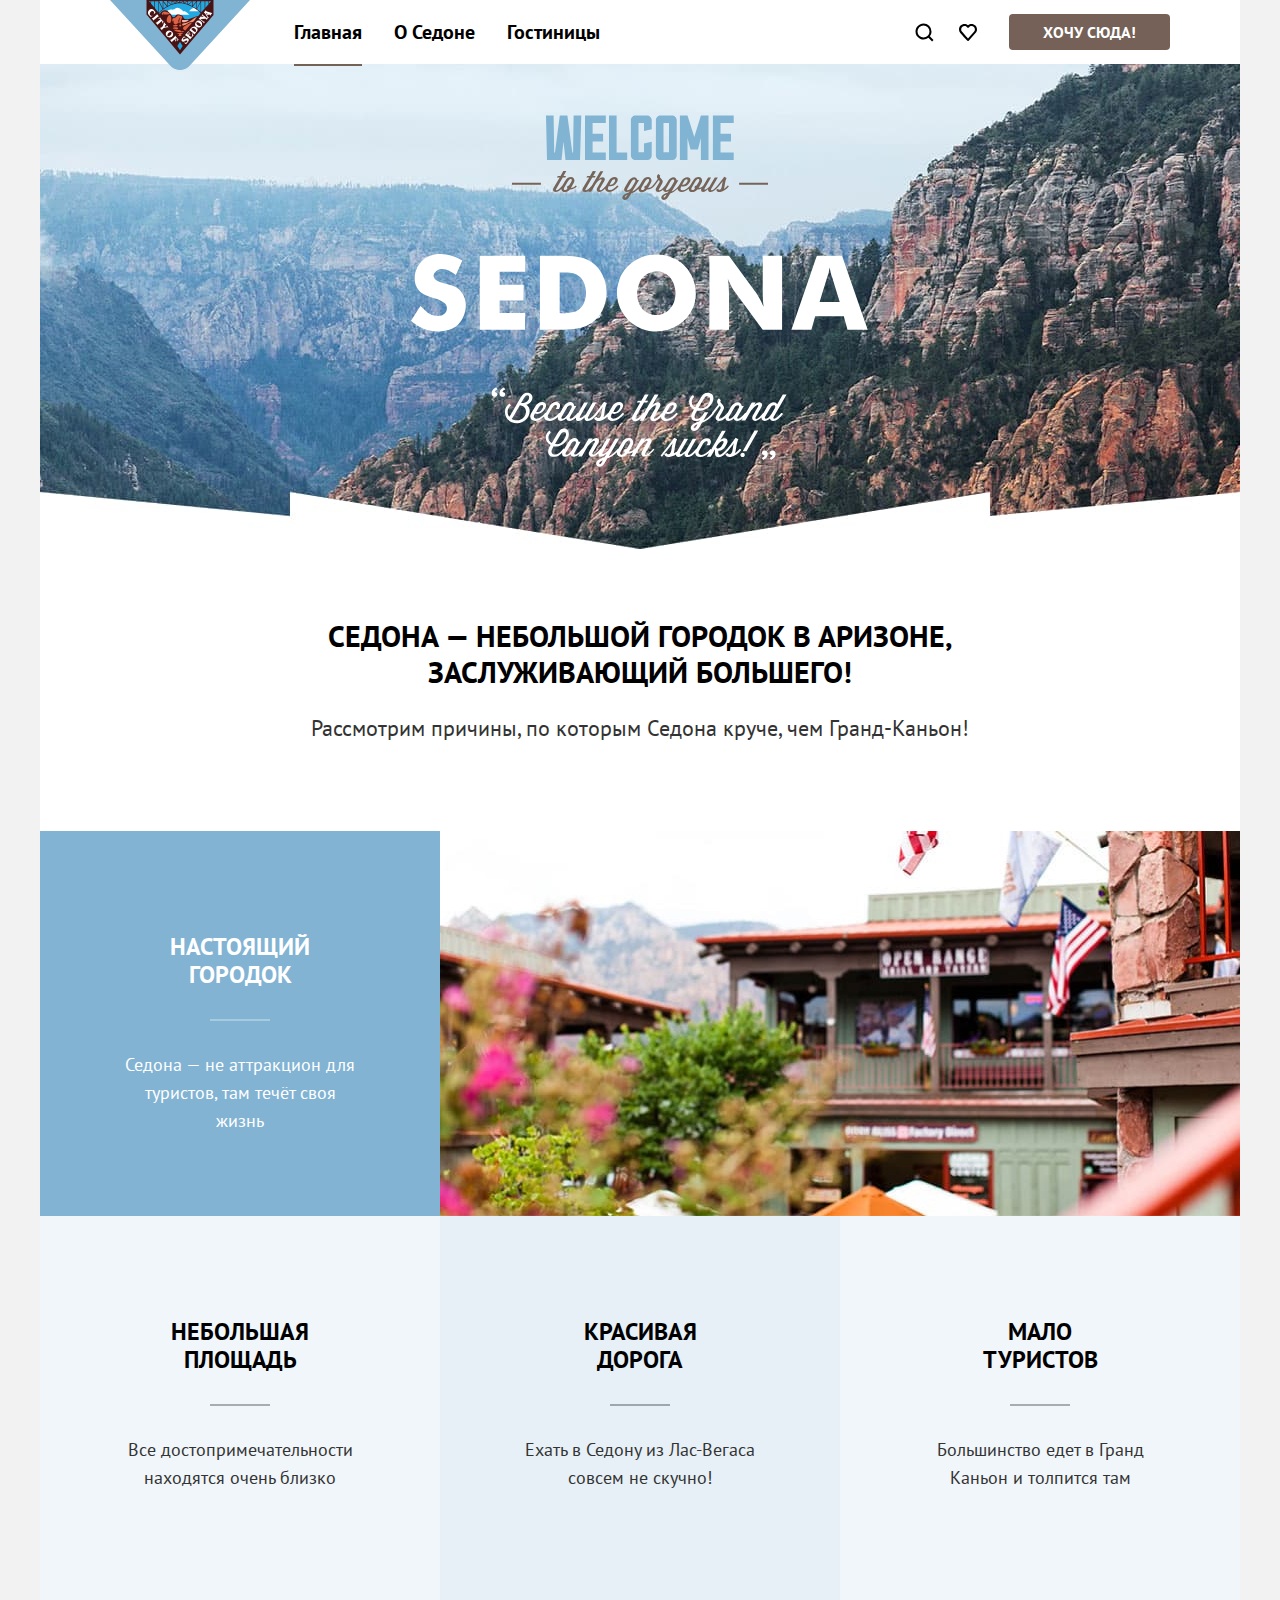
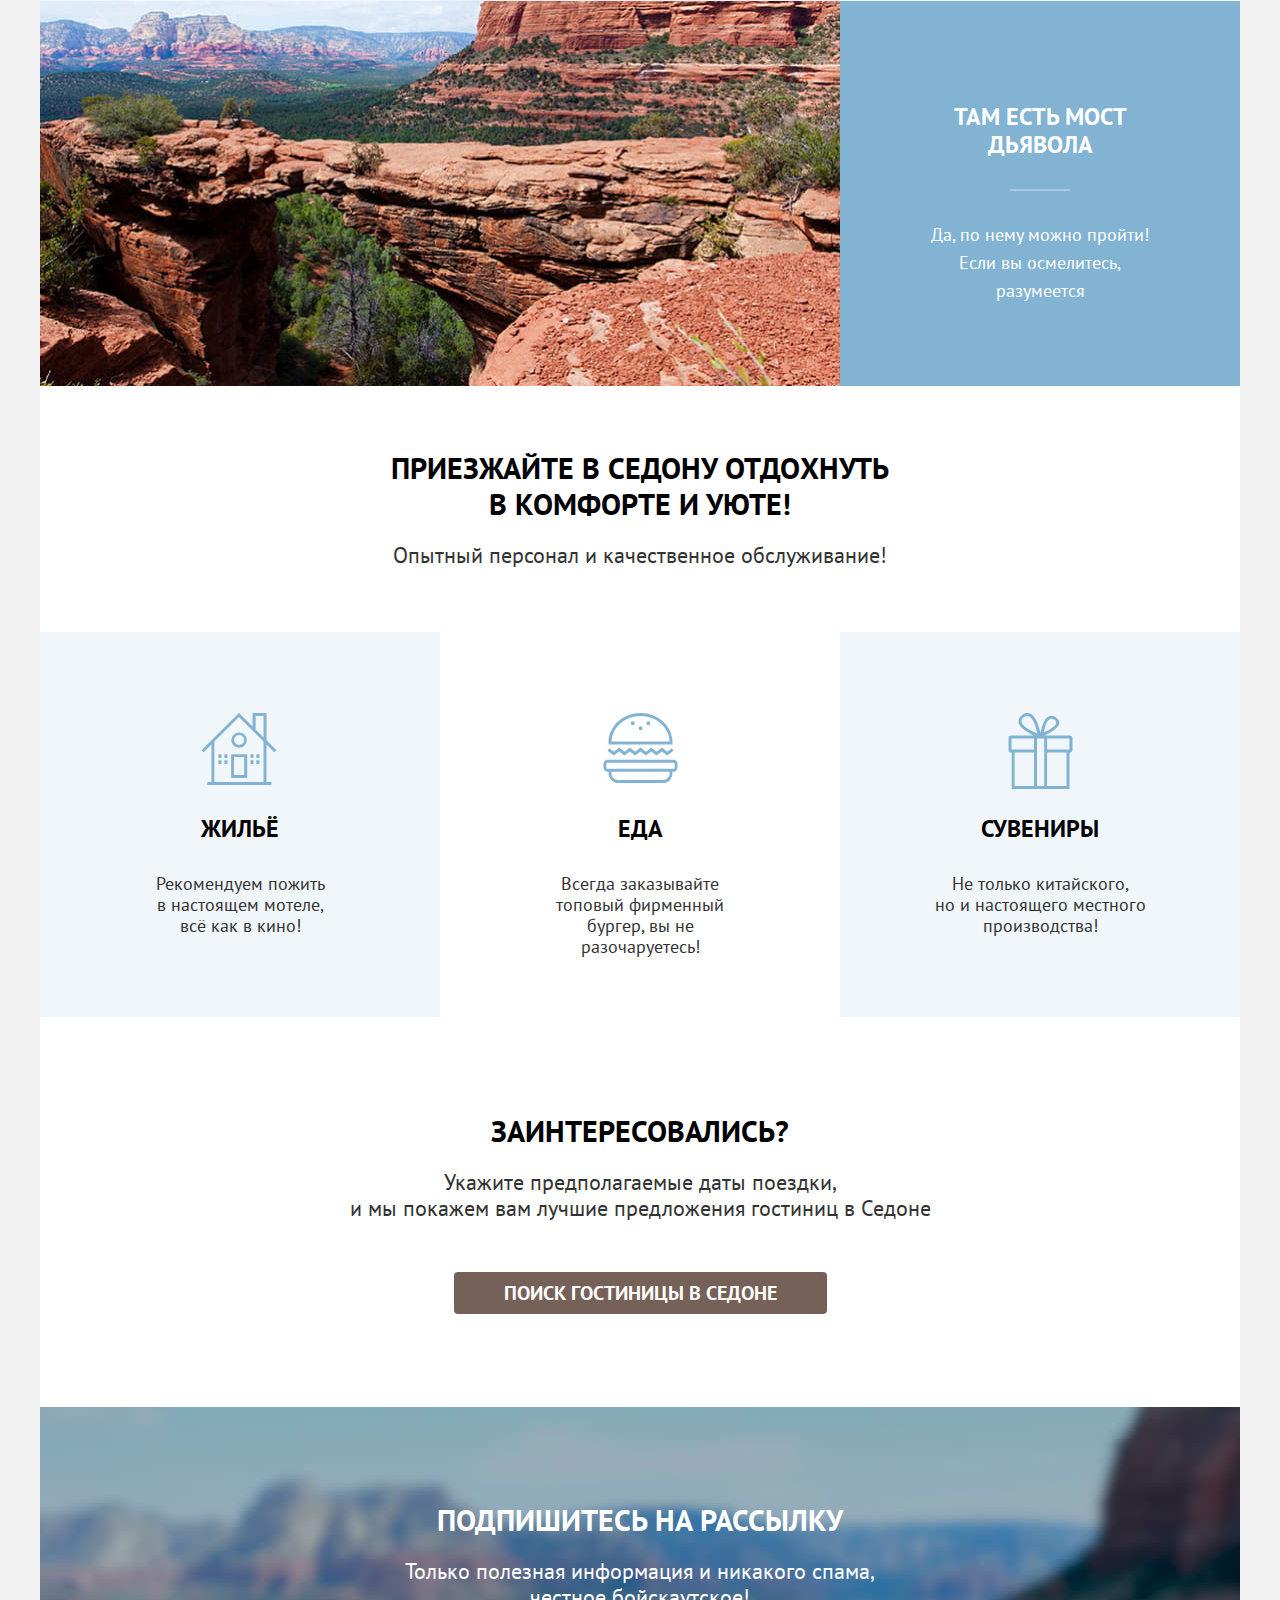
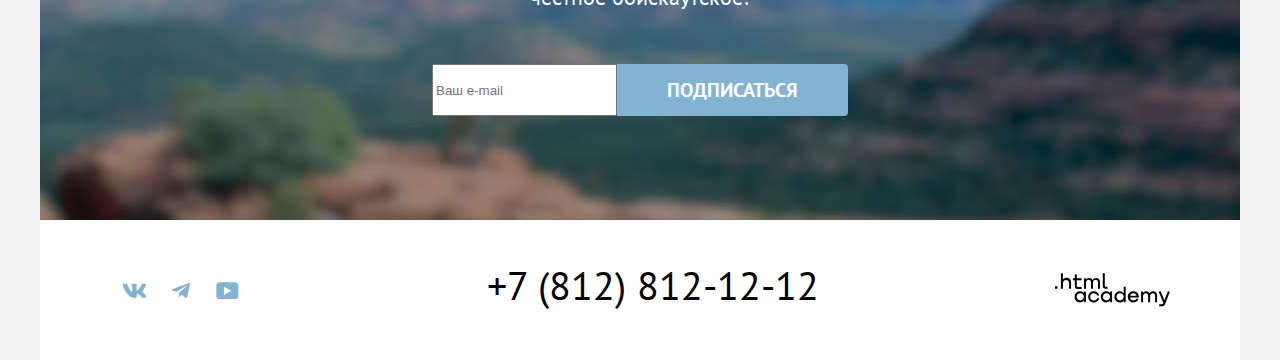
<file: index.html>
<!DOCTYPE html>
<html lang="ru">
  <head>
    <meta charset="utf-8">
    <meta name="viewport" content="width=device-width, initial-scale=1">
    <link rel="stylesheet" href="styles/styles.css">
    <link rel="icon" href="images/icons/favicon.svg" type="image/svg+xml">
    <title>Седона</title>
  </head>
  <body>
    <div class="page-wrapper">
      <header class="header">
        <a class="logo-link" href="#">
          <img class="sedona-logo" src="images/logo-sedona.svg" width="140" height="70" alt="Логотип города Седона">
        </a>
        <nav class="main-navigation">
          <ul class="list navigation-list">
            <li class="navigation-item">
              <a class="navigation-link current" href="#">Главная</a>
            </li>
            <li class="navigation-item">
              <a class="navigation-link" href="#about-section">О Седоне</a>
            </li>
            <li class="navigation-item">
              <a class="navigation-link" href="catalog.html">Гостиницы</a>
            </li>
          </ul>
        </nav>
        <ul class="list user-menu-list">
          <li class="user-menu-item">
            <a class="user-menu-link" href="#">
              <span class="visually-hidden">Поиск</span>
            </a>
          </li>
          <li class="user-menu-item">
            <a class="user-menu-link" href="#">
              <span class="visually-hidden">Избранное</span>
            </a>
          </li>
          <li class="user-menu-item">
            <button class="user-menu-button button" type="button">Хочу сюда!</button>
          </li>
        </ul>
      </header>
      <main class="main-container">
      <section class="hero centered-text">
        <h1 class="visually-hidden">Добро пожаловать в Седону!</h1>
        <img class="hero-wellcome" src="images/welcome.svg" width="458" height="352" alt="Добро пожаловать в Седону!">
      </section>
      <section class="about centered-text" id="about-section">
        <header class="section-header">
          <h2 class="section-title">Седона — небольшой городок в Аризоне,<br>
            заслуживающий большего!</h2>
            <p class="section-subtitle">Рассмотрим причины, по которым Седона круче, чем Гранд-Каньон!</p>
          </header>
          <ul class="list advantages-list">
            <li class="advantages-item bright">
              <h3 class="advantages-title">Настоящий городок</h3>
              <p class="advantages-text">Седона — не аттракцион для туристов, там течёт своя жизнь</p>
            </li>
            <li class="advantages-item image">
              <h3 class="visually-hidden">Фотография улицы в Седоне</h3>
              <img class="advantages-image" src="images/advantages-old-town.jpg" width="800" height="385" alt="Улица Седоны">
            </li>
            <li class="advantages-item dim">
              <h3 class="advantages-title">Небольшая площадь</h3>
              <p class="advantages-text">Все достопримечательности находятся очень близко</p>
            </li>
            <li class="advantages-item medium">
              <h3 class="advantages-title">Красивая дорога</h3>
              <p class="advantages-text">Ехать в Седону из Лас-Вегаса совсем не скучно!</p>
            </li>
            <li class="advantages-item dim">
              <h3 class="advantages-title">Мало туристов</h3>
              <p class="advantages-text">Большинство едет в Гранд Каньон и толпится там</p>
            </li>
            <li class="advantages-item image">
              <h3 class="visually-hidden">Фотография каньона в Седоне</h3>
              <img class="advantages-image" src="images/advantages-canyon.jpg" width="800" height="385" alt="Каньон в Седоне">
            </li>
            <li class="advantages-item bright">
              <h3 class="advantages-title">Там есть мост дьявола</h3>
              <p class="advantages-text">Да, по нему можно пройти! Если вы осмелитесь, разумеется</p>
            </li>
          </ul>
        </section>
        <section class="what-todo centered-text">
          <header class="section-header">
            <h2 class="section-title">Приезжайте в Седону отдохнуть<br> в комфорте и уюте!</h2>
            <p class="section-subtitle">Опытный персонал и качественное обслуживание!</p>
          </header>
          <ul class="list what-todo-list">
            <li class="what-todo-item">
              <h3 class="what-todo-title">Жильё</h3>
              <p class="what-todo-subtitle">Рекомендуем пожить <br>в настоящем мотеле, <br>всё как в кино!</p>
            </li>
            <li class="what-todo-item">
              <h3 class="what-todo-title">Еда</h3>
              <p class="what-todo-subtitle">Всегда заказывайте <br>топовый фирменный бургер, вы не разочаруетесь!</p>
            </li>
            <li class="what-todo-item">
              <h3 class="what-todo-title">Сувениры</h3>
              <p class="what-todo-subtitle">Не только китайского,<br> но и настоящего местного производства!</p>
            </li>
          </ul>
        </section>
        <section class="call-to-action centered-text">
          <header class="section-header">
            <h2 class="section-title">Заинтересовались?</h2>
            <p class="section-subtitle">Укажите предполагаемые даты поездки,<br> и мы покажем вам лучшие предложения гостиниц в Седоне</p>
          </header>
          <p class="call-to-action-button">
            <a class="call-to-action-link button big" href="catalog.html">ПОИСК ГОСТИНИЦЫ В СЕДОНЕ</a>
          </p>
        </section>
        <section class="email-list centered-text">
          <header class="section-header">
            <h2 class="section-title email-list-title">Подпишитесь на рассылку</h2>
            <p class="section-subtitle email-list-subtitle">Только полезная информация и никакого спама,<br> честное бойскаутское!</p>
          </header>
          <form class="email-list-form" action="https://echo.htmlacademy.ru/" method="post">
            <input class="email-input" type="email" name="email" placeholder="Ваш e-mail">
            <button class="button action big" type="submit">Подписаться</button>
          </form>
        </section>
      </main>
      <footer class="footer">
        <h2 class="visually-hidden">Дополнительная информация</h2>
        <section class="social-info">
          <h3 class="visually-hidden">Ссылки для связи в социальных сетях</h3>
          <ul class="list social-list">
            <li class="social-item">
              <a class="social-link social-link-vk" href="https://vk.com/htmlacademy">
                <svg class="social-icon" aria-hidden="true" focusable="false" xmlns="http://www.w3.org/2000/svg" width="25" height="15"><path d="M24.1164 1.8045c.166-.546 0-.948-.795-.948h-2.625c-.668 0-.976.347-1.143.73 0 0-1.335 3.196-3.226 5.272-.612.602-.89.793-1.224.793-.167 0-.418-.191-.418-.738v-5.109c0-.656-.184-.948-.74-.948h-4.128c-.417 0-.668.304-.668.593 0 .621.946.765 1.043 2.513v3.798c0 .833-.153.984-.487.984-.89 0-3.055-3.211-4.34-6.885-.249-.715-.501-1.003-1.172-1.003h-2.627c-.75 0-.9.347-.9.73 0 .682.89 4.07 4.145 8.5509 2.17 3.06 5.225 4.719 8.008 4.719 1.669 0 1.875-.368 1.875-1.003v-2.313c0-.737.158-.884.687-.884.39 0 1.057.192 2.615 1.667 1.78 1.749 2.073 2.533 3.075 2.533h2.625c.75 0 1.126-.368.91-1.096-.238-.724-1.088-1.775-2.215-3.022-.612-.71-1.53-1.475-1.809-1.858-.389-.491-.278-.71 0-1.147 0 0 3.2-4.426 3.533-5.929h.001Z" clip-rule="evenodd"/></svg>
                <span class="visually-hidden">ВКонтакте</span>
              </a>
            </li>
            <li class="social-item">
              <a class="social-link social-link-telegram" href="https://t.me/htmlacademy">
                <svg class="social-icon" aria-hidden="true" focusable="false" xmlns="http://www.w3.org/2000/svg" width="18" height="16"><path d="M16.79.96.84 7.1c-1.09.44-1.08 1.05-.2 1.32l4.1 1.28 9.47-5.98c.44-.27.85-.13.52.17l-7.68 6.93-.28 4.22c.41 0 .6-.2.83-.41l1.99-1.94 4.13 3.06c.77.42 1.31.2 1.5-.71l2.72-12.8c.28-1.1-.43-1.61-1.16-1.28Z"/></svg>
                <span class="visually-hidden">Telegram</span>
              </a>
            </li>
            <li class="social-item">
              <a class="social-link social-link-youtube" href="https://www.youtube.com/user/htmlacademyru">
                <svg class="social-icon yt" xmlns="http://www.w3.org/2000/svg" width="23" height="18" fill="none"><path d="M18.94.356H3.507C1.647.356.333 1.95.333 3.756V13.85c0 1.913 1.314 3.506 3.174 3.506H19.16c1.642 0 3.174-1.593 3.174-3.4v-10.2c-.219-1.806-1.532-3.4-3.393-3.4ZM7.995 12.894V4.819l7.333 4.037-7.333 4.038Z"/></svg>
                <span class="visually-hidden">YouTube</span>
              </a>
            </li>
          </ul>
        </section>
        <section class="contacts-info">
          <h3 class="visually-hidden">Контактная информация</h3>
          <address class="contacts">
            <a class="contacts-link" href="tel:+78128121212" target="_blank">+7 (812) 812-12-12</a>
          </address>
        </section>
        <section class="copyright-info">
          <h3 class="visually-hidden">Авторские права</h3>
          <a class="copyright-link" href="#">
            <svg class="html-logo" aria-hidden="true" focusable="false" xmlns="http://www.w3.org/2000/svg" width="115" height="34" fill="none"><path d="M0 13.256v2.6h2.5v-2.6H0ZM11.6 4.856c-1.6 0-2.8.7-3.6 1.7h-.1v-6.2h-2v15.5h2v-5.3c0-2.1 1.3-3.6 3.3-3.6 1.8 0 2.9 1.4 2.9 3.2v5.7h2v-6.1c.1-3-1.8-4.9-4.5-4.9ZM26.6 5.156h-4.8v-3.7h-2v3.8h-1.9v2h1.9v6c0 1.7 1 2.7 2.7 2.7h4.1v-2h-3.7c-.7 0-1.1-.4-1.1-1.1v-5.7h4.8v-2ZM41.1 4.956c-1.6 0-2.9.8-3.5 2.1h-.1c-.6-1.2-1.8-2.1-3.4-2.1-1.4 0-2.5.8-3.1 1.8h-.1v-1.6H29v10.6h2v-5.4c0-2 1-3.5 2.6-3.5 1.5 0 2.4 1 2.4 2.6v6.3h2v-5.6c0-2.4 1.4-3.3 2.6-3.3 1.5 0 2.4 1 2.4 2.6v6.3h2v-6.5c.1-2.5-1.4-4.3-3.9-4.3ZM47.8 13.056c0 1.7 1 2.7 2.8 2.7h2v-2h-1.7c-.7 0-1.1-.4-1.1-1.1V.356h-2v12.7ZM28.9 20.056c-.9-1.1-2.2-1.8-3.9-1.8-3.1 0-5.4 2.3-5.4 5.6s2.3 5.6 5.4 5.6c1.8 0 3-.8 3.8-1.9h.1v1.6h2v-10.6h-2v1.5Zm-3.6 7.4c-2.2 0-3.6-1.6-3.6-3.6s1.4-3.6 3.6-3.6 3.6 1.6 3.6 3.6c0 1.9-1.4 3.6-3.6 3.6ZM44.2 22.356c-.5-2.4-2.6-4.1-5.4-4.1-3.4 0-5.6 2.5-5.6 5.6 0 3.1 2.2 5.6 5.6 5.6 2.8 0 4.9-1.8 5.4-4.2h-2.1c-.4 1.3-1.7 2.3-3.3 2.3-2.2 0-3.6-1.6-3.6-3.6s1.4-3.6 3.6-3.6c1.6 0 2.8 1 3.3 2.2h2.1v-.2ZM55.1 20.056c-.9-1.1-2.2-1.8-3.9-1.8-3.1 0-5.4 2.3-5.4 5.6s2.3 5.6 5.4 5.6c1.8 0 3-.8 3.8-1.9h.1v1.6h2v-10.6h-2v1.5Zm-3.6 7.4c-2.2 0-3.6-1.6-3.6-3.6s1.4-3.6 3.6-3.6 3.6 1.6 3.6 3.6c0 1.9-1.5 3.6-3.6 3.6ZM68.7 20.156c-.9-1.1-2.2-1.9-3.9-1.9-3.1 0-5.4 2.3-5.4 5.6s2.2 5.6 5.4 5.6c1.7 0 3-.8 3.8-1.8h.1v1.5h2v-15.4h-2v6.4Zm-3.6 7.3c-2.2 0-3.6-1.6-3.6-3.6s1.4-3.6 3.6-3.6 3.6 1.6 3.6 3.6c-.1 2-1.5 3.6-3.6 3.6ZM78.3 18.256c-3.3 0-5.5 2.5-5.5 5.6 0 3 2.1 5.6 5.5 5.6 2.5 0 4.5-1.3 5.2-3.6h-2.1c-.5 1-1.6 1.6-3 1.6-1.9 0-3.3-1.3-3.4-2.9h8.8c.2-3.6-2-6.3-5.5-6.3Zm0 1.9c1.7 0 3 1 3.3 2.6h-6.5c.3-1.5 1.5-2.6 3.2-2.6ZM98.2 18.256c-1.6 0-2.9.8-3.6 2h-.1c-.6-1.2-1.8-2-3.4-2-1.4 0-2.5.7-3.1 1.8v-1.5h-1.9v10.6h2v-5.4c0-2 1-3.4 2.6-3.5 1.5 0 2.4 1 2.4 2.6v6.3h2v-5.6c0-2.4 1.4-3.3 2.6-3.3 1.5 0 2.4 1 2.4 2.6v6.3h2v-6.5c.1-2.6-1.4-4.4-3.9-4.4ZM109.4 27.356l-3.6-8.9h-2.2l4.8 11.6c-.3.9-.7 1.2-1.7 1.2h-2.5v2h2.5c1.8 0 2.8-.8 3.5-2.6l4.7-12.2h-2.1l-3.4 8.9Z"/></svg>
          </a>
        </section>
      </footer>
    </div>
  </body>
</html>
</file>
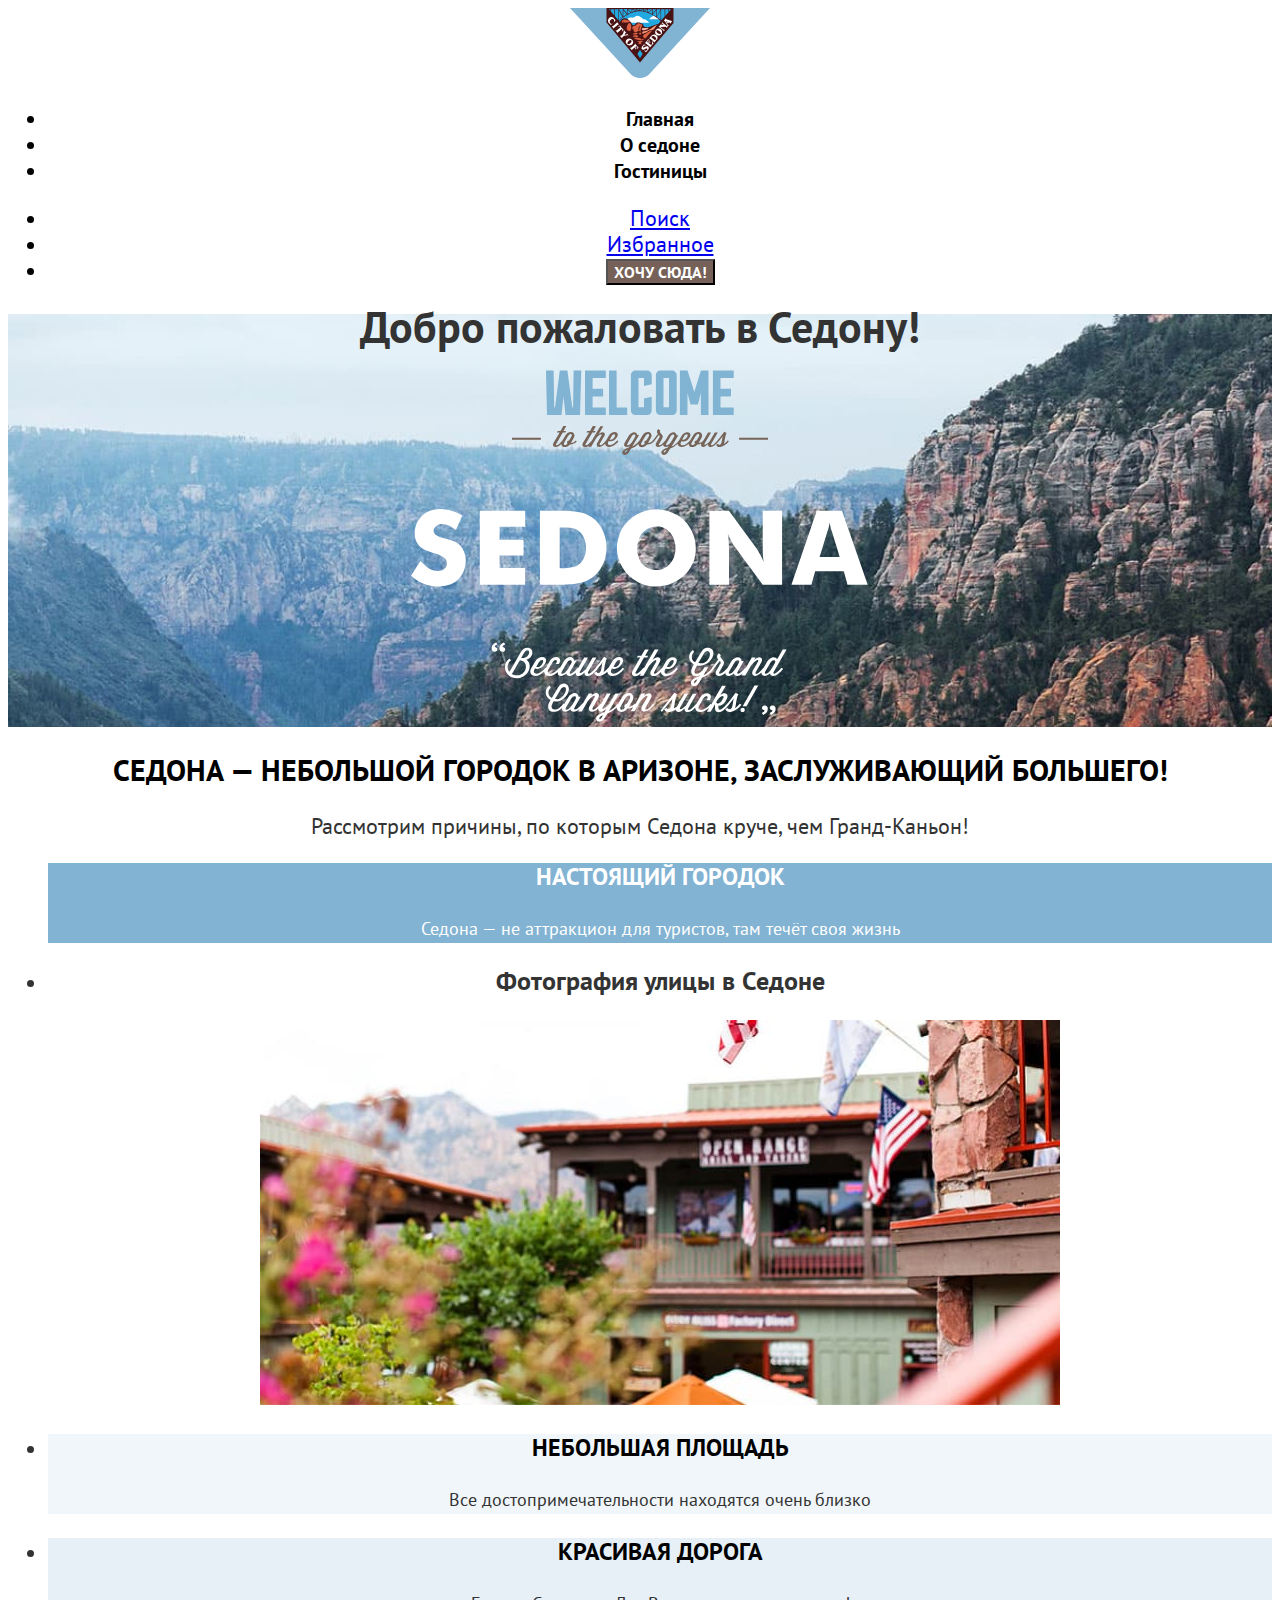
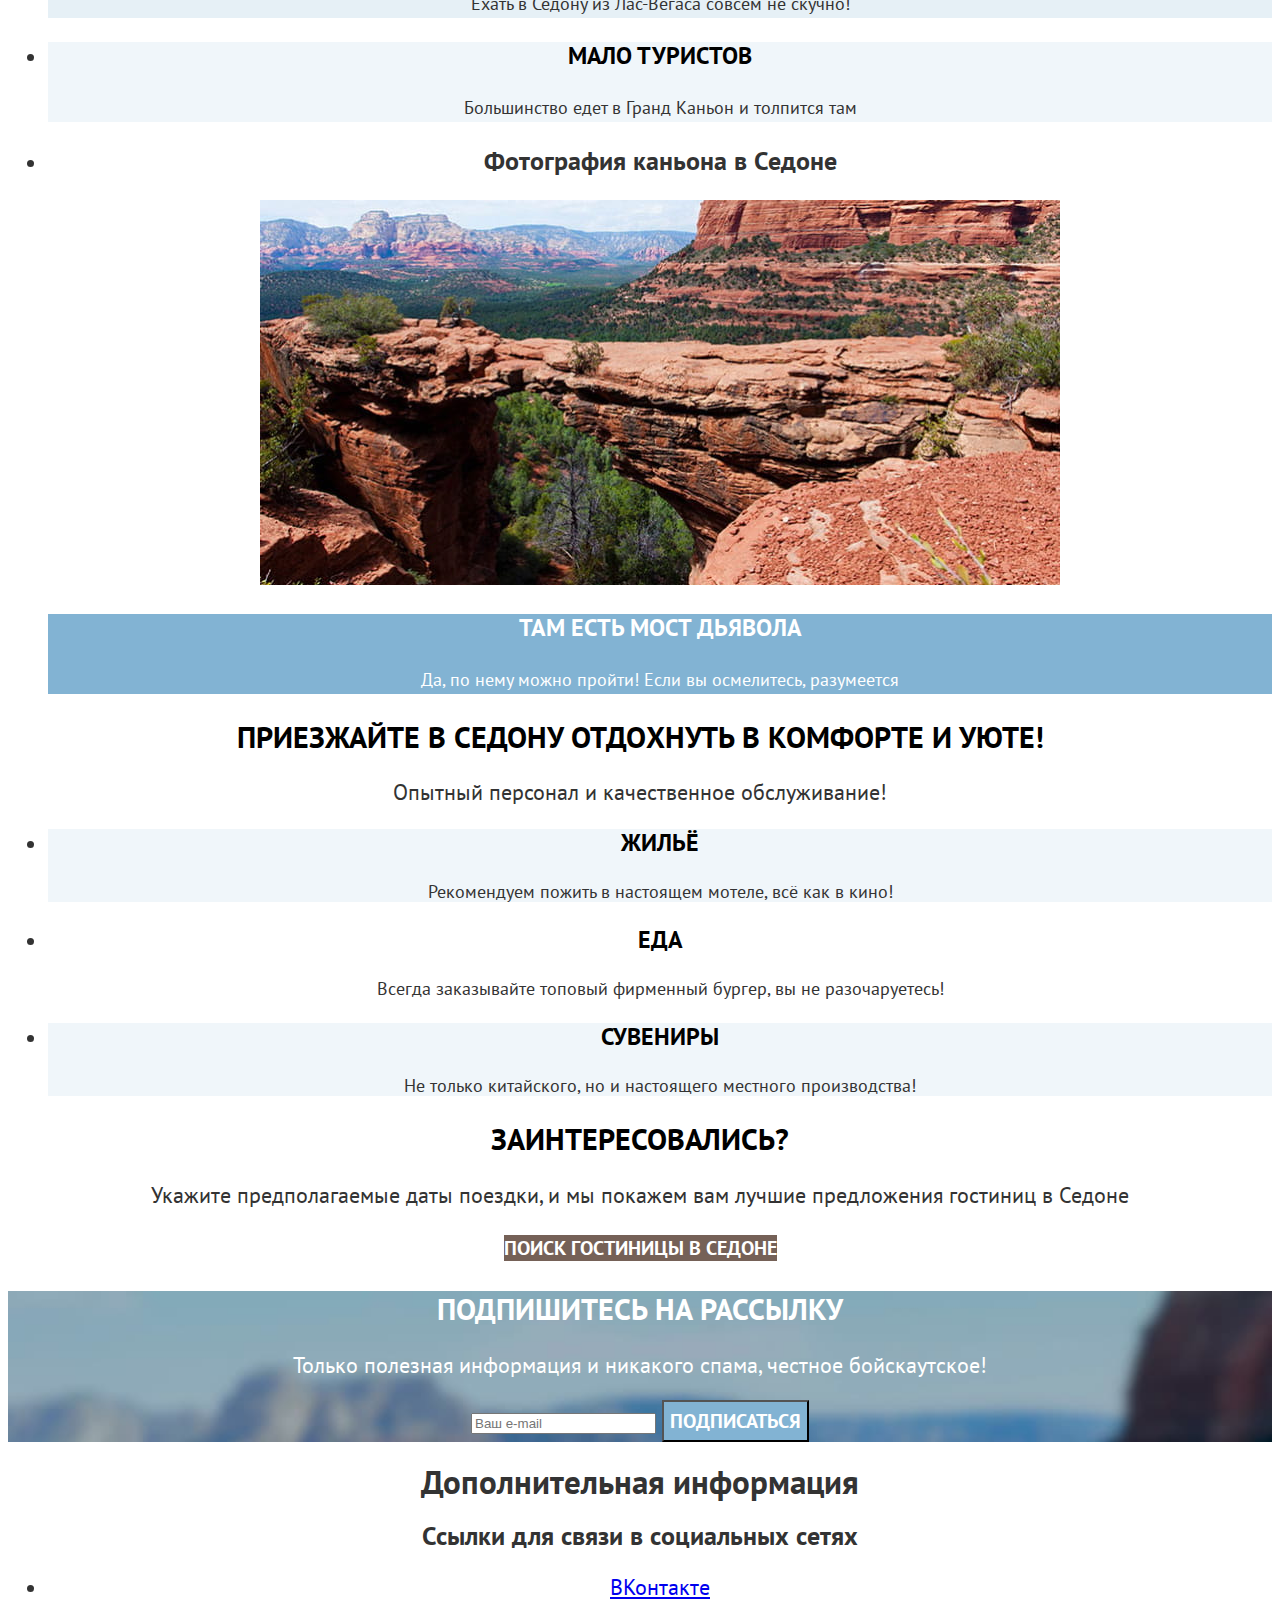
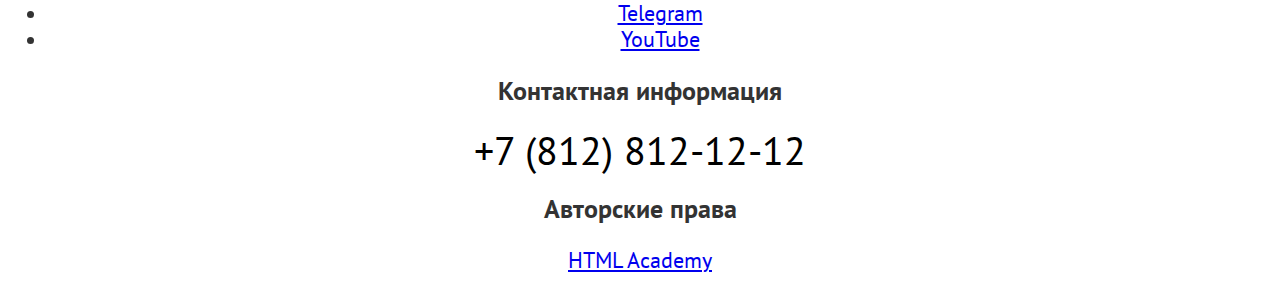
<file: 4/index.html>
<!DOCTYPE html>
<html lang="ru">
  <head>
    <meta charset="utf-8">
    <meta name="viewport" content="width=device-width, initial-scale=1">
    <link rel="stylesheet" href="styles/styles.css">
    <title>Седона</title>
    <base href="https://htmlacademy-univer-htmlcss-1.github.io/1831559-sedona-2/4/">
</head>
  <body>
    <header class="header">
      <a class="logo-link" href="#">
        <img class="sedona-logo" src="images/logo-sedona.svg" width="140" height="70" alt="Логотип города Седона">
      </a>
      <nav class="main-navigation">
        <ul class="navigation-list">
          <li class="navigation-item">
            <a class="navigation-link" href="#">Главная</a>
          </li>
          <li class="navigation-item">
            <a class="navigation-link" href="#about-section">О седоне</a>
          </li>
          <li class="navigation-item">
            <a class="navigation-link" href="catalog.html">Гостиницы</a>
          </li>
        </ul>
      </nav>
      <ul class="user-menu-list">
        <li class="user-menu-item">
          <a class="user-menu-link" href="#">
            <span class="visually-hidden">Поиск</span>
          </a>
        </li>
        <li class="user-menu-item">
          <a class="user-menu-link" href="#">
            <span class="visually-hidden">Избранное</span>
          </a>
        </li>
        <li class="user-menu-item">
          <button class="user-menu-button button" type="button">Хочу сюда!</button>
        </li>
      </ul>
    </header>
    <main>
      <section class="hero">
        <h1 class="visually-hidden">Добро пожаловать в Седону!</h1>
        <img class="hero-wellcome" src="images/welcome.svg" width="458" height="352" alt="Добро пожаловать в Седону!">
      </section>
      <section class="about" id="about-section">
        <header class="section-header">
          <h2 class="section-title">Седона — небольшой городок в Аризоне,
            заслуживающий большего!</h2>
          <p class="section-subtitle">Рассмотрим причины, по которым Седона круче, чем Гранд-Каньон!</p>
        </header>
        <ul class="advantages-list">
          <li class="advantages-item bright">
            <h3 class="advantages-title">Настоящий городок</h3>
            <p class="advantages-text">Седона — не аттракцион для туристов, там течёт своя жизнь</p>
          </li>
          <li class="advantages-item">
            <h3 class="visually-hidden">Фотография улицы в Седоне</h3>
            <img class="advantages-image" src="images/advantages-old-town.jpg" width="800" height="385" alt="Улица Седоны">
          </li>
          <li class="advantages-item dim">
            <h3 class="advantages-title">Небольшая площадь</h3>
            <p class="advantages-text">Все достопримечательности находятся очень близко</p>
          </li>
          <li class="advantages-item medium">
            <h3 class="advantages-title">Красивая дорога</h3>
            <p class="advantages-text">Ехать в Седону из Лас-Вегаса совсем не скучно!</p>
          </li>
          <li class="advantages-item dim">
            <h3 class="advantages-title">Мало туристов</h3>
            <p class="advantages-text">Большинство едет в Гранд Каньон и толпится там</p>
          </li>
          <li class="advantages-item">
            <h3 class="visually-hidden">Фотография каньона в Седоне</h3>
            <img class="advantages-image" src="images/advantages-canyon.jpg" width="800" height="385" alt="Каньон в Седоне">
          </li>
          <li class="advantages-item bright">
            <h3 class="advantages-title">Там есть мост дьявола</h3>
            <p class="advantages-text">Да, по нему можно пройти! Если вы осмелитесь, разумеется</p>
          </li>
        </ul>
      </section>
      <section class="what-todo">
        <header class="section-header">
          <h2 class="section-title">Приезжайте в Седону отдохнуть в комфорте и уюте!</h2>
          <p class="section-subtitle">Опытный персонал и качественное обслуживание!</p>
        </header>
        <ul class="what-todo-list">
          <li class="what-todo-item">
            <h3 class="what-todo-title">Жильё</h3>
            <p class="what-todo-subtitle">Рекомендуем пожить в настоящем мотеле, всё как в кино!</p>
          </li>
          <li class="what-todo-item">
            <h3 class="what-todo-title">Еда</h3>
            <p class="what-todo-subtitle">Всегда заказывайте топовый фирменный бургер, вы не разочаруетесь!</p>
          </li>
          <li class="what-todo-item">
            <h3 class="what-todo-title">Сувениры</h3>
            <p class="what-todo-subtitle">Не только китайского, но и настоящего местного производства!</p>
          </li>
        </ul>
      </section>
      <section class="call-to-action">
        <header class="section-header">
          <h2 class="section-title">Заинтересовались?</h2>
          <p class="section-subtitle">Укажите предполагаемые даты поездки, и мы покажем вам лучшие предложения гостиниц в Седоне</p>
        </header>
        <p class="call-to-action-button">
          <a class="call-to-action-link button big" href="catalog.html">ПОИСК ГОСТИНИЦЫ В СЕДОНЕ</a>
        </p>
      </section>
      <section class="email-list">
        <header class="section-header">
          <h2 class="section-title email-list-title">Подпишитесь на рассылку</h2>
          <p class="section-subtitle email-list-subtitle">Только полезная информация и никакого спама, честное бойскаутское!</p>
        </header>
        <form class="email-list-form" action="https://echo.htmlacademy.ru/" method="post">
          <input class="email-input" type="email" name="email" placeholder="Ваш e-mail">
          <button class="button action big" type="submit">Подписаться</button>
        </form>
      </section>
    </main>
    <footer class="footer">
      <h2 class="visually-hidden">Дополнительная информация</h2>
      <section class="social-info">
        <h3 class="visually-hidden">Ссылки для связи в социальных сетях</h3>
        <ul class="social-list">
          <li class="social-item">
            <a class="social-link social-link-vk" href="#">
              <span class="visually-hidden">ВКонтакте</span>
            </a>
          </li>
          <li class="social-item">
            <a class="social-link social-link-telegram" href="#">
              <span class="visually-hidden">Telegram</span>
            </a>
          </li>
          <li class="social-item">
            <a class="social-link social-link-youtube" href="#">
              <span class="visually-hidden">YouTube</span>
            </a>
          </li>
        </ul>
      </section>
      <section class="contacts-info">
        <h3 class="visually-hidden">Контактная информация</h3>
        <address class="contacts">
          <a class="contacts-link" href="tel:+78128121212" target="_blank">+7 (812) 812-12-12</a>
        </address>
      </section>
      <section class="copyright-info">
        <h3 class="visually-hidden">Авторские права</h3>
        <a class="copyright-link" href="https://htmlacademy.ru/" target="_blank">
          <span class="visually-hidden">HTML Academy</span>
        </a>
      </section>
    </footer>
  </body>
</html>
</file>
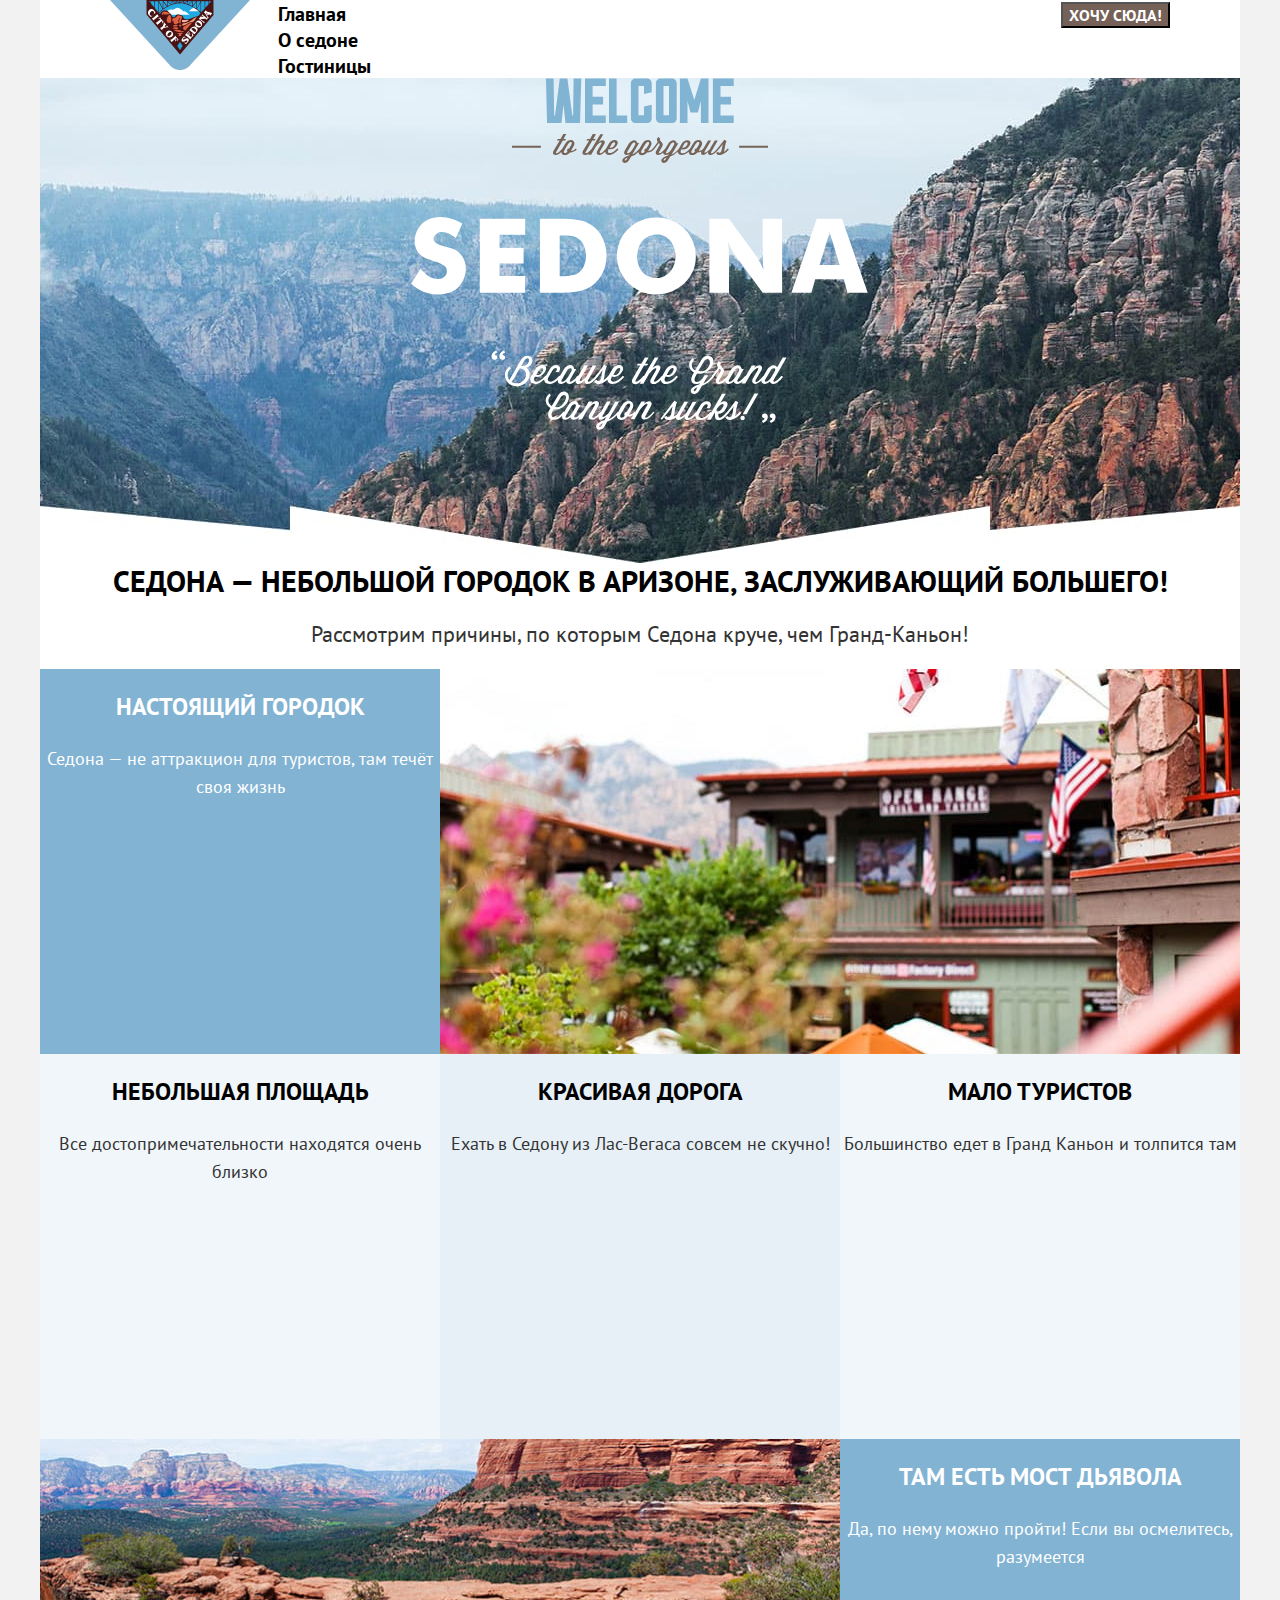
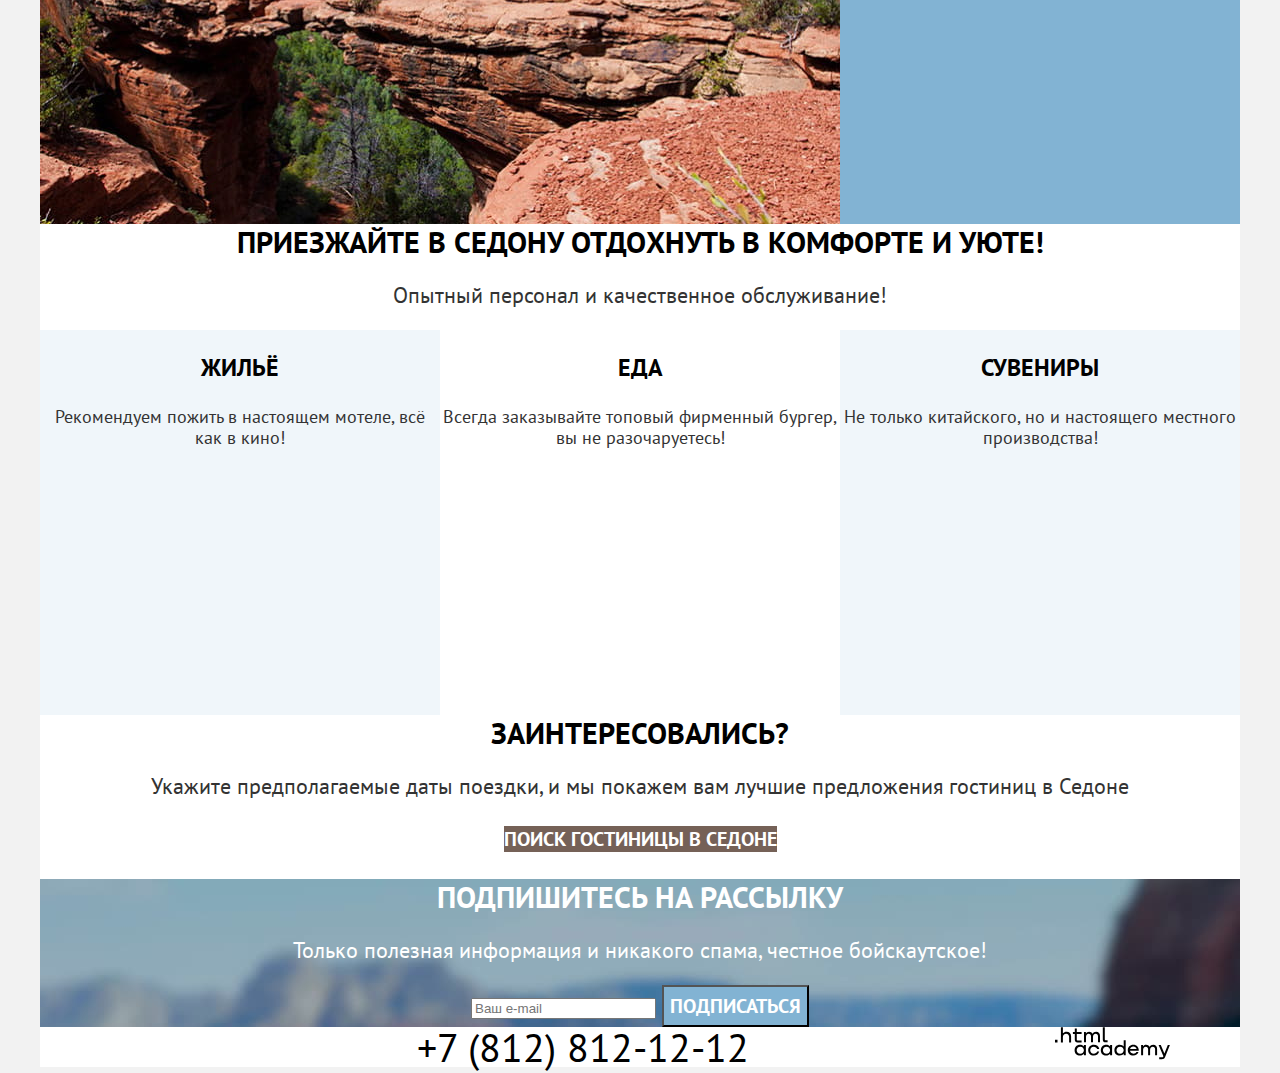
<file: 5/index.html>
<!DOCTYPE html>
<html lang="ru">
  <head>
    <meta charset="utf-8">
    <meta name="viewport" content="width=device-width, initial-scale=1">
    <link rel="stylesheet" href="styles/styles.css">
    <title>Седона</title>
    <base href="https://htmlacademy-univer-htmlcss-1.github.io/1831559-sedona-2/5/">
</head>
  <body>
    <div class="page-wrapper">
      <header class="header">
        <a class="logo-link" href="#">
          <img class="sedona-logo" src="images/logo-sedona.svg" width="140" height="70" alt="Логотип города Седона">
        </a>
        <nav class="main-navigation">
          <ul class="navigation-list">
            <li class="navigation-item">
              <a class="navigation-link" href="#">Главная</a>
            </li>
            <li class="navigation-item">
              <a class="navigation-link" href="#about-section">О седоне</a>
            </li>
            <li class="navigation-item">
              <a class="navigation-link" href="catalog.html">Гостиницы</a>
            </li>
          </ul>
        </nav>
        <ul class="user-menu-list">
          <li class="user-menu-item">
            <a class="user-menu-link" href="#">
              <span class="visually-hidden">Поиск</span>
            </a>
          </li>
          <li class="user-menu-item">
            <a class="user-menu-link" href="#">
              <span class="visually-hidden">Избранное</span>
            </a>
          </li>
          <li class="user-menu-item">
            <button class="user-menu-button button" type="button">Хочу сюда!</button>
          </li>
        </ul>
      </header>
      <main class="main-container">
        <div class="page-container">
          <section class="hero centered-text">
            <h1 class="visually-hidden">Добро пожаловать в Седону!</h1>
            <img class="hero-wellcome" src="images/welcome.svg" width="458" height="352" alt="Добро пожаловать в Седону!">
          </section>
          <section class="about centered-text" id="about-section">
            <header class="section-header">
              <h2 class="section-title">Седона — небольшой городок в Аризоне,
                заслуживающий большего!</h2>
                <p class="section-subtitle">Рассмотрим причины, по которым Седона круче, чем Гранд-Каньон!</p>
              </header>
              <ul class="advantages-list">
                <li class="advantages-item bright">
                  <h3 class="advantages-title">Настоящий городок</h3>
                  <p class="advantages-text">Седона — не аттракцион для туристов, там течёт своя жизнь</p>
                </li>
                <li class="advantages-item image">
                  <h3 class="visually-hidden">Фотография улицы в Седоне</h3>
                  <img class="advantages-image" src="images/advantages-old-town.jpg" width="800" height="385" alt="Улица Седоны">
                </li>
                <li class="advantages-item dim">
                  <h3 class="advantages-title">Небольшая площадь</h3>
                  <p class="advantages-text">Все достопримечательности находятся очень близко</p>
                </li>
                <li class="advantages-item medium">
                  <h3 class="advantages-title">Красивая дорога</h3>
                  <p class="advantages-text">Ехать в Седону из Лас-Вегаса совсем не скучно!</p>
                </li>
                <li class="advantages-item dim">
                  <h3 class="advantages-title">Мало туристов</h3>
                  <p class="advantages-text">Большинство едет в Гранд Каньон и толпится там</p>
                </li>
                <li class="advantages-item image">
                  <h3 class="visually-hidden">Фотография каньона в Седоне</h3>
                  <img class="advantages-image" src="images/advantages-canyon.jpg" width="800" height="385" alt="Каньон в Седоне">
                </li>
                <li class="advantages-item bright">
                  <h3 class="advantages-title">Там есть мост дьявола</h3>
                  <p class="advantages-text">Да, по нему можно пройти! Если вы осмелитесь, разумеется</p>
                </li>
              </ul>
            </section>
            <section class="what-todo centered-text">
              <header class="section-header">
                <h2 class="section-title">Приезжайте в Седону отдохнуть в комфорте и уюте!</h2>
                <p class="section-subtitle">Опытный персонал и качественное обслуживание!</p>
              </header>
              <ul class="what-todo-list">
                <li class="what-todo-item">
                  <h3 class="what-todo-title">Жильё</h3>
                  <p class="what-todo-subtitle">Рекомендуем пожить в настоящем мотеле, всё как в кино!</p>
                </li>
                <li class="what-todo-item">
                  <h3 class="what-todo-title">Еда</h3>
                  <p class="what-todo-subtitle">Всегда заказывайте топовый фирменный бургер, вы не разочаруетесь!</p>
                </li>
                <li class="what-todo-item">
                  <h3 class="what-todo-title">Сувениры</h3>
                  <p class="what-todo-subtitle">Не только китайского, но и настоящего местного производства!</p>
                </li>
              </ul>
            </section>
            <section class="call-to-action centered-text">
              <header class="section-header">
                <h2 class="section-title">Заинтересовались?</h2>
                <p class="section-subtitle">Укажите предполагаемые даты поездки, и мы покажем вам лучшие предложения гостиниц в Седоне</p>
              </header>
              <p class="call-to-action-button">
                <a class="call-to-action-link button big" href="catalog.html">ПОИСК ГОСТИНИЦЫ В СЕДОНЕ</a>
              </p>
            </section>
            <section class="email-list centered-text">
              <header class="section-header">
                <h2 class="section-title email-list-title">Подпишитесь на рассылку</h2>
                <p class="section-subtitle email-list-subtitle">Только полезная информация и никакого спама, честное бойскаутское!</p>
              </header>
              <form class="email-list-form" action="https://echo.htmlacademy.ru/" method="post">
                <input class="email-input" type="email" name="email" placeholder="Ваш e-mail">
                <button class="button action big" type="submit">Подписаться</button>
              </form>
            </section>
        </div>
      </main>
      <footer class="footer">
        <h2 class="visually-hidden">Дополнительная информация</h2>
        <section class="social-info">
          <h3 class="visually-hidden">Ссылки для связи в социальных сетях</h3>
          <ul class="social-list">
            <li class="social-item">
              <a class="social-link social-link-vk" href="#">
                <span class="visually-hidden">ВКонтакте</span>
              </a>
            </li>
            <li class="social-item">
              <a class="social-link social-link-telegram" href="#">
                <span class="visually-hidden">Telegram</span>
              </a>
            </li>
            <li class="social-item">
              <a class="social-link social-link-youtube" href="#">
                <span class="visually-hidden">YouTube</span>
              </a>
            </li>
          </ul>
        </section>
        <section class="contacts-info">
          <h3 class="visually-hidden">Контактная информация</h3>
          <address class="contacts">
            <a class="contacts-link" href="tel:+78128121212" target="_blank">+7 (812) 812-12-12</a>
          </address>
        </section>
        <section class="copyright-info">
          <h3 class="visually-hidden">Авторские права</h3>
          <a class="copyright-link" href="https://htmlacademy.ru/" target="_blank">
            <img src="images/logo-html-academy.svg" width="115" height="33" alt="Перейти на сайт html academy">
          </a>
        </section>
      </footer>
    </div>
  </body>
</html>
</file>
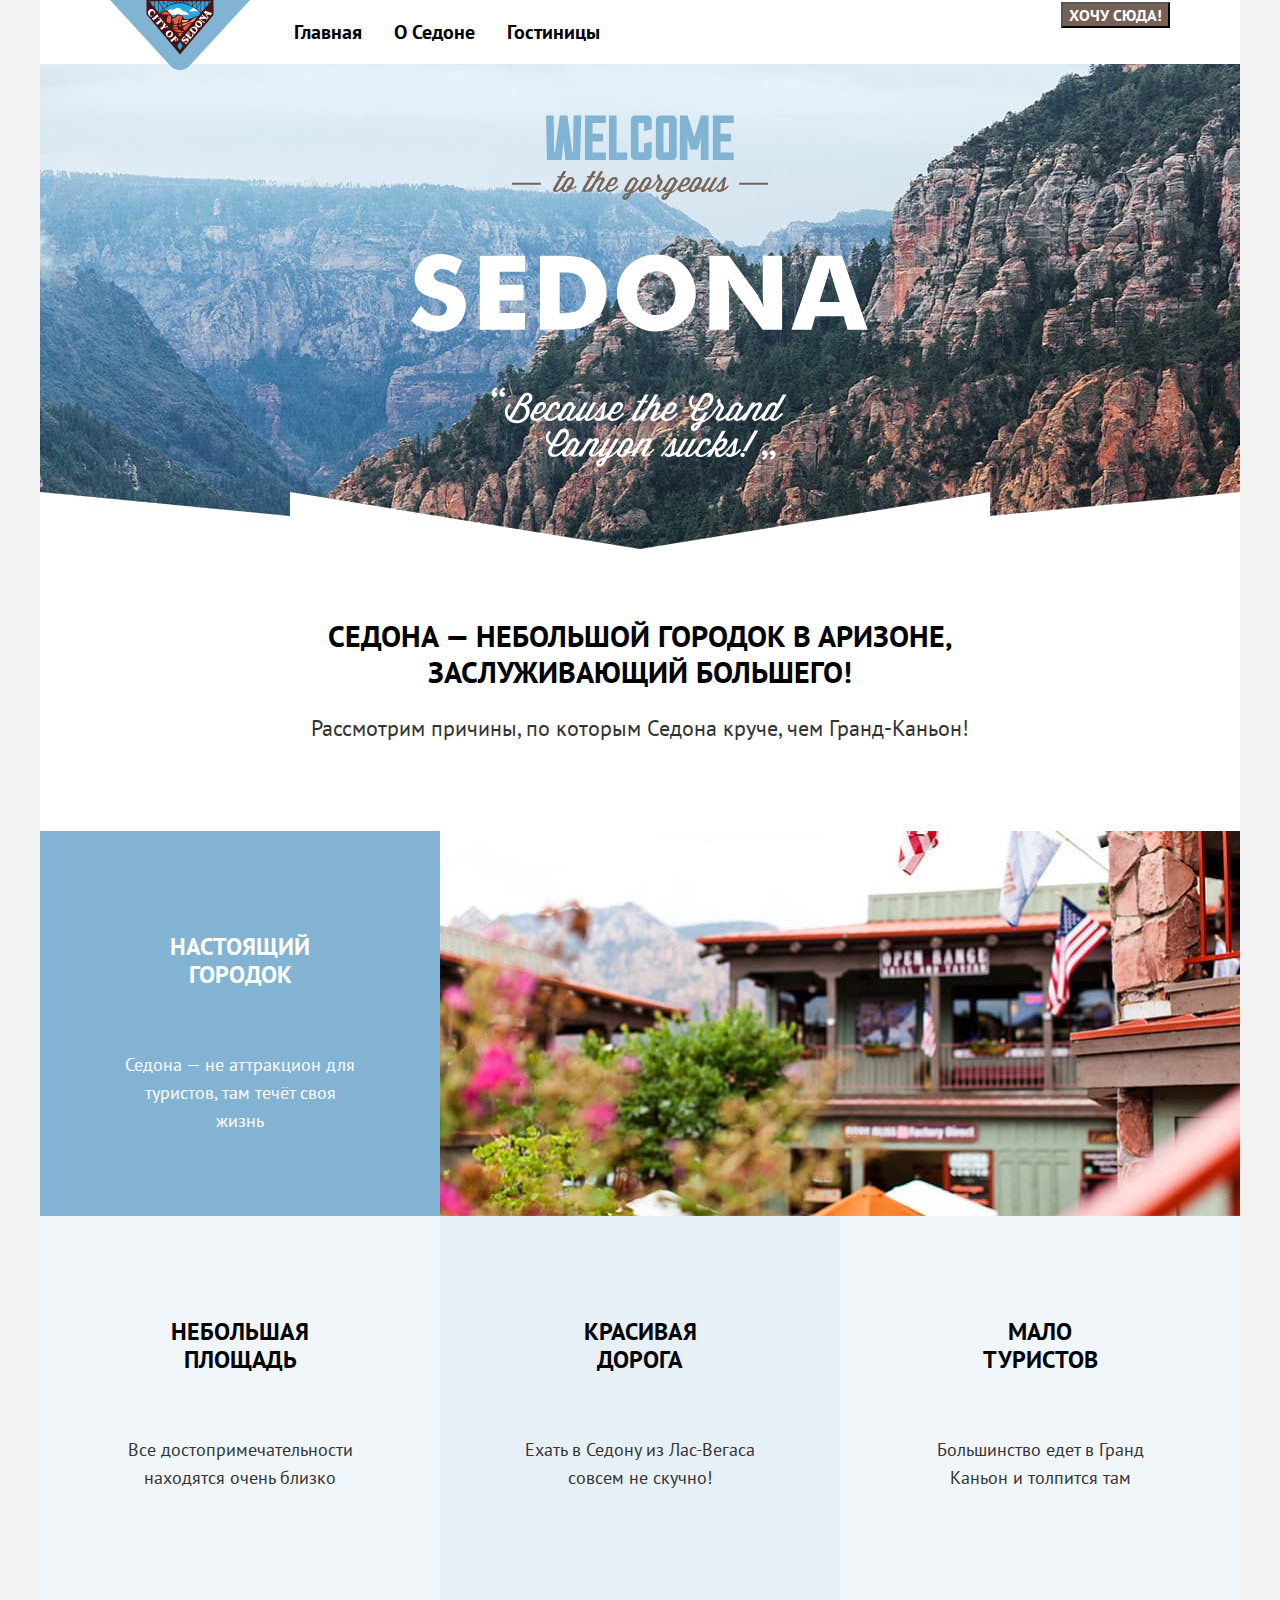
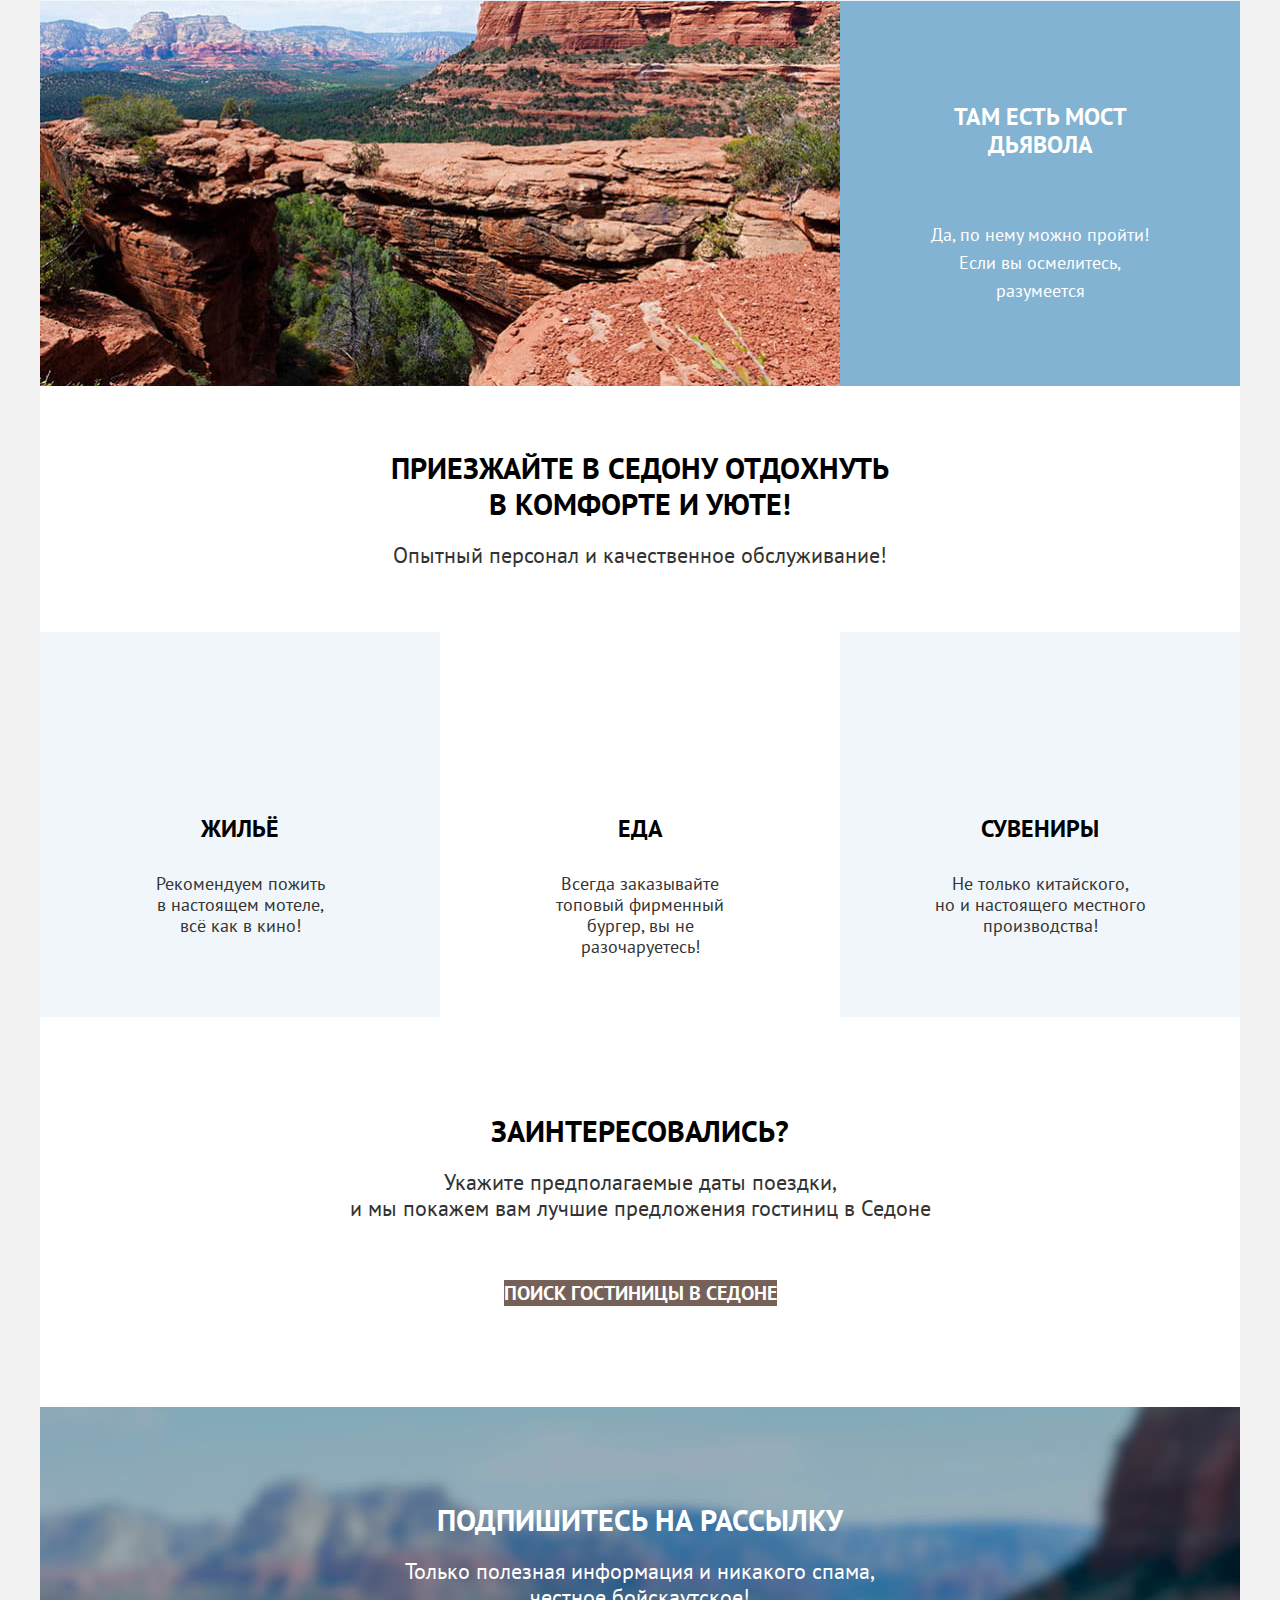
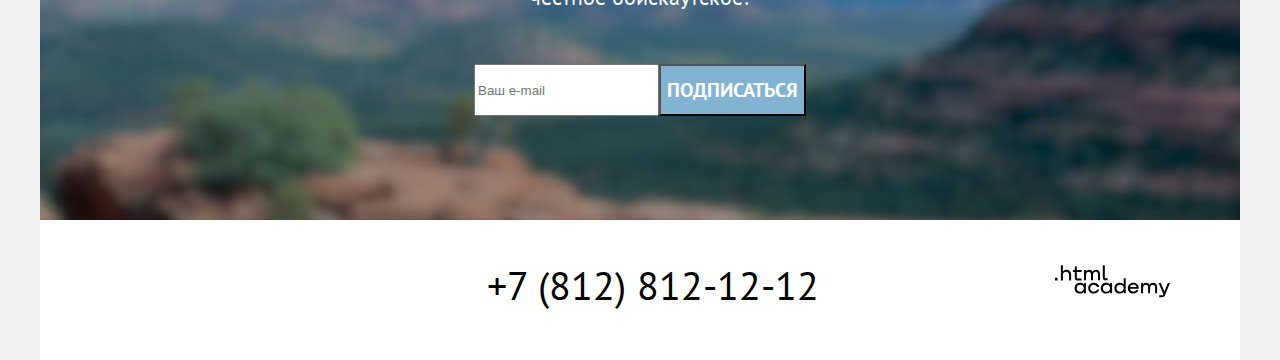
<file: 6/index.html>
<!DOCTYPE html>
<html lang="ru">
  <head>
    <meta charset="utf-8">
    <meta name="viewport" content="width=device-width, initial-scale=1">
    <link rel="stylesheet" href="styles/styles.css">
    <title>Седона</title>
    <base href="https://htmlacademy-univer-htmlcss-1.github.io/1831559-sedona-2/6/">
</head>
  <body>
    <div class="page-wrapper">
      <header class="header">
        <a class="logo-link" href="#">
          <img class="sedona-logo" src="images/logo-sedona.svg" width="140" height="70" alt="Логотип города Седона">
        </a>
        <nav class="main-navigation">
          <ul class="navigation-list">
            <li class="navigation-item">
              <a class="navigation-link" href="#">Главная</a>
            </li>
            <li class="navigation-item">
              <a class="navigation-link" href="#about-section">О Седоне</a>
            </li>
            <li class="navigation-item">
              <a class="navigation-link" href="catalog.html">Гостиницы</a>
            </li>
          </ul>
        </nav>
        <ul class="user-menu-list">
          <li class="user-menu-item">
            <a class="user-menu-link" href="#">
              <span class="visually-hidden">Поиск</span>
            </a>
          </li>
          <li class="user-menu-item">
            <a class="user-menu-link" href="#">
              <span class="visually-hidden">Избранное</span>
            </a>
          </li>
          <li class="user-menu-item">
            <button class="user-menu-button button" type="button">Хочу сюда!</button>
          </li>
        </ul>
      </header>
      <main class="main-container">
        <div class="page-container">
          <section class="hero centered-text">
            <h1 class="visually-hidden">Добро пожаловать в Седону!</h1>
            <img class="hero-wellcome" src="images/welcome.svg" width="458" height="352" alt="Добро пожаловать в Седону!">
          </section>
          <section class="about centered-text" id="about-section">
            <header class="section-header">
              <h2 class="section-title">Седона — небольшой городок в Аризоне,<br>
                заслуживающий большего!</h2>
                <p class="section-subtitle">Рассмотрим причины, по которым Седона круче, чем Гранд-Каньон!</p>
              </header>
              <ul class="advantages-list">
                <li class="advantages-item bright">
                  <h3 class="advantages-title">Настоящий городок</h3>
                  <p class="advantages-text">Седона — не аттракцион для туристов, там течёт своя жизнь</p>
                </li>
                <li class="advantages-item image">
                  <h3 class="visually-hidden">Фотография улицы в Седоне</h3>
                  <img class="advantages-image" src="images/advantages-old-town.jpg" width="800" height="385" alt="Улица Седоны">
                </li>
                <li class="advantages-item dim">
                  <h3 class="advantages-title">Небольшая площадь</h3>
                  <p class="advantages-text">Все достопримечательности находятся очень близко</p>
                </li>
                <li class="advantages-item medium">
                  <h3 class="advantages-title">Красивая дорога</h3>
                  <p class="advantages-text">Ехать в Седону из Лас-Вегаса совсем не скучно!</p>
                </li>
                <li class="advantages-item dim">
                  <h3 class="advantages-title">Мало туристов</h3>
                  <p class="advantages-text">Большинство едет в Гранд Каньон и толпится там</p>
                </li>
                <li class="advantages-item image">
                  <h3 class="visually-hidden">Фотография каньона в Седоне</h3>
                  <img class="advantages-image" src="images/advantages-canyon.jpg" width="800" height="385" alt="Каньон в Седоне">
                </li>
                <li class="advantages-item bright">
                  <h3 class="advantages-title">Там есть мост дьявола</h3>
                  <p class="advantages-text">Да, по нему можно пройти! Если вы осмелитесь, разумеется</p>
                </li>
              </ul>
            </section>
            <section class="what-todo centered-text">
              <header class="section-header">
                <h2 class="section-title">Приезжайте в Седону отдохнуть<br> в комфорте и уюте!</h2>
                <p class="section-subtitle">Опытный персонал и качественное обслуживание!</p>
              </header>
              <ul class="what-todo-list">
                <li class="what-todo-item">
                  <h3 class="what-todo-title">Жильё</h3>
                  <p class="what-todo-subtitle">Рекомендуем пожить <br>в настоящем мотеле, <br>всё как в кино!</p>
                </li>
                <li class="what-todo-item">
                  <h3 class="what-todo-title">Еда</h3>
                  <p class="what-todo-subtitle">Всегда заказывайте <br>топовый фирменный бургер, вы не разочаруетесь!</p>
                </li>
                <li class="what-todo-item">
                  <h3 class="what-todo-title">Сувениры</h3>
                  <p class="what-todo-subtitle">Не только китайского,<br> но и настоящего местного производства!</p>
                </li>
              </ul>
            </section>
            <section class="call-to-action centered-text">
              <header class="section-header">
                <h2 class="section-title">Заинтересовались?</h2>
                <p class="section-subtitle">Укажите предполагаемые даты поездки,<br> и мы покажем вам лучшие предложения гостиниц в Седоне</p>
              </header>
              <p class="call-to-action-button">
                <a class="call-to-action-link button big" href="catalog.html">ПОИСК ГОСТИНИЦЫ В СЕДОНЕ</a>
              </p>
            </section>
            <section class="email-list centered-text">
              <header class="section-header">
                <h2 class="section-title email-list-title">Подпишитесь на рассылку</h2>
                <p class="section-subtitle email-list-subtitle">Только полезная информация и никакого спама,<br> честное бойскаутское!</p>
              </header>
              <form class="email-list-form" action="https://echo.htmlacademy.ru/" method="post">
                <input class="email-input" type="email" name="email" placeholder="Ваш e-mail">
                <button class="button action big" type="submit">Подписаться</button>
              </form>
            </section>
        </div>
      </main>
      <footer class="footer">
        <h2 class="visually-hidden">Дополнительная информация</h2>
        <section class="social-info">
          <h3 class="visually-hidden">Ссылки для связи в социальных сетях</h3>
          <ul class="social-list">
            <li class="social-item">
              <a class="social-link social-link-vk" href="#">
                <span class="visually-hidden">ВКонтакте</span>
              </a>
            </li>
            <li class="social-item">
              <a class="social-link social-link-telegram" href="#">
                <span class="visually-hidden">Telegram</span>
              </a>
            </li>
            <li class="social-item">
              <a class="social-link social-link-youtube" href="#">
                <span class="visually-hidden">YouTube</span>
              </a>
            </li>
          </ul>
        </section>
        <section class="contacts-info">
          <h3 class="visually-hidden">Контактная информация</h3>
          <address class="contacts">
            <a class="contacts-link" href="tel:+78128121212" target="_blank">+7 (812) 812-12-12</a>
          </address>
        </section>
        <section class="copyright-info">
          <h3 class="visually-hidden">Авторские права</h3>
          <a class="copyright-link" href="https://htmlacademy.ru/" target="_blank">
            <img class="copyright-image" src="images/logo-html-academy.svg" width="115" height="33" alt="Перейти на сайт html academy">
          </a>
        </section>
      </footer>
    </div>
  </body>
</html>
</file>
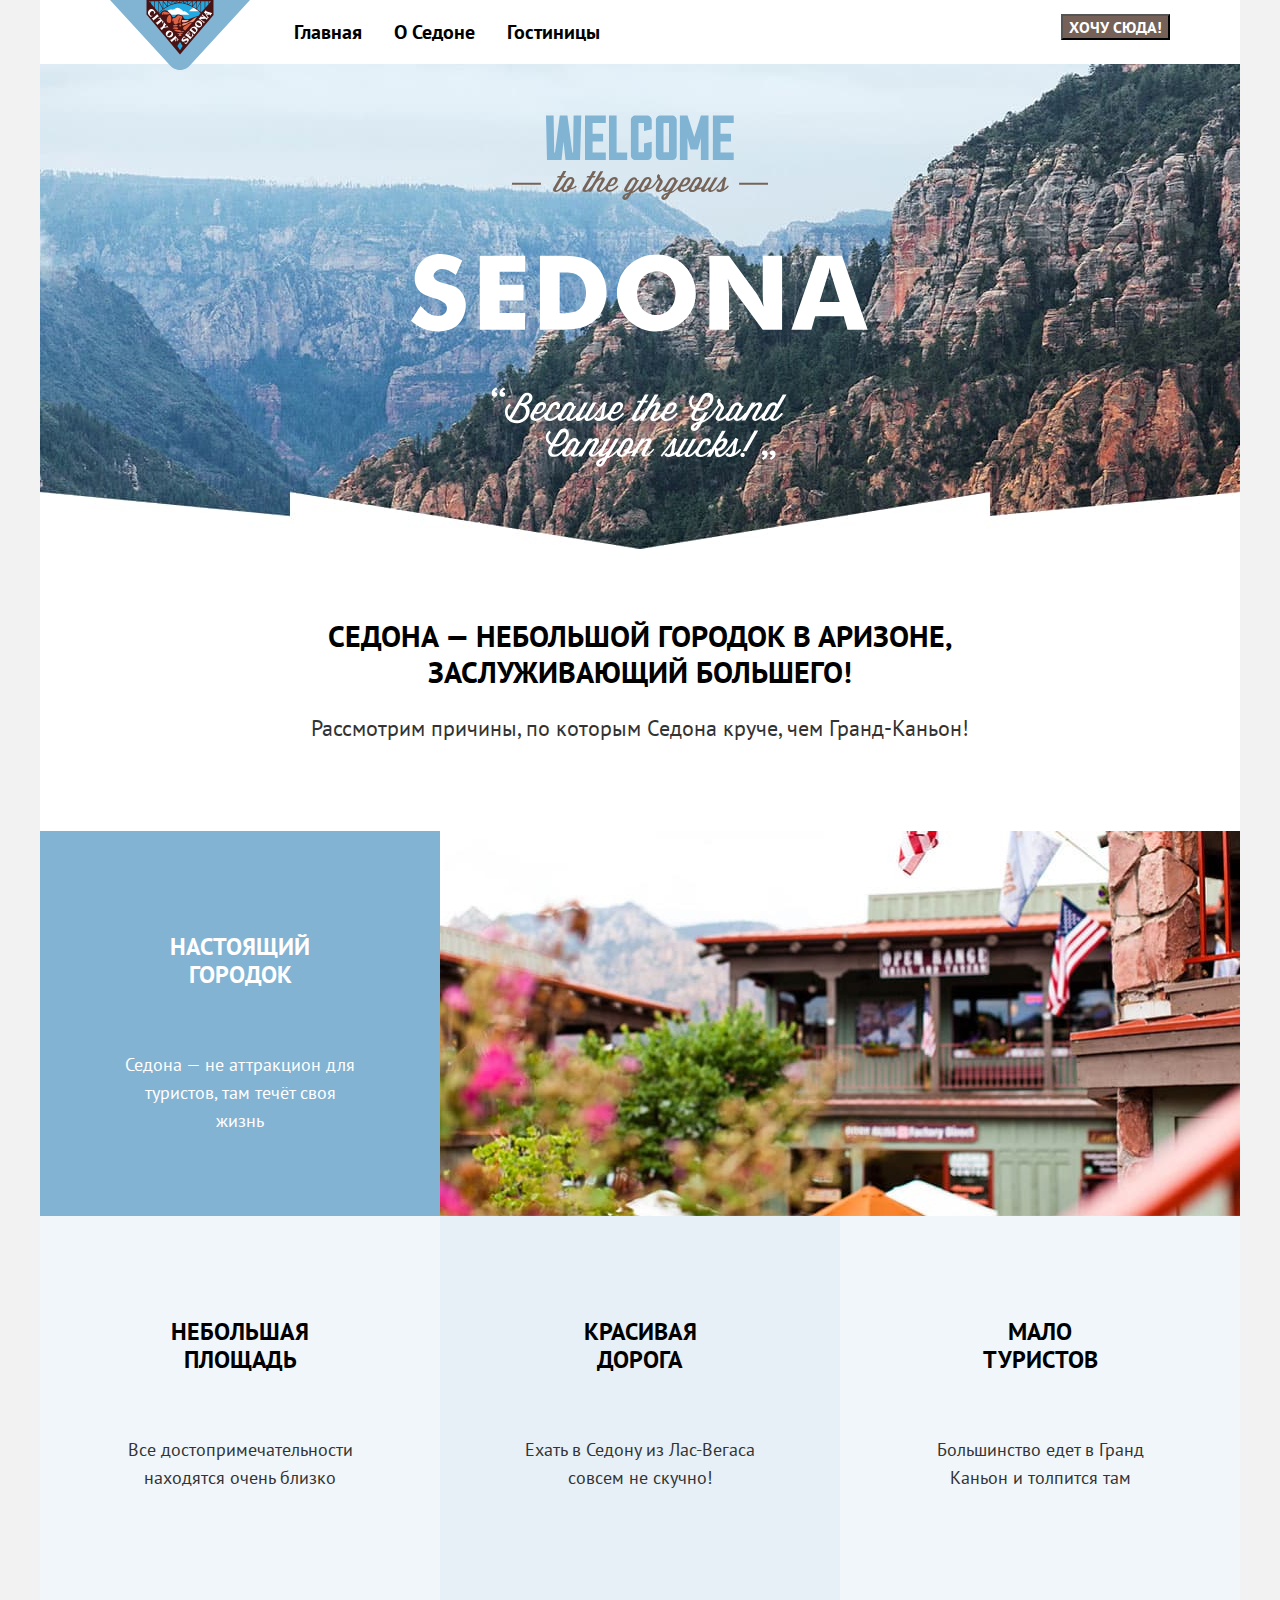
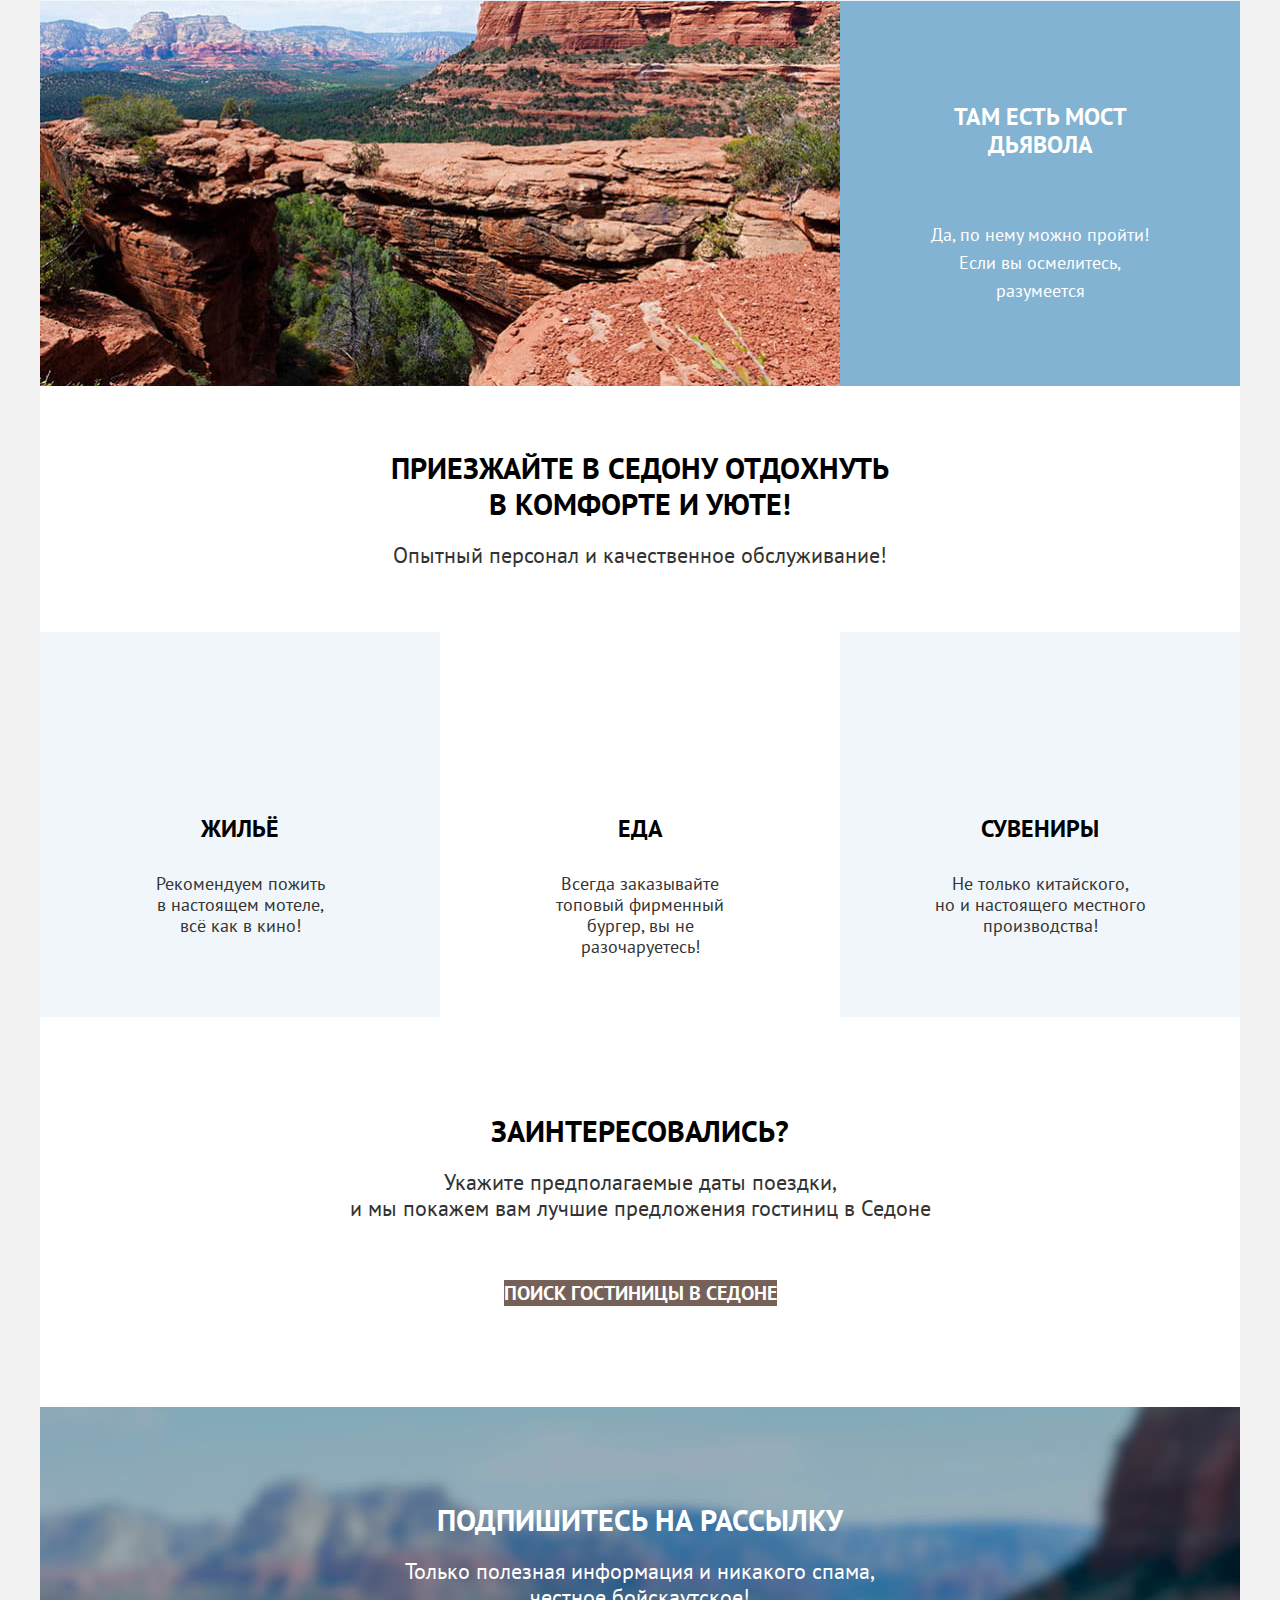
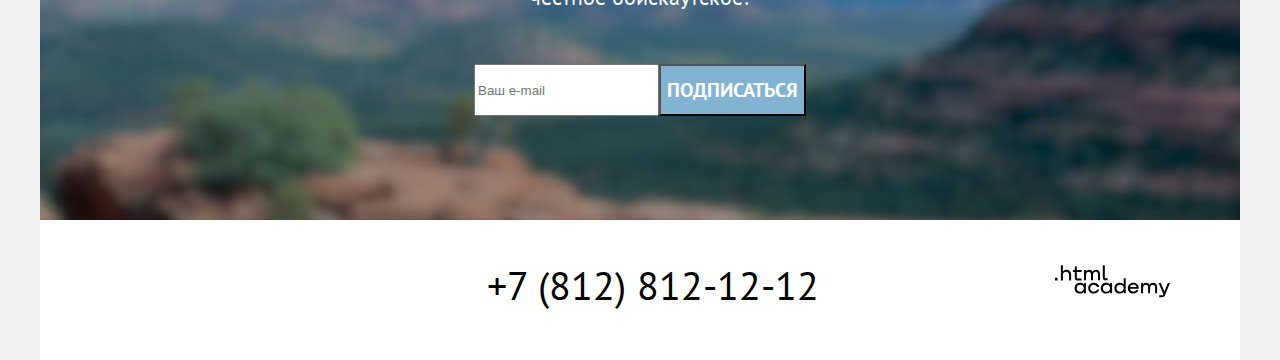
<file: 7/index.html>
<!DOCTYPE html>
<html lang="ru">
  <head>
    <meta charset="utf-8">
    <meta name="viewport" content="width=device-width, initial-scale=1">
    <link rel="stylesheet" href="styles/styles.css">
    <title>Седона</title>
    <base href="https://htmlacademy-univer-htmlcss-1.github.io/1831559-sedona-2/7/">
</head>
  <body>
    <div class="page-wrapper">
      <header class="header">
        <a class="logo-link" href="#">
          <img class="sedona-logo" src="images/logo-sedona.svg" width="140" height="70" alt="Логотип города Седона">
        </a>
        <nav class="main-navigation">
          <ul class="navigation-list">
            <li class="navigation-item">
              <a class="navigation-link" href="#">Главная</a>
            </li>
            <li class="navigation-item">
              <a class="navigation-link" href="#about-section">О Седоне</a>
            </li>
            <li class="navigation-item">
              <a class="navigation-link" href="catalog.html">Гостиницы</a>
            </li>
          </ul>
        </nav>
        <ul class="user-menu-list">
          <li class="user-menu-item">
            <a class="user-menu-link" href="#">
              <span class="visually-hidden">Поиск</span>
            </a>
          </li>
          <li class="user-menu-item">
            <a class="user-menu-link" href="#">
              <span class="visually-hidden">Избранное</span>
            </a>
          </li>
          <li class="user-menu-item">
            <button class="user-menu-button button" type="button">Хочу сюда!</button>
          </li>
        </ul>
      </header>
      <main class="main-container">
        <div class="page-container">
          <section class="hero centered-text">
            <h1 class="visually-hidden">Добро пожаловать в Седону!</h1>
            <img class="hero-wellcome" src="images/welcome.svg" width="458" height="352" alt="Добро пожаловать в Седону!">
          </section>
          <section class="about centered-text" id="about-section">
            <header class="section-header">
              <h2 class="section-title">Седона — небольшой городок в Аризоне,<br>
                заслуживающий большего!</h2>
                <p class="section-subtitle">Рассмотрим причины, по которым Седона круче, чем Гранд-Каньон!</p>
              </header>
              <ul class="advantages-list">
                <li class="advantages-item bright">
                  <h3 class="advantages-title">Настоящий городок</h3>
                  <p class="advantages-text">Седона — не аттракцион для туристов, там течёт своя жизнь</p>
                </li>
                <li class="advantages-item image">
                  <h3 class="visually-hidden">Фотография улицы в Седоне</h3>
                  <img class="advantages-image" src="images/advantages-old-town.jpg" width="800" height="385" alt="Улица Седоны">
                </li>
                <li class="advantages-item dim">
                  <h3 class="advantages-title">Небольшая площадь</h3>
                  <p class="advantages-text">Все достопримечательности находятся очень близко</p>
                </li>
                <li class="advantages-item medium">
                  <h3 class="advantages-title">Красивая дорога</h3>
                  <p class="advantages-text">Ехать в Седону из Лас-Вегаса совсем не скучно!</p>
                </li>
                <li class="advantages-item dim">
                  <h3 class="advantages-title">Мало туристов</h3>
                  <p class="advantages-text">Большинство едет в Гранд Каньон и толпится там</p>
                </li>
                <li class="advantages-item image">
                  <h3 class="visually-hidden">Фотография каньона в Седоне</h3>
                  <img class="advantages-image" src="images/advantages-canyon.jpg" width="800" height="385" alt="Каньон в Седоне">
                </li>
                <li class="advantages-item bright">
                  <h3 class="advantages-title">Там есть мост дьявола</h3>
                  <p class="advantages-text">Да, по нему можно пройти! Если вы осмелитесь, разумеется</p>
                </li>
              </ul>
            </section>
            <section class="what-todo centered-text">
              <header class="section-header">
                <h2 class="section-title">Приезжайте в Седону отдохнуть<br> в комфорте и уюте!</h2>
                <p class="section-subtitle">Опытный персонал и качественное обслуживание!</p>
              </header>
              <ul class="what-todo-list">
                <li class="what-todo-item">
                  <h3 class="what-todo-title">Жильё</h3>
                  <p class="what-todo-subtitle">Рекомендуем пожить <br>в настоящем мотеле, <br>всё как в кино!</p>
                </li>
                <li class="what-todo-item">
                  <h3 class="what-todo-title">Еда</h3>
                  <p class="what-todo-subtitle">Всегда заказывайте <br>топовый фирменный бургер, вы не разочаруетесь!</p>
                </li>
                <li class="what-todo-item">
                  <h3 class="what-todo-title">Сувениры</h3>
                  <p class="what-todo-subtitle">Не только китайского,<br> но и настоящего местного производства!</p>
                </li>
              </ul>
            </section>
            <section class="call-to-action centered-text">
              <header class="section-header">
                <h2 class="section-title">Заинтересовались?</h2>
                <p class="section-subtitle">Укажите предполагаемые даты поездки,<br> и мы покажем вам лучшие предложения гостиниц в Седоне</p>
              </header>
              <p class="call-to-action-button">
                <a class="call-to-action-link button big" href="catalog.html">ПОИСК ГОСТИНИЦЫ В СЕДОНЕ</a>
              </p>
            </section>
            <section class="email-list centered-text">
              <header class="section-header">
                <h2 class="section-title email-list-title">Подпишитесь на рассылку</h2>
                <p class="section-subtitle email-list-subtitle">Только полезная информация и никакого спама,<br> честное бойскаутское!</p>
              </header>
              <form class="email-list-form" action="https://echo.htmlacademy.ru/" method="post">
                <input class="email-input" type="email" name="email" placeholder="Ваш e-mail">
                <button class="button action big" type="submit">Подписаться</button>
              </form>
            </section>
        </div>
      </main>
      <footer class="footer">
        <h2 class="visually-hidden">Дополнительная информация</h2>
        <section class="social-info">
          <h3 class="visually-hidden">Ссылки для связи в социальных сетях</h3>
          <ul class="social-list">
            <li class="social-item">
              <a class="social-link social-link-vk" href="#">
                <span class="visually-hidden">ВКонтакте</span>
              </a>
            </li>
            <li class="social-item">
              <a class="social-link social-link-telegram" href="#">
                <span class="visually-hidden">Telegram</span>
              </a>
            </li>
            <li class="social-item">
              <a class="social-link social-link-youtube" href="#">
                <span class="visually-hidden">YouTube</span>
              </a>
            </li>
          </ul>
        </section>
        <section class="contacts-info">
          <h3 class="visually-hidden">Контактная информация</h3>
          <address class="contacts">
            <a class="contacts-link" href="tel:+78128121212" target="_blank">+7 (812) 812-12-12</a>
          </address>
        </section>
        <section class="copyright-info">
          <h3 class="visually-hidden">Авторские права</h3>
          <a class="copyright-link" href="https://htmlacademy.ru/" target="_blank">
            <img class="copyright-image" src="images/logo-html-academy.svg" width="115" height="33" alt="Перейти на сайт html academy">
          </a>
        </section>
      </footer>
    </div>
  </body>
</html>
</file>
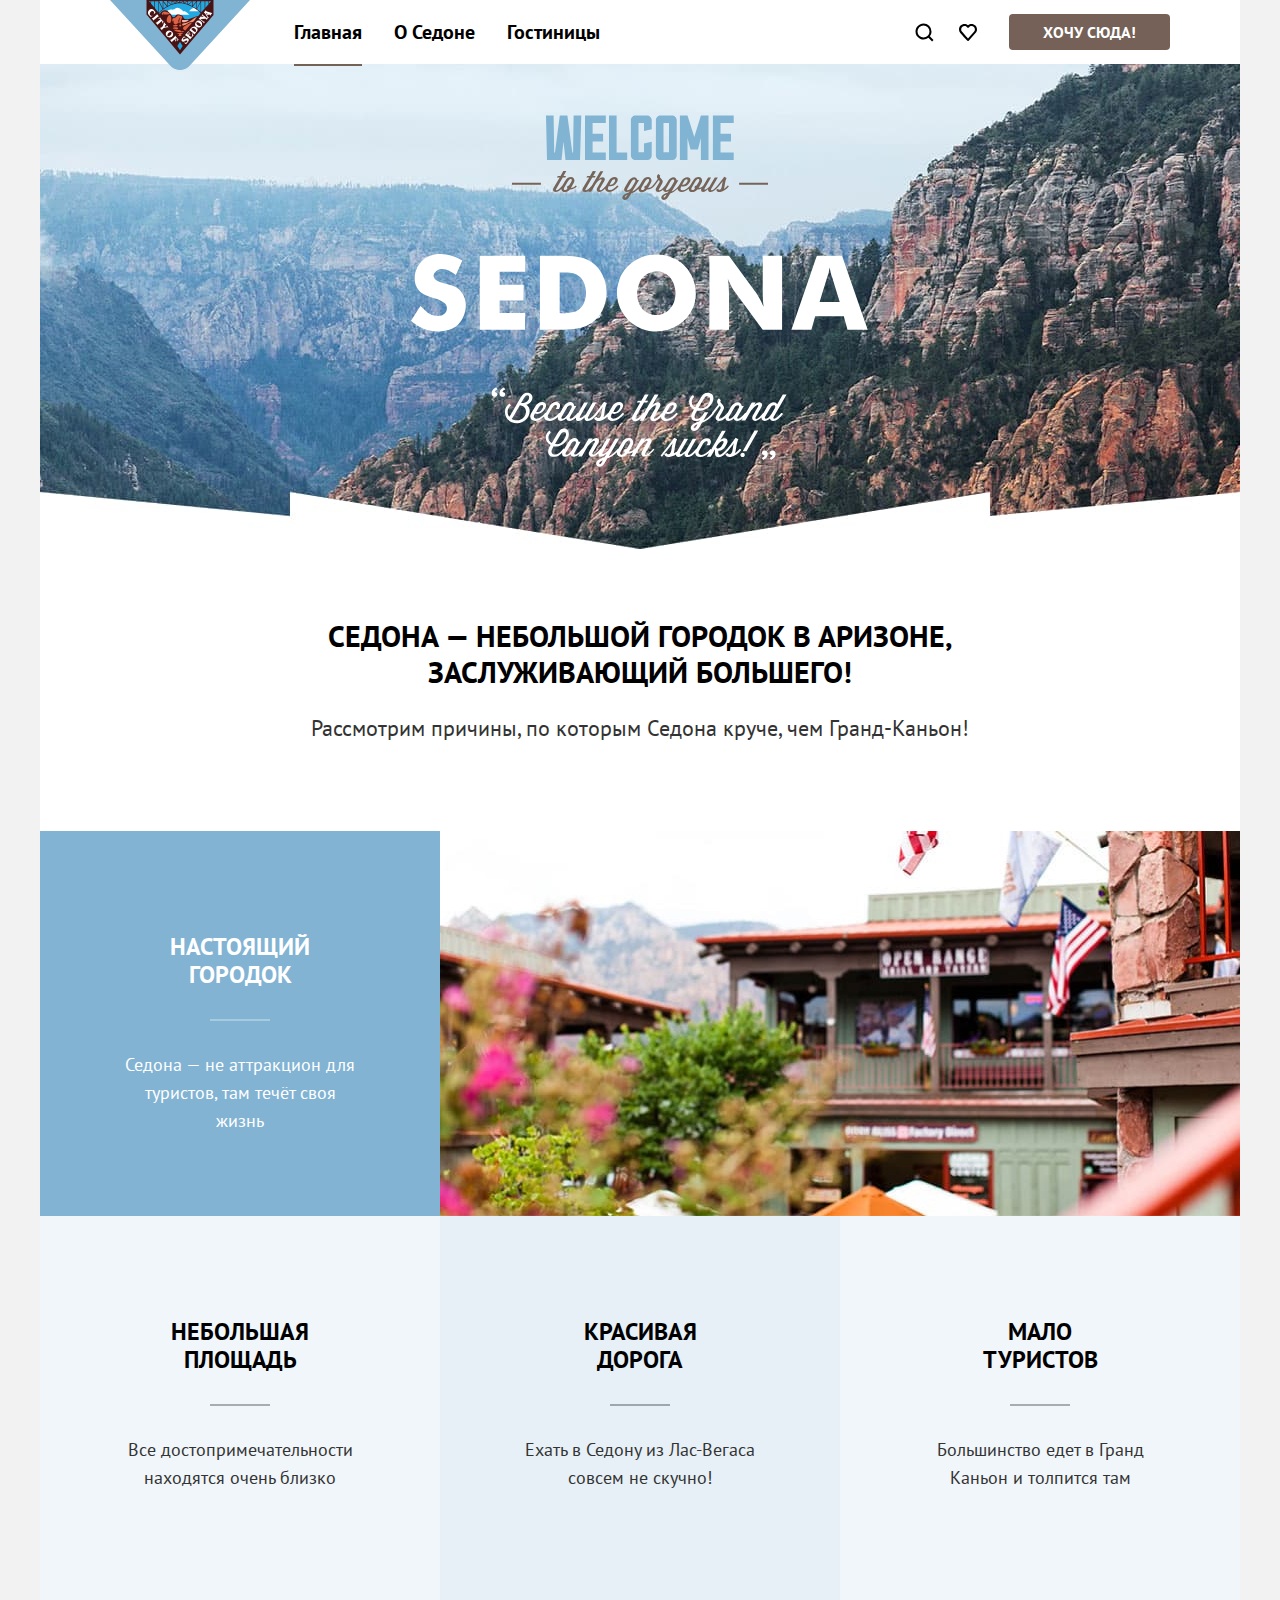
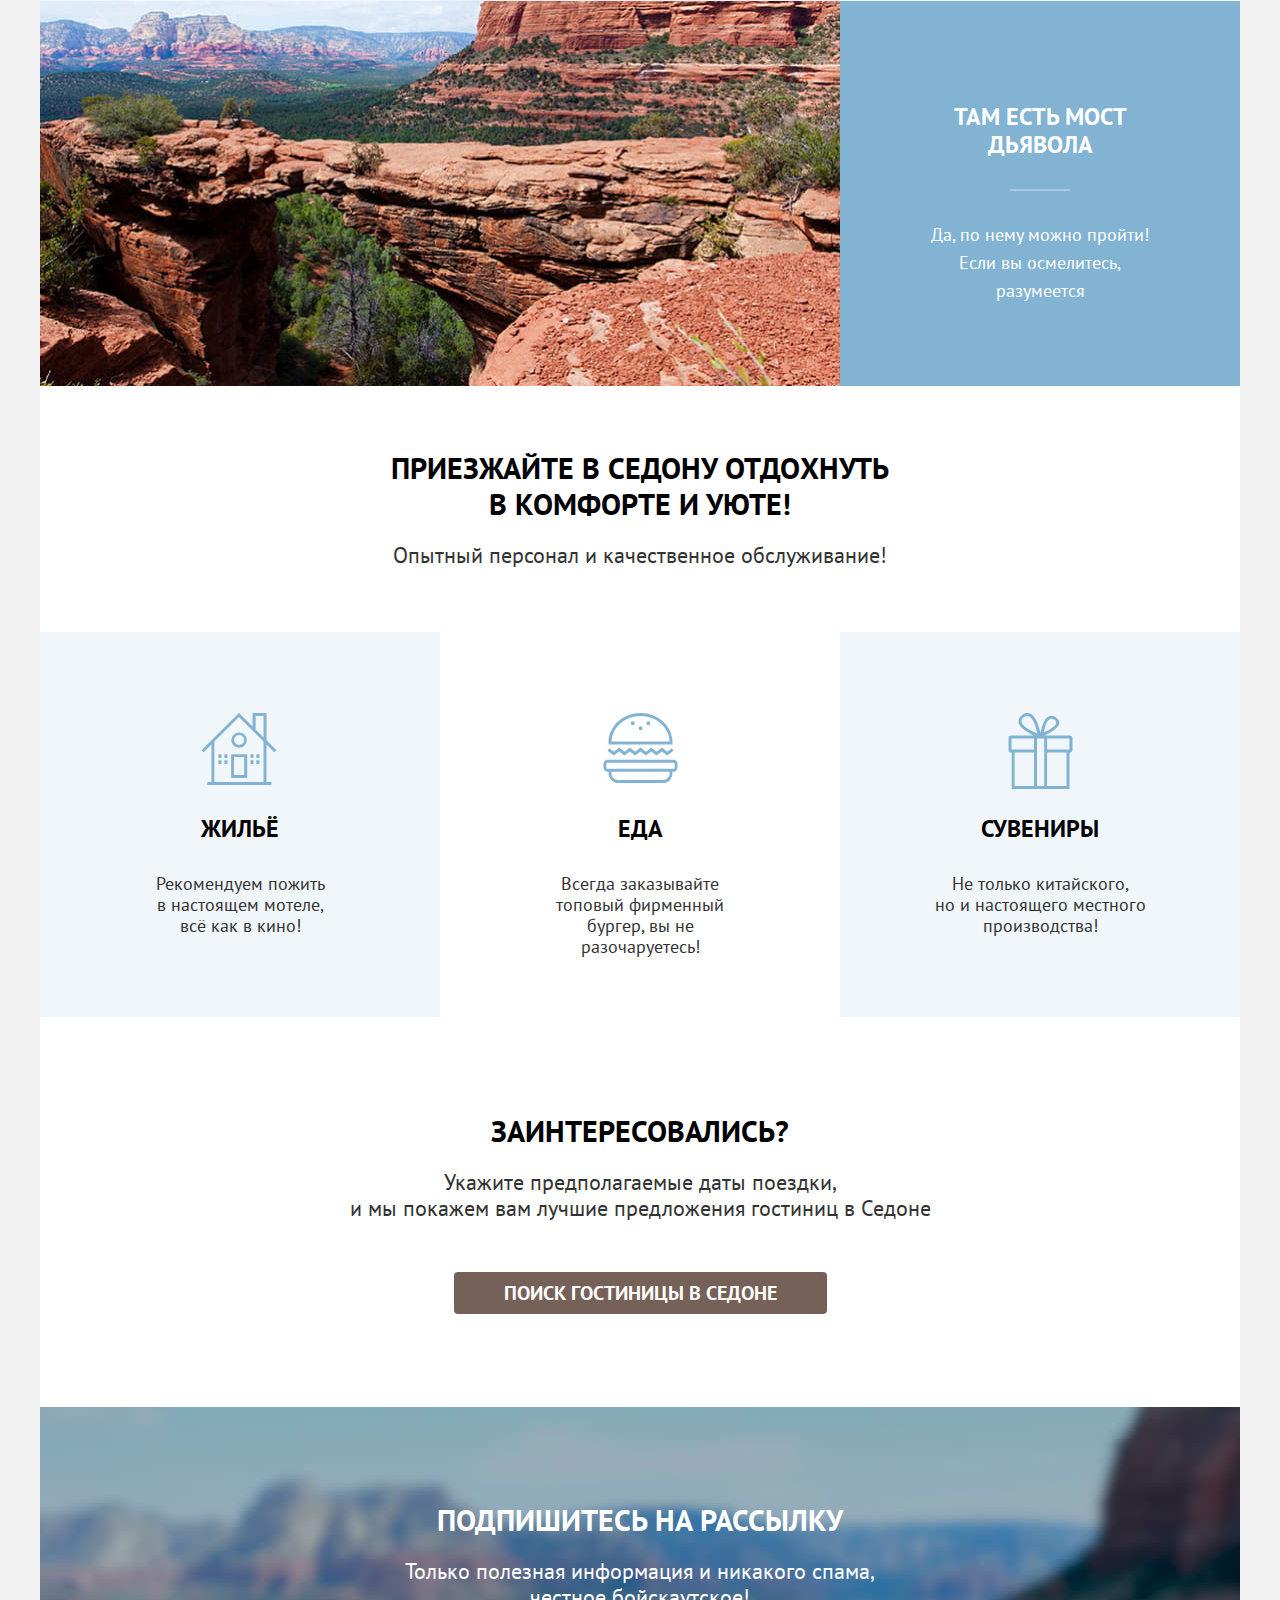
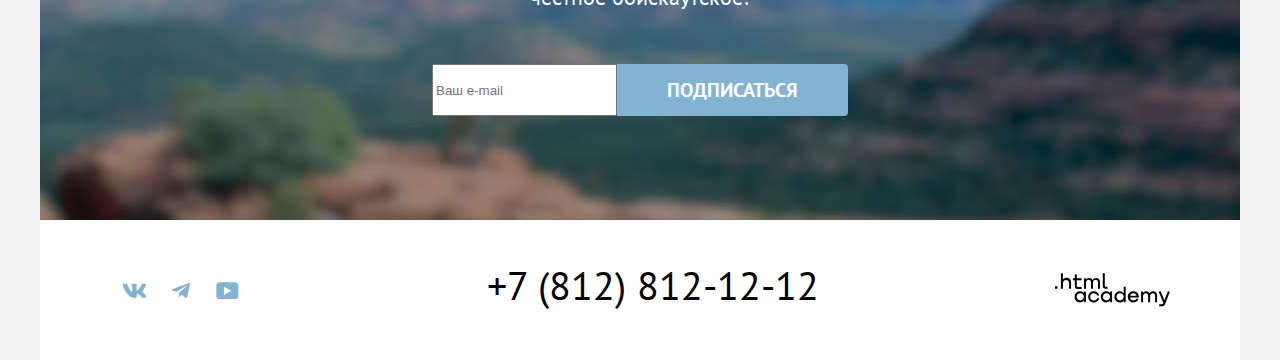
<file: 8/index.html>
<!DOCTYPE html>
<html lang="ru">
  <head>
    <meta charset="utf-8">
    <meta name="viewport" content="width=device-width, initial-scale=1">
    <link rel="stylesheet" href="styles/styles.css">
    <link rel="icon" href="images/icons/favicon.svg" type="image/svg+xml">
    <title>Седона</title>
    <base href="https://htmlacademy-univer-htmlcss-1.github.io/1831559-sedona-2/8/">
</head>
  <body>
    <div class="page-wrapper">
      <header class="header">
        <a class="logo-link" href="#">
          <img class="sedona-logo" src="images/logo-sedona.svg" width="140" height="70" alt="Логотип города Седона">
        </a>
        <nav class="main-navigation">
          <ul class="list navigation-list">
            <li class="navigation-item">
              <a class="navigation-link current" href="#">Главная</a>
            </li>
            <li class="navigation-item">
              <a class="navigation-link" href="#about-section">О Седоне</a>
            </li>
            <li class="navigation-item">
              <a class="navigation-link" href="catalog.html">Гостиницы</a>
            </li>
          </ul>
        </nav>
        <ul class="list user-menu-list">
          <li class="user-menu-item">
            <a class="user-menu-link" href="#">
              <span class="visually-hidden">Поиск</span>
            </a>
          </li>
          <li class="user-menu-item">
            <a class="user-menu-link" href="#">
              <span class="visually-hidden">Избранное</span>
            </a>
          </li>
          <li class="user-menu-item">
            <button class="user-menu-button button" type="button">Хочу сюда!</button>
          </li>
        </ul>
      </header>
      <main class="main-container">
      <section class="hero centered-text">
        <h1 class="visually-hidden">Добро пожаловать в Седону!</h1>
        <img class="hero-wellcome" src="images/welcome.svg" width="458" height="352" alt="Добро пожаловать в Седону!">
      </section>
      <section class="about centered-text" id="about-section">
        <header class="section-header">
          <h2 class="section-title">Седона — небольшой городок в Аризоне,<br>
            заслуживающий большего!</h2>
            <p class="section-subtitle">Рассмотрим причины, по которым Седона круче, чем Гранд-Каньон!</p>
          </header>
          <ul class="list advantages-list">
            <li class="advantages-item bright">
              <h3 class="advantages-title">Настоящий городок</h3>
              <p class="advantages-text">Седона — не аттракцион для туристов, там течёт своя жизнь</p>
            </li>
            <li class="advantages-item image">
              <h3 class="visually-hidden">Фотография улицы в Седоне</h3>
              <img class="advantages-image" src="images/advantages-old-town.jpg" width="800" height="385" alt="Улица Седоны">
            </li>
            <li class="advantages-item dim">
              <h3 class="advantages-title">Небольшая площадь</h3>
              <p class="advantages-text">Все достопримечательности находятся очень близко</p>
            </li>
            <li class="advantages-item medium">
              <h3 class="advantages-title">Красивая дорога</h3>
              <p class="advantages-text">Ехать в Седону из Лас-Вегаса совсем не скучно!</p>
            </li>
            <li class="advantages-item dim">
              <h3 class="advantages-title">Мало туристов</h3>
              <p class="advantages-text">Большинство едет в Гранд Каньон и толпится там</p>
            </li>
            <li class="advantages-item image">
              <h3 class="visually-hidden">Фотография каньона в Седоне</h3>
              <img class="advantages-image" src="images/advantages-canyon.jpg" width="800" height="385" alt="Каньон в Седоне">
            </li>
            <li class="advantages-item bright">
              <h3 class="advantages-title">Там есть мост дьявола</h3>
              <p class="advantages-text">Да, по нему можно пройти! Если вы осмелитесь, разумеется</p>
            </li>
          </ul>
        </section>
        <section class="what-todo centered-text">
          <header class="section-header">
            <h2 class="section-title">Приезжайте в Седону отдохнуть<br> в комфорте и уюте!</h2>
            <p class="section-subtitle">Опытный персонал и качественное обслуживание!</p>
          </header>
          <ul class="list what-todo-list">
            <li class="what-todo-item">
              <h3 class="what-todo-title">Жильё</h3>
              <p class="what-todo-subtitle">Рекомендуем пожить <br>в настоящем мотеле, <br>всё как в кино!</p>
            </li>
            <li class="what-todo-item">
              <h3 class="what-todo-title">Еда</h3>
              <p class="what-todo-subtitle">Всегда заказывайте <br>топовый фирменный бургер, вы не разочаруетесь!</p>
            </li>
            <li class="what-todo-item">
              <h3 class="what-todo-title">Сувениры</h3>
              <p class="what-todo-subtitle">Не только китайского,<br> но и настоящего местного производства!</p>
            </li>
          </ul>
        </section>
        <section class="call-to-action centered-text">
          <header class="section-header">
            <h2 class="section-title">Заинтересовались?</h2>
            <p class="section-subtitle">Укажите предполагаемые даты поездки,<br> и мы покажем вам лучшие предложения гостиниц в Седоне</p>
          </header>
          <p class="call-to-action-button">
            <a class="call-to-action-link button big" href="catalog.html">ПОИСК ГОСТИНИЦЫ В СЕДОНЕ</a>
          </p>
        </section>
        <section class="email-list centered-text">
          <header class="section-header">
            <h2 class="section-title email-list-title">Подпишитесь на рассылку</h2>
            <p class="section-subtitle email-list-subtitle">Только полезная информация и никакого спама,<br> честное бойскаутское!</p>
          </header>
          <form class="email-list-form" action="https://echo.htmlacademy.ru/" method="post">
            <input class="email-input" type="email" name="email" placeholder="Ваш e-mail">
            <button class="button action big" type="submit">Подписаться</button>
          </form>
        </section>
      </main>
      <footer class="footer">
        <h2 class="visually-hidden">Дополнительная информация</h2>
        <section class="social-info">
          <h3 class="visually-hidden">Ссылки для связи в социальных сетях</h3>
          <ul class="list social-list">
            <li class="social-item">
              <a class="social-link social-link-vk" href="https://vk.com/htmlacademy">
                <svg class="social-icon" aria-hidden="true" focusable="false" xmlns="http://www.w3.org/2000/svg" width="25" height="15"><path d="M24.1164 1.8045c.166-.546 0-.948-.795-.948h-2.625c-.668 0-.976.347-1.143.73 0 0-1.335 3.196-3.226 5.272-.612.602-.89.793-1.224.793-.167 0-.418-.191-.418-.738v-5.109c0-.656-.184-.948-.74-.948h-4.128c-.417 0-.668.304-.668.593 0 .621.946.765 1.043 2.513v3.798c0 .833-.153.984-.487.984-.89 0-3.055-3.211-4.34-6.885-.249-.715-.501-1.003-1.172-1.003h-2.627c-.75 0-.9.347-.9.73 0 .682.89 4.07 4.145 8.5509 2.17 3.06 5.225 4.719 8.008 4.719 1.669 0 1.875-.368 1.875-1.003v-2.313c0-.737.158-.884.687-.884.39 0 1.057.192 2.615 1.667 1.78 1.749 2.073 2.533 3.075 2.533h2.625c.75 0 1.126-.368.91-1.096-.238-.724-1.088-1.775-2.215-3.022-.612-.71-1.53-1.475-1.809-1.858-.389-.491-.278-.71 0-1.147 0 0 3.2-4.426 3.533-5.929h.001Z" clip-rule="evenodd"/></svg>
                <span class="visually-hidden">ВКонтакте</span>
              </a>
            </li>
            <li class="social-item">
              <a class="social-link social-link-telegram" href="https://t.me/htmlacademy">
                <svg class="social-icon" aria-hidden="true" focusable="false" xmlns="http://www.w3.org/2000/svg" width="18" height="16"><path d="M16.79.96.84 7.1c-1.09.44-1.08 1.05-.2 1.32l4.1 1.28 9.47-5.98c.44-.27.85-.13.52.17l-7.68 6.93-.28 4.22c.41 0 .6-.2.83-.41l1.99-1.94 4.13 3.06c.77.42 1.31.2 1.5-.71l2.72-12.8c.28-1.1-.43-1.61-1.16-1.28Z"/></svg>
                <span class="visually-hidden">Telegram</span>
              </a>
            </li>
            <li class="social-item">
              <a class="social-link social-link-youtube" href="https://www.youtube.com/user/htmlacademyru">
                <svg class="social-icon yt" xmlns="http://www.w3.org/2000/svg" width="23" height="18" fill="none"><path d="M18.94.356H3.507C1.647.356.333 1.95.333 3.756V13.85c0 1.913 1.314 3.506 3.174 3.506H19.16c1.642 0 3.174-1.593 3.174-3.4v-10.2c-.219-1.806-1.532-3.4-3.393-3.4ZM7.995 12.894V4.819l7.333 4.037-7.333 4.038Z"/></svg>
                <span class="visually-hidden">YouTube</span>
              </a>
            </li>
          </ul>
        </section>
        <section class="contacts-info">
          <h3 class="visually-hidden">Контактная информация</h3>
          <address class="contacts">
            <a class="contacts-link" href="tel:+78128121212" target="_blank">+7 (812) 812-12-12</a>
          </address>
        </section>
        <section class="copyright-info">
          <h3 class="visually-hidden">Авторские права</h3>
          <a class="copyright-link" href="#">
            <svg class="html-logo" aria-hidden="true" focusable="false" xmlns="http://www.w3.org/2000/svg" width="115" height="34" fill="none"><path d="M0 13.256v2.6h2.5v-2.6H0ZM11.6 4.856c-1.6 0-2.8.7-3.6 1.7h-.1v-6.2h-2v15.5h2v-5.3c0-2.1 1.3-3.6 3.3-3.6 1.8 0 2.9 1.4 2.9 3.2v5.7h2v-6.1c.1-3-1.8-4.9-4.5-4.9ZM26.6 5.156h-4.8v-3.7h-2v3.8h-1.9v2h1.9v6c0 1.7 1 2.7 2.7 2.7h4.1v-2h-3.7c-.7 0-1.1-.4-1.1-1.1v-5.7h4.8v-2ZM41.1 4.956c-1.6 0-2.9.8-3.5 2.1h-.1c-.6-1.2-1.8-2.1-3.4-2.1-1.4 0-2.5.8-3.1 1.8h-.1v-1.6H29v10.6h2v-5.4c0-2 1-3.5 2.6-3.5 1.5 0 2.4 1 2.4 2.6v6.3h2v-5.6c0-2.4 1.4-3.3 2.6-3.3 1.5 0 2.4 1 2.4 2.6v6.3h2v-6.5c.1-2.5-1.4-4.3-3.9-4.3ZM47.8 13.056c0 1.7 1 2.7 2.8 2.7h2v-2h-1.7c-.7 0-1.1-.4-1.1-1.1V.356h-2v12.7ZM28.9 20.056c-.9-1.1-2.2-1.8-3.9-1.8-3.1 0-5.4 2.3-5.4 5.6s2.3 5.6 5.4 5.6c1.8 0 3-.8 3.8-1.9h.1v1.6h2v-10.6h-2v1.5Zm-3.6 7.4c-2.2 0-3.6-1.6-3.6-3.6s1.4-3.6 3.6-3.6 3.6 1.6 3.6 3.6c0 1.9-1.4 3.6-3.6 3.6ZM44.2 22.356c-.5-2.4-2.6-4.1-5.4-4.1-3.4 0-5.6 2.5-5.6 5.6 0 3.1 2.2 5.6 5.6 5.6 2.8 0 4.9-1.8 5.4-4.2h-2.1c-.4 1.3-1.7 2.3-3.3 2.3-2.2 0-3.6-1.6-3.6-3.6s1.4-3.6 3.6-3.6c1.6 0 2.8 1 3.3 2.2h2.1v-.2ZM55.1 20.056c-.9-1.1-2.2-1.8-3.9-1.8-3.1 0-5.4 2.3-5.4 5.6s2.3 5.6 5.4 5.6c1.8 0 3-.8 3.8-1.9h.1v1.6h2v-10.6h-2v1.5Zm-3.6 7.4c-2.2 0-3.6-1.6-3.6-3.6s1.4-3.6 3.6-3.6 3.6 1.6 3.6 3.6c0 1.9-1.5 3.6-3.6 3.6ZM68.7 20.156c-.9-1.1-2.2-1.9-3.9-1.9-3.1 0-5.4 2.3-5.4 5.6s2.2 5.6 5.4 5.6c1.7 0 3-.8 3.8-1.8h.1v1.5h2v-15.4h-2v6.4Zm-3.6 7.3c-2.2 0-3.6-1.6-3.6-3.6s1.4-3.6 3.6-3.6 3.6 1.6 3.6 3.6c-.1 2-1.5 3.6-3.6 3.6ZM78.3 18.256c-3.3 0-5.5 2.5-5.5 5.6 0 3 2.1 5.6 5.5 5.6 2.5 0 4.5-1.3 5.2-3.6h-2.1c-.5 1-1.6 1.6-3 1.6-1.9 0-3.3-1.3-3.4-2.9h8.8c.2-3.6-2-6.3-5.5-6.3Zm0 1.9c1.7 0 3 1 3.3 2.6h-6.5c.3-1.5 1.5-2.6 3.2-2.6ZM98.2 18.256c-1.6 0-2.9.8-3.6 2h-.1c-.6-1.2-1.8-2-3.4-2-1.4 0-2.5.7-3.1 1.8v-1.5h-1.9v10.6h2v-5.4c0-2 1-3.4 2.6-3.5 1.5 0 2.4 1 2.4 2.6v6.3h2v-5.6c0-2.4 1.4-3.3 2.6-3.3 1.5 0 2.4 1 2.4 2.6v6.3h2v-6.5c.1-2.6-1.4-4.4-3.9-4.4ZM109.4 27.356l-3.6-8.9h-2.2l4.8 11.6c-.3.9-.7 1.2-1.7 1.2h-2.5v2h2.5c1.8 0 2.8-.8 3.5-2.6l4.7-12.2h-2.1l-3.4 8.9Z"/></svg>
          </a>
        </section>
      </footer>
    </div>
  </body>
</html>
</file>
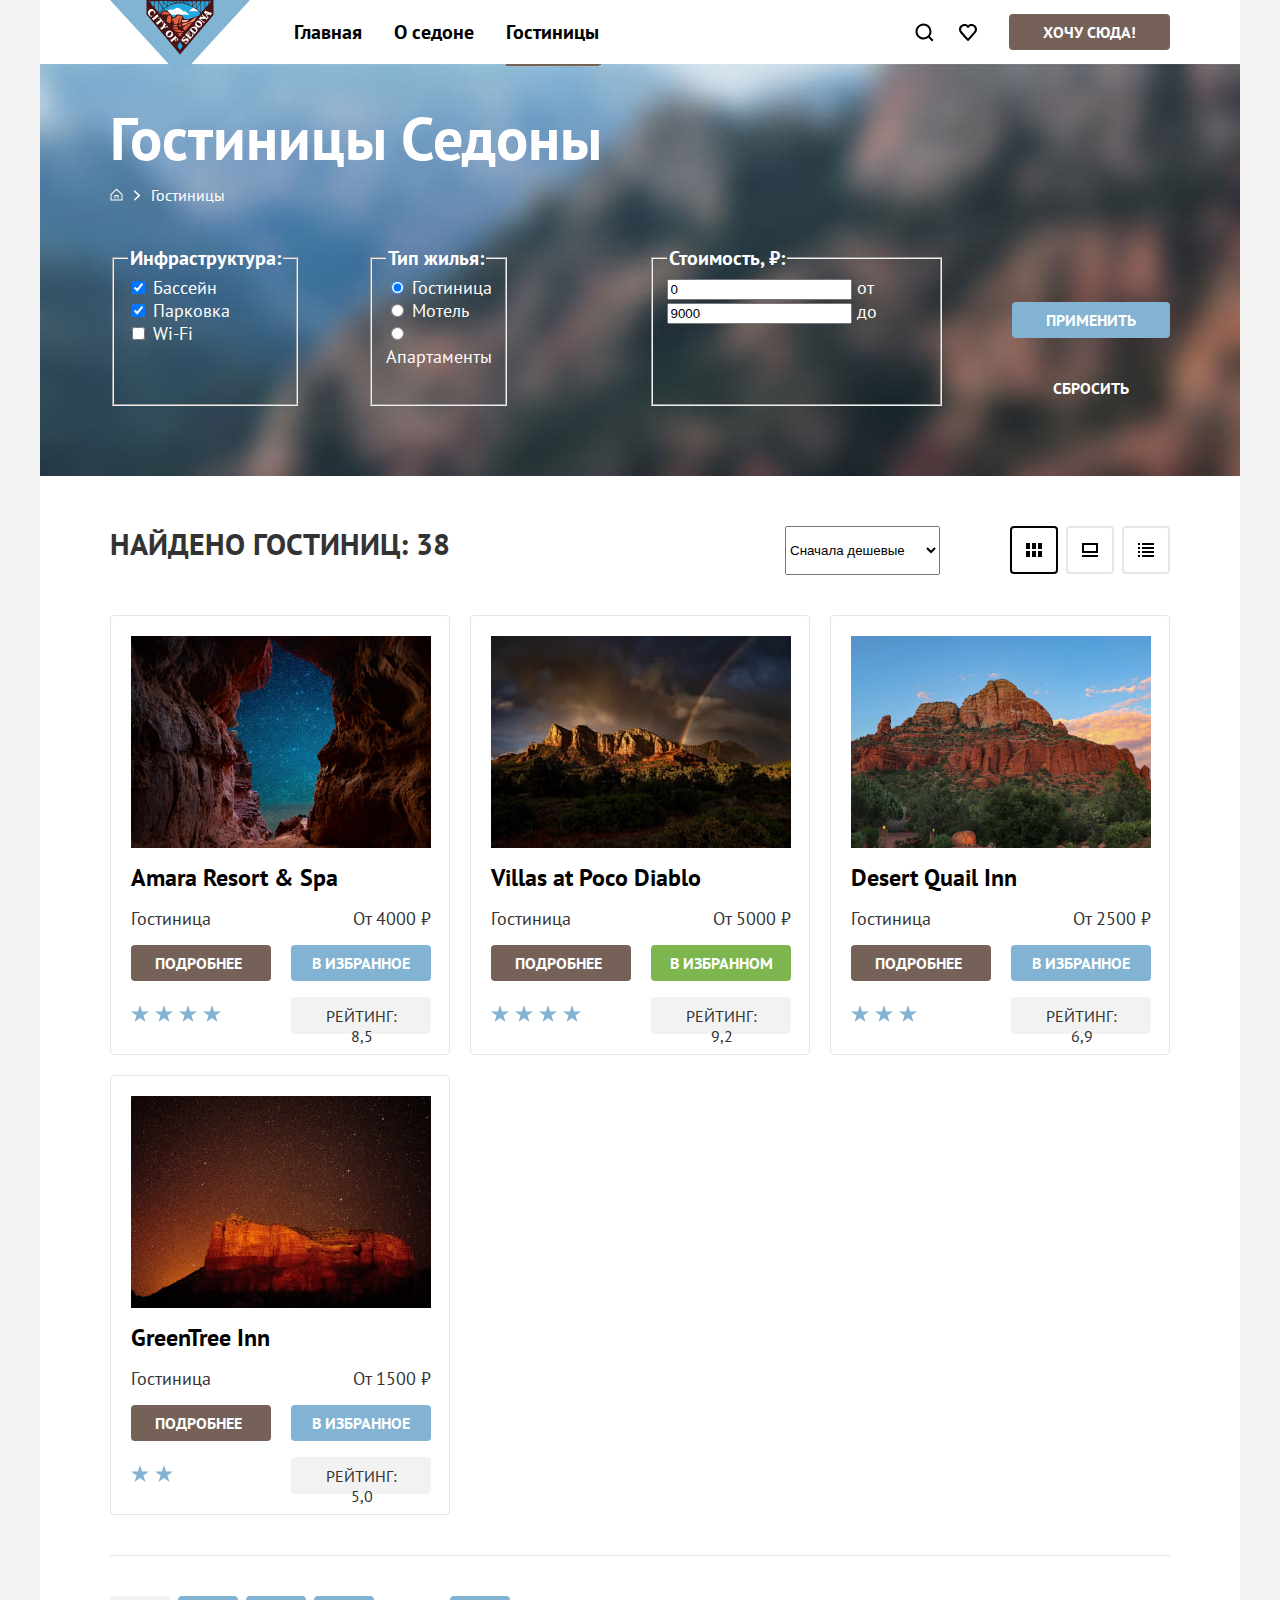
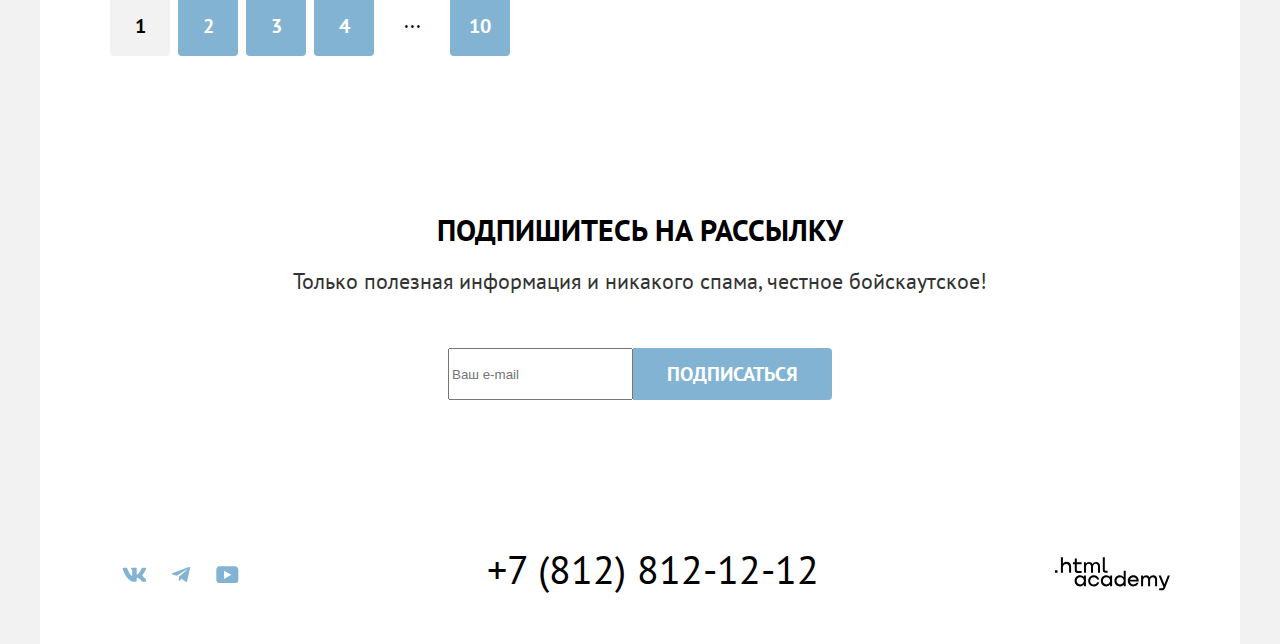
<file: catalog.html>
<!DOCTYPE html>
<html lang="ru">
  <head>
    <meta charset="utf-8">
    <meta name="viewport" content="width=device-width, initial-scale=1">
    <link rel="stylesheet" href="styles/styles.css">
    <link rel="icon" href="images/icons/favicon.svg" type="image/svg+xml">
    <title>Гостиницы</title>
  </head>
  <body>
    <div class="page-wrapper">
      <header class="header">
        <a class="logo-link" href="index.html">
          <img class="sedona-logo" src="images/logo-sedona.svg" width="140" height="70" alt="Логотип города Седона">
        </a>
        <nav class="main-navigation">
          <ul class="list navigation-list">
            <li>
              <a class="navigation-link" href="index.html">Главная</a>
            </li>
            <li>
              <a class="navigation-link" href="index.html#about-section">О седоне</a>
            </li>
            <li>
              <a class="navigation-link current" href="catalog.html">Гостиницы</a>
            </li>
          </ul>
        </nav>
        <ul class="list user-menu-list">
          <li class="user-menu-item">
            <a class="user-menu-link" href="#">
              <span class="visually-hidden">Поиск</span>
            </a>
          </li>
          <li class="user-menu-item">
            <a class="user-menu-link" href="#">
              <span class="visually-hidden">Избранное</span>
            </a>
          </li>
          <li class="user-menu-item">
            <button class="user-menu-button button" type="button">Хочу сюда!</button>
          </li>
        </ul>
      </header>
      <main class="main-container">
        <section class="filters">
          <h1 class="catalog-header">Гостиницы Седоны</h1>
          <ol class="list breadcrumbs-list">
            <li class="breadcrumbs-item"><a class="breadcrumbs-link active" href="index.html"><span class="visually-hidden">Главная</span></a></li>
            <li class="breadcrumbs-item"><a class="breadcrumbs-link" tabindex="0">Гостиницы</a></li>
          </ol>
          <form class="filters-form" action="https://echo.htmlacademy.ru/" method="get">
            <div class="hotel-filters">
              <fieldset class="infrastructure-filters">
                <legend class="legend ">Инфраструктура:</legend>
                <ul class="list infrastructure-list">
                  <li class="infrastructure-item">
                    <label>
                      <input class name="pool" type="checkbox" checked>
                      Бассейн
                    </label>
                  </li>
                  <li class="infrastructure-item">
                    <label>
                      <input class name="parking" type="checkbox" checked>
                      Парковка
                    </label>
                  </li>
                  <li class="infrastructure-item">
                    <label>
                      <input class name="wifi" type="checkbox">
                      Wi-Fi
                    </label>
                  </li>
                </ul>
              </fieldset>
              <fieldset class="housing-type-filters">
                <legend class="housing-type-legend legend">Тип жилья:</legend>
                <ul class="list housing-type-list">
                  <li class="housing-type-item">
                    <label>
                      <input class name="housing-type-input" value="hotel" type="radio" checked>
                      Гостиница
                    </label>
                  </li>
                  <li class="housing-type-item">
                    <label>
                      <input class name="housing-type-input" value="motel" type="radio">
                      Мотель
                    </label>
                  </li>
                  <li class="housing-type-item">
                    <label>
                      <input class name="housing-type-input" value="apartments" type="radio">
                      Апартаменты
                    </label>
                  </li>
                </ul>
              </fieldset>
            </div>
            <fieldset class="price-range">
              <legend class="price-range-legend legend">Стоимость, ₽:</legend>
              <label>
                <input class="price-from" name="price-from" value="0" type="number">
                от
              </label>
              <label>
                <input class="price-to" name="price-to" value="9000" type="number">
                до
              </label>
            </fieldset>
            <div class="filters-controllers">
              <button class="button action button-apply" type="button">Применить</button>
              <button class="button button-reset" type="reset">Сбросить</button>
            </div>
          </form>
        </section>
        <section class="filtered-catalog">
          <div class="catalog-controllers">
            <h2 class="catalog-title">Найдено <span class="housing-type">гостиниц</span>: <span class="filtered-catalog-quantity">38</span></h2>
            <select class="select-control" aria-label="Сортировка">
              <option value="cheap" selected>Сначала дешевые</option>
              <option value="popular">Сначала популярные</option>
              <option value="expensive">Сначала дорогие</option>
            </select>

            <div class="display-by">
              <ul class="list display-by-list">
                <li class="display-by-item">
                  <button class="display-by-button table active" type="button">
                    <span class="visually-hidden">Отобразить карточками</span>
                  </button>
                </li>
                <li class="display-by-item">
                  <button class="display-by-button slideshow" type="button">
                    <span class="visually-hidden">Отобразить крупным списком</span>
                  </button>
                </li>
                <li class="display-by-item">
                  <button class="display-by-button list" type="button">
                    <span class="visually-hidden">Отобразить списком</span>
                  </button>
                </li>
              </ul>
            </div>
          </div>

          <ul class="list catalog-list">
            <li class="catalog-card">
              <img class="card-image" src="images/catalog/thumb-amara-resort.jpg" width="300" height="212" alt="Звёздное небо, виднеющееся сквозь каньон">
              <h3 class="card-title">Amara Resort & Spa</h3>
              <p class="card-housing-type">Гостиница</p>
              <p class="card-price">От 4000 ₽</p>
              <p class="card-more-info">
                <a class="card-link button" href="#">подробнее</a>
              </p>
              <button class="card-button button action add-to-favorites" type="button">в избранное</button>
              <ul class="list card-stars-list">
                <li class="card-stars-item"><img class="star-icon" src="images/icons/star-icon.svg" width="18" height="17" alt="Иконка-звезда в рейтинге"></li>
                <li class="card-stars-item"><img class="star-icon" src="images/icons/star-icon.svg" width="18" height="17" alt="Иконка-звезда в рейтинге"></li>
                <li class="card-stars-item"><img class="star-icon" src="images/icons/star-icon.svg" width="18" height="17" alt="Иконка-звезда в рейтинге"></li>
                <li class="card-stars-item"><img class="star-icon" src="images/icons/star-icon.svg" width="18" height="17" alt="Иконка-звезда в рейтинге"></li>
              </ul>
              <p class="card-users-score">
                Рейтинг: <span class="card-users-score-number">8,5</span>
              </p>
            </li>
            <li class="catalog-card">
              <img class="card-image" src="images/catalog/thumb-poco-diablo.jpg" width="300" height="212" alt="Каньон в пасмурную погоду и радуга">
              <h3 class="card-title">Villas at Poco Diablo</h3>
              <p class="card-housing-type">Гостиница</p>
              <p class="card-price">От 5000 ₽</p>
              <p class="card-more-info">
                <a class="card-link button" href="#">подробнее</a>
              </p>
              <button class="card-button button active add-to-favorites is-favorite" type="button">в избранном</button>
              <ul class="list card-stars-list">
                <li class="card-stars-item"><img class="star-icon" src="images/icons/star-icon.svg" width="18" height="17" alt="Иконка-звезда в рейтинге"></li>
                <li class="card-stars-item"><img class="star-icon" src="images/icons/star-icon.svg" width="18" height="17" alt="Иконка-звезда в рейтинге"></li>
                <li class="card-stars-item"><img class="star-icon" src="images/icons/star-icon.svg" width="18" height="17" alt="Иконка-звезда в рейтинге"></li>
                <li class="card-stars-item"><img class="star-icon" src="images/icons/star-icon.svg" width="18" height="17" alt="Иконка-звезда в рейтинге"></li>
              </ul>
              <p class="card-users-score">
                Рейтинг: <span class="card-users-score-number">9,2</span>
              </p>
            </li>
            <li class="catalog-card">
              <img class="card-image" src="images/catalog/thumb-desert-quail.jpg" width="300" height="212" alt="Каньон в в ясную погоду">
              <h3 class="card-title">Desert Quail Inn</h3>
              <p class="card-housing-type">Гостиница</p>
              <p class="card-price">От 2500 ₽</p>
              <p class="card-more-info">
                <a class="card-link button" href="#">подробнее</a>
              </p>
              <button class="card-button button action add-to-favorites" type="button">в избранное</button>
              <ul class="list card-stars-list">
                <li class="card-stars-item"><img class="star-icon" src="images/icons/star-icon.svg" width="18" height="17" alt="Иконка-звезда в рейтинге"></li>
                <li class="card-stars-item"><img class="star-icon" src="images/icons/star-icon.svg" width="18" height="17" alt="Иконка-звезда в рейтинге"></li>
                <li class="card-stars-item"><img class="star-icon" src="images/icons/star-icon.svg" width="18" height="17" alt="Иконка-звезда в рейтинге"></li>
              </ul>
              <p class="card-users-score">
                Рейтинг: <span class="card-users-score-number">6,9</span>
              </p>
            </li>
            <li class="catalog-card">
              <img class="card-image" src="images/catalog/thumb-greentree.jpg" width="300" height="212" alt="Каньон на фоне звёздного неба">
              <h3 class="card-title">GreenTree Inn</h3>
              <p class="card-housing-type">Гостиница</p>
              <p class="card-price">От 1500 ₽</p>
              <p class="card-more-info">
                <a class="card-link button" href="#">подробнее</a>
              </p>
              <button class="card-button button action add-to-favorites" type="button">в избранное</button>
              <ul class="list card-stars-list">
                <li class="card-stars-item"><img class="star-icon" src="images/icons/star-icon.svg" width="18" height="17" alt="Иконка-звезда в рейтинге"></li>
                <li class="card-stars-item"><img class="star-icon" src="images/icons/star-icon.svg" width="18" height="17" alt="Иконка-звезда в рейтинге"></li>
              </ul>
              <p class="card-users-score">
                Рейтинг: <span class="card-users-score-number">5,0</span>
              </p>
            </li>
          </ul>

          <ul class="list pagination">
            <li class="pagination-item">
              <a class="pagination-link pagination-current">1</a>
            </li>
            <li class="pagination-item">
              <a class="pagination-link" href="#">2</a>
            </li>
            <li class="pagination-item">
              <a class="pagination-link" href="#">3</a>
            </li>
            <li class="pagination-item">
              <a class="pagination-link" href="#">4</a>
            </li>
            <li class="pagination-item">
              <span class="pagination-three-dots">...</span>
            </li>
            <li class="pagination-item">
              <a class="pagination-link" href="#">10</a>
            </li>
          </ul>
        </section>
        <section class="email-list catalog centered-text">
          <header class="section-header">
            <h2 class="section-title">Подпишитесь на рассылку</h2>
            <p class="section-subtitle">Только полезная информация и никакого спама, честное бойскаутское!</p>
          </header>
          <form class="email-list-form" action="https://echo.htmlacademy.ru/" method="post">
            <input class="email-input" type="email" name="email" placeholder="Ваш e-mail">
            <button class="email-button button action" type="submit">Подписаться</button>
          </form>
        </section>
      </main>
      <footer class="footer">
        <h2 class="visually-hidden">Дополнительная информация</h2>
        <section class="social-info">
          <h3 class="visually-hidden">Ссылки для связи в социальных сетях</h3>
          <ul class="list social-list">
            <li class="social-item">
              <a class="social-link social-link-vk" href="https://vk.com/htmlacademy">
                <svg class="social-icon" aria-hidden="true" focusable="false" xmlns="http://www.w3.org/2000/svg" width="25" height="15"><path d="M24.1164 1.8045c.166-.546 0-.948-.795-.948h-2.625c-.668 0-.976.347-1.143.73 0 0-1.335 3.196-3.226 5.272-.612.602-.89.793-1.224.793-.167 0-.418-.191-.418-.738v-5.109c0-.656-.184-.948-.74-.948h-4.128c-.417 0-.668.304-.668.593 0 .621.946.765 1.043 2.513v3.798c0 .833-.153.984-.487.984-.89 0-3.055-3.211-4.34-6.885-.249-.715-.501-1.003-1.172-1.003h-2.627c-.75 0-.9.347-.9.73 0 .682.89 4.07 4.145 8.5509 2.17 3.06 5.225 4.719 8.008 4.719 1.669 0 1.875-.368 1.875-1.003v-2.313c0-.737.158-.884.687-.884.39 0 1.057.192 2.615 1.667 1.78 1.749 2.073 2.533 3.075 2.533h2.625c.75 0 1.126-.368.91-1.096-.238-.724-1.088-1.775-2.215-3.022-.612-.71-1.53-1.475-1.809-1.858-.389-.491-.278-.71 0-1.147 0 0 3.2-4.426 3.533-5.929h.001Z" clip-rule="evenodd"/></svg>
                <span class="visually-hidden">ВКонтакте</span>
              </a>
            </li>
            <li class="social-item">
              <a class="social-link social-link-telegram" href="https://t.me/htmlacademy">
                <svg class="social-icon" aria-hidden="true" focusable="false" xmlns="http://www.w3.org/2000/svg" width="18" height="16"><path d="M16.79.96.84 7.1c-1.09.44-1.08 1.05-.2 1.32l4.1 1.28 9.47-5.98c.44-.27.85-.13.52.17l-7.68 6.93-.28 4.22c.41 0 .6-.2.83-.41l1.99-1.94 4.13 3.06c.77.42 1.31.2 1.5-.71l2.72-12.8c.28-1.1-.43-1.61-1.16-1.28Z"/></svg>
                <span class="visually-hidden">Telegram</span>
              </a>
            </li>
            <li class="social-item">
              <a class="social-link social-link-youtube" href="https://www.youtube.com/user/htmlacademyru">
                <svg class="social-icon yt" xmlns="http://www.w3.org/2000/svg" width="23" height="18" fill="none"><path d="M18.94.356H3.507C1.647.356.333 1.95.333 3.756V13.85c0 1.913 1.314 3.506 3.174 3.506H19.16c1.642 0 3.174-1.593 3.174-3.4v-10.2c-.219-1.806-1.532-3.4-3.393-3.4ZM7.995 12.894V4.819l7.333 4.037-7.333 4.038Z"/></svg>
                <span class="visually-hidden">YouTube</span>
              </a>
            </li>
          </ul>
        </section>
        <section class="contacts-info">
          <h3 class="visually-hidden">Контактная информация</h3>
          <address class="contacts">
            <a class="contacts-link" href="tel:+78128121212" target="_blank">+7 (812) 812-12-12</a>
          </address>
        </section>
        <section class="copyright-info">
          <h3 class="visually-hidden">Авторские права</h3>
          <a class="copyright-link" href="#">
            <svg class="html-logo" aria-hidden="true" focusable="false" xmlns="http://www.w3.org/2000/svg" width="115" height="34" fill="none"><path d="M0 13.256v2.6h2.5v-2.6H0ZM11.6 4.856c-1.6 0-2.8.7-3.6 1.7h-.1v-6.2h-2v15.5h2v-5.3c0-2.1 1.3-3.6 3.3-3.6 1.8 0 2.9 1.4 2.9 3.2v5.7h2v-6.1c.1-3-1.8-4.9-4.5-4.9ZM26.6 5.156h-4.8v-3.7h-2v3.8h-1.9v2h1.9v6c0 1.7 1 2.7 2.7 2.7h4.1v-2h-3.7c-.7 0-1.1-.4-1.1-1.1v-5.7h4.8v-2ZM41.1 4.956c-1.6 0-2.9.8-3.5 2.1h-.1c-.6-1.2-1.8-2.1-3.4-2.1-1.4 0-2.5.8-3.1 1.8h-.1v-1.6H29v10.6h2v-5.4c0-2 1-3.5 2.6-3.5 1.5 0 2.4 1 2.4 2.6v6.3h2v-5.6c0-2.4 1.4-3.3 2.6-3.3 1.5 0 2.4 1 2.4 2.6v6.3h2v-6.5c.1-2.5-1.4-4.3-3.9-4.3ZM47.8 13.056c0 1.7 1 2.7 2.8 2.7h2v-2h-1.7c-.7 0-1.1-.4-1.1-1.1V.356h-2v12.7ZM28.9 20.056c-.9-1.1-2.2-1.8-3.9-1.8-3.1 0-5.4 2.3-5.4 5.6s2.3 5.6 5.4 5.6c1.8 0 3-.8 3.8-1.9h.1v1.6h2v-10.6h-2v1.5Zm-3.6 7.4c-2.2 0-3.6-1.6-3.6-3.6s1.4-3.6 3.6-3.6 3.6 1.6 3.6 3.6c0 1.9-1.4 3.6-3.6 3.6ZM44.2 22.356c-.5-2.4-2.6-4.1-5.4-4.1-3.4 0-5.6 2.5-5.6 5.6 0 3.1 2.2 5.6 5.6 5.6 2.8 0 4.9-1.8 5.4-4.2h-2.1c-.4 1.3-1.7 2.3-3.3 2.3-2.2 0-3.6-1.6-3.6-3.6s1.4-3.6 3.6-3.6c1.6 0 2.8 1 3.3 2.2h2.1v-.2ZM55.1 20.056c-.9-1.1-2.2-1.8-3.9-1.8-3.1 0-5.4 2.3-5.4 5.6s2.3 5.6 5.4 5.6c1.8 0 3-.8 3.8-1.9h.1v1.6h2v-10.6h-2v1.5Zm-3.6 7.4c-2.2 0-3.6-1.6-3.6-3.6s1.4-3.6 3.6-3.6 3.6 1.6 3.6 3.6c0 1.9-1.5 3.6-3.6 3.6ZM68.7 20.156c-.9-1.1-2.2-1.9-3.9-1.9-3.1 0-5.4 2.3-5.4 5.6s2.2 5.6 5.4 5.6c1.7 0 3-.8 3.8-1.8h.1v1.5h2v-15.4h-2v6.4Zm-3.6 7.3c-2.2 0-3.6-1.6-3.6-3.6s1.4-3.6 3.6-3.6 3.6 1.6 3.6 3.6c-.1 2-1.5 3.6-3.6 3.6ZM78.3 18.256c-3.3 0-5.5 2.5-5.5 5.6 0 3 2.1 5.6 5.5 5.6 2.5 0 4.5-1.3 5.2-3.6h-2.1c-.5 1-1.6 1.6-3 1.6-1.9 0-3.3-1.3-3.4-2.9h8.8c.2-3.6-2-6.3-5.5-6.3Zm0 1.9c1.7 0 3 1 3.3 2.6h-6.5c.3-1.5 1.5-2.6 3.2-2.6ZM98.2 18.256c-1.6 0-2.9.8-3.6 2h-.1c-.6-1.2-1.8-2-3.4-2-1.4 0-2.5.7-3.1 1.8v-1.5h-1.9v10.6h2v-5.4c0-2 1-3.4 2.6-3.5 1.5 0 2.4 1 2.4 2.6v6.3h2v-5.6c0-2.4 1.4-3.3 2.6-3.3 1.5 0 2.4 1 2.4 2.6v6.3h2v-6.5c.1-2.6-1.4-4.4-3.9-4.4ZM109.4 27.356l-3.6-8.9h-2.2l4.8 11.6c-.3.9-.7 1.2-1.7 1.2h-2.5v2h2.5c1.8 0 2.8-.8 3.5-2.6l4.7-12.2h-2.1l-3.4 8.9Z"/></svg>
          </a>
        </section>
      </footer>
    </div>
  </body>
</html>
</file>
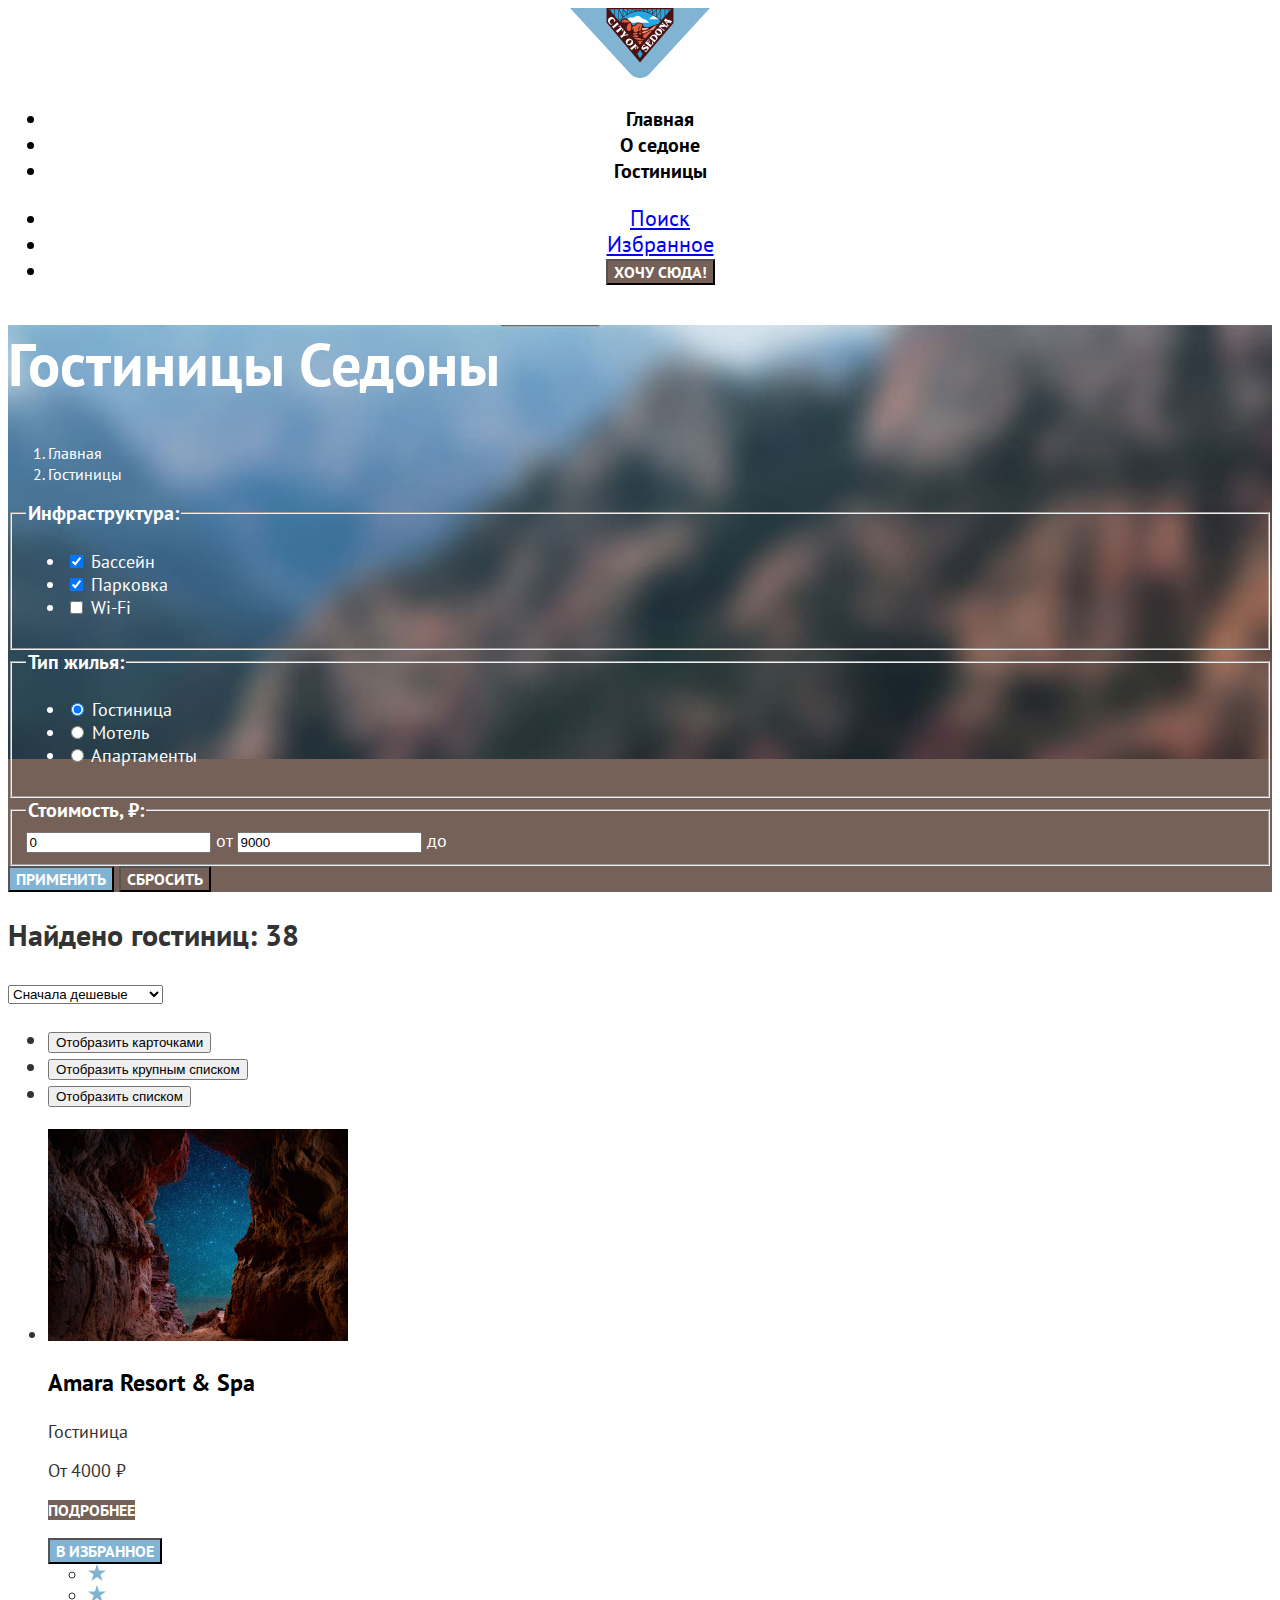
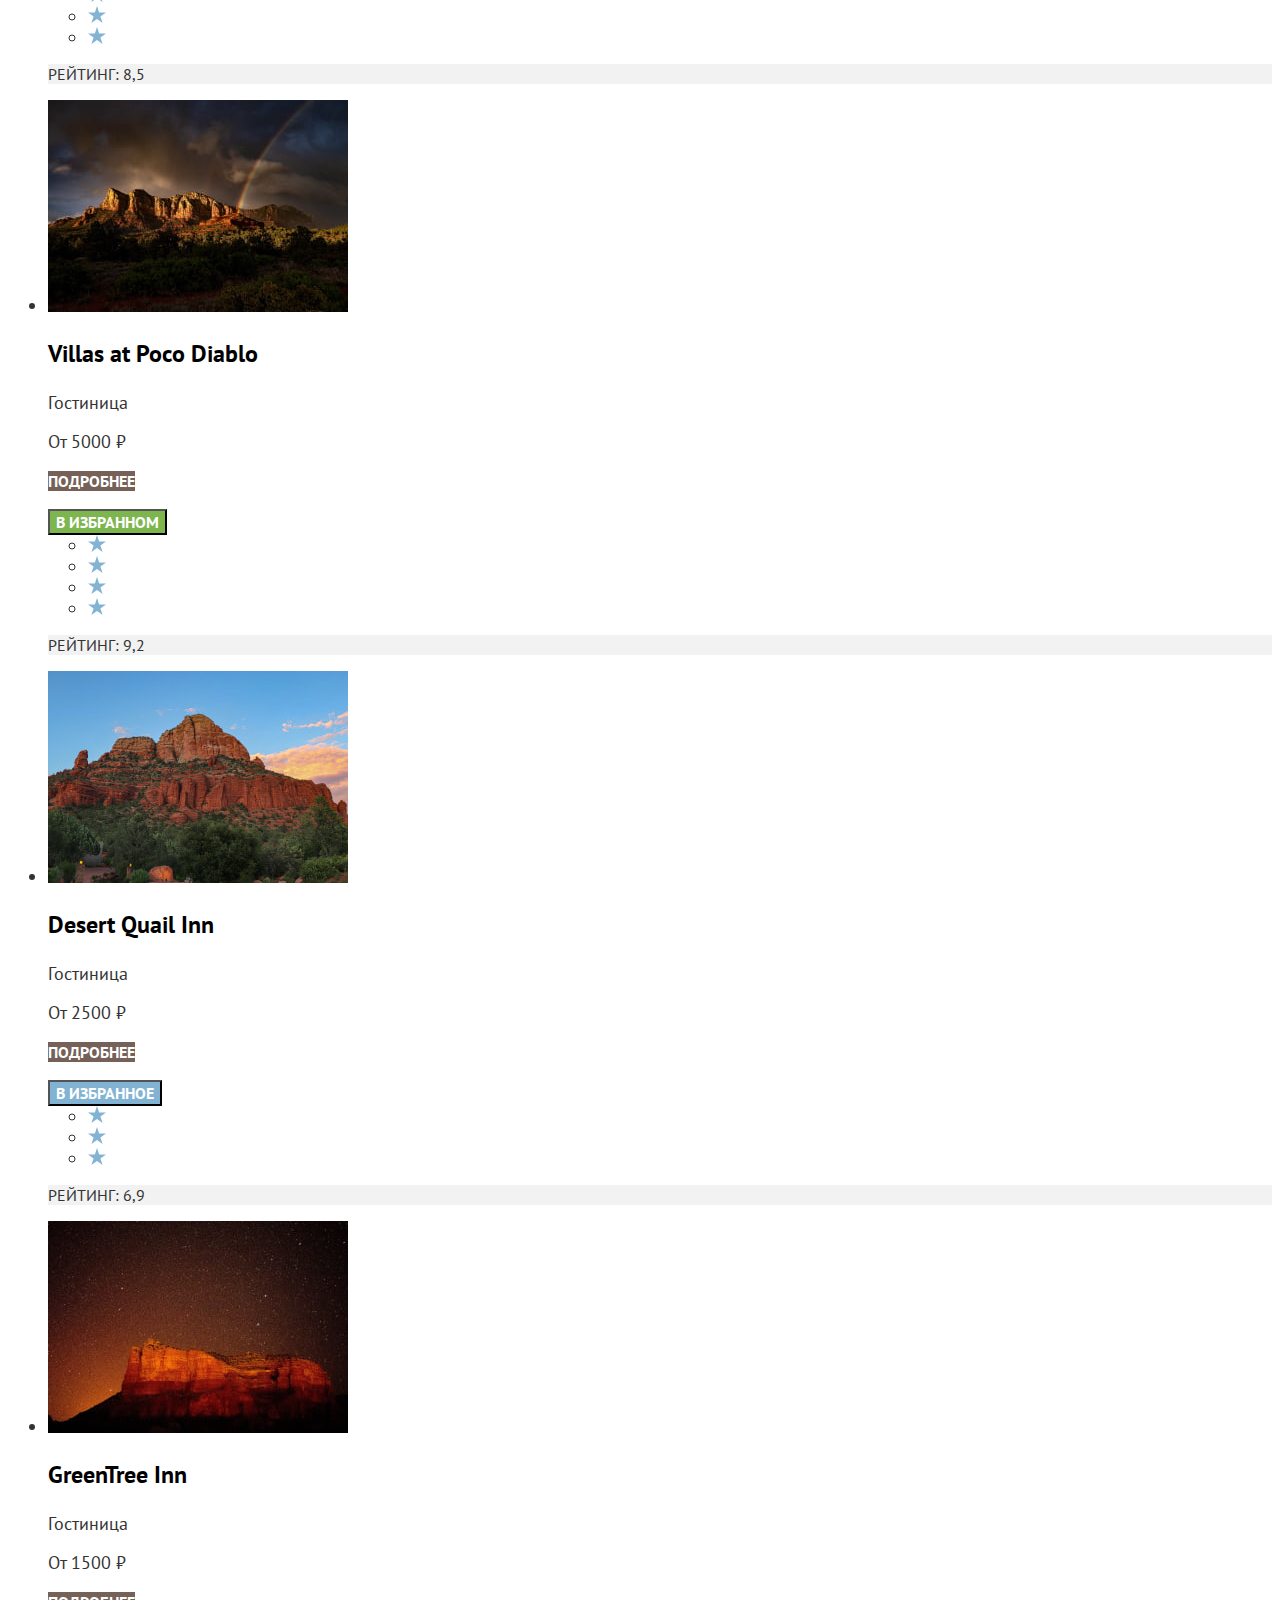
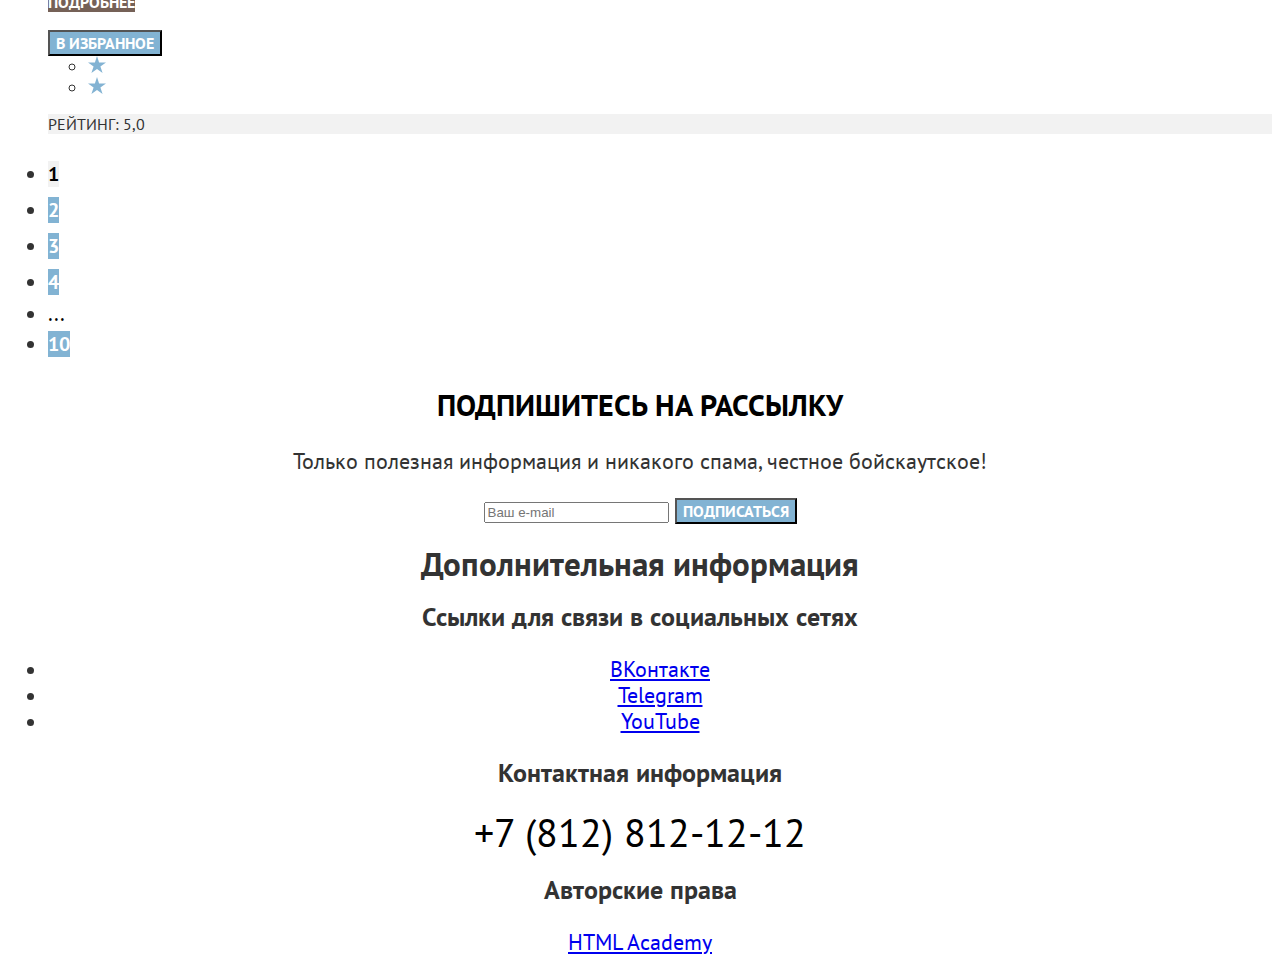
<file: 4/catalog.html>
<!DOCTYPE html>
<html lang="ru">
  <head>
    <meta charset="utf-8">
    <meta name="viewport" content="width=device-width, initial-scale=1">
    <link rel="stylesheet" href="styles/styles.css">
    <title>Гостиницы</title>
    <base href="https://htmlacademy-univer-htmlcss-1.github.io/1831559-sedona-2/4/">
</head>
  <body>
    <header class="header">
      <a class="logo-link" href="index.html">
        <img class="sedona-logo" src="images/logo-sedona.svg" width="140" height="70" alt="Логотип города Седона">
      </a>
      <nav class="main-navigation">
        <ul class="navigation-list">
          <li class="navigation-item">
            <a class="navigation-link" href="index.html">Главная</a>
          </li>
          <li class="navigation-item">
            <a class="navigation-link" href="index.html#about-section">О седоне</a>
          </li>
          <li class="navigation-item current-page">
            <a class="navigation-link" href="catalog.html">Гостиницы</a>
          </li>
        </ul>
      </nav>
      <ul class="user-menu-list">
        <li class="user-menu-item">
          <a class="user-menu-link" href="#">
            <span class="visually-hidden">Поиск</span>
          </a>
        </li>
        <li class="user-menu-item">
          <a class="user-menu-link" href="#">
            <span class="visually-hidden">Избранное</span>
          </a>
        </li>
        <li class="user-menu-item">
          <button class="user-menu-button button" type="button">Хочу сюда!</button>
        </li>
      </ul>
    </header>
    <main>
      <section class="filters">
        <h1 class="catalog-header">Гостиницы Седоны</h1>
        <ol class="breadcrumbs-list">
          <li class="breadcrumbs-item"><a class="breadcrumbs-link" href="index.html"><span class="visually-hidden">Главная</span></a></li>
          <li class="breadcrumbs-item"><a class="breadcrumbs-link">Гостиницы</a></li>
        </ol>
        <form class="filters-form" action="https://echo.htmlacademy.ru/" method="get">
          <fieldset class="infrastructure-filters">
            <legend class="infrastructure-legend legend">Инфраструктура:</legend>
            <ul class="infrastructure-list">
              <li class="infrastructure-item">
                <label>
                  <input class name="pool" type="checkbox" checked>
                  Бассейн
                </label>
              </li>
              <li class="infrastructure-item">
                <label>
                  <input class name="parking" type="checkbox" checked>
                  Парковка
                </label>
              </li>
              <li class="infrastructure-item">
                <label>
                  <input class name="wifi" type="checkbox">
                  Wi-Fi
                </label>
              </li>
            </ul>
          </fieldset>
          <fieldset class="housing-type-filters">
            <legend class="housing-type-legend legend">Тип жилья:</legend>
            <ul class="housing-type-list">
              <li class="housing-type-item">
                <label>
                  <input class name="housing-type-input" value="hotel" type="radio" checked>
                  Гостиница
                </label>
              </li>
              <li class="housing-type-item">
                <label>
                  <input class name="housing-type-input" value="motel" type="radio">
                  Мотель
                </label>
              </li>
              <li class="housing-type-item">
                <label>
                  <input class name="housing-type-input" value="apartments" type="radio">
                  Апартаменты
                </label>
              </li>
            </ul>
          </fieldset>
          <fieldset class="price-range">
            <legend class="price-range-legend legend">Стоимость, ₽:</legend>
            <label>
              <input class="price-from" name="price-from" value="0" type="number">
              от
            </label>
            <label>
              <input class="price-to" name="price-to" value="9000" type="number">
              до
            </label>
          </fieldset>
          <div class="filters-controllers">
            <button class="button action button-apply " type="button">Применить</button>
            <button class="button button-reset" type="reset">Сбросить</button>
          </div>
        </form>
      </section>
      <section class="filtered-catalog">
        <h2 class="catalog-title">Найдено <span class="housing-type">гостиниц</span>: <span class="filtered-catalog-quantity">38</span></h2>
        <select class="select-control" aria-label="Сортировка">
          <option value="cheap" selected>Сначала дешевые</option>
          <option value="popular">Сначала популярные</option>
          <option value="expensive">Сначала дорогие</option>
        </select>

        <div class="display-by">
          <ul class="display-by-list">
            <li class="display-by-item">
              <button class="display-by-button" type="button">
                <span class="visually-hidden">Отобразить карточками</span>
              </button>
            </li>
            <li class="display-by-item">
              <button class="display-by-button" type="button">
                <span class="visually-hidden">Отобразить крупным списком</span>
              </button>
            </li>
            <li class="display-by-item">
              <button class="display-by-button" type="button">
                <span class="visually-hidden">Отобразить списком</span>
              </button>
            </li>
          </ul>
        </div>

        <ul class="catalog-list">
          <li class="catalog-card">
            <img class="card-image" src="images/catalog/thumb-amara-resort.jpg" width="300" height="212" alt="Звёздное небо, виднеющееся сквозь каньон">
            <h3 class="card-title">Amara Resort & Spa</h3>
            <p class="card-housing-type">Гостиница</p>
            <p class="card-price">От 4000 ₽</p>
            <p class="card-more-info">
              <a class="card-link button" href="#">подробнее</a>
            </p>
            <button class="card-button button action add-to-favorites" type="button">в избранное</button>
            <ul class="card-stars-list">
              <li class="card-stars-item"><img class="star-icon" src="images/icons/star-icon.svg" width="18" height="17" alt="Иконка-звезда в рейтинге"></li>
              <li class="card-stars-item"><img class="star-icon" src="images/icons/star-icon.svg" width="18" height="17" alt="Иконка-звезда в рейтинге"></li>
              <li class="card-stars-item"><img class="star-icon" src="images/icons/star-icon.svg" width="18" height="17" alt="Иконка-звезда в рейтинге"></li>
              <li class="card-stars-item"><img class="star-icon" src="images/icons/star-icon.svg" width="18" height="17" alt="Иконка-звезда в рейтинге"></li>
            </ul>
            <p class="card-users-score">
              Рейтинг: <span class="card-users-score-number">8,5</span>
            </p>
          </li>
          <li class="catalog-card">
            <img class="card-image" src="images/catalog/thumb-poco-diablo.jpg" width="300" height="212" alt="Каньон в пасмурную погоду и радуга">
            <h3 class="card-title">Villas at Poco Diablo</h3>
            <p class="card-housing-type">Гостиница</p>
            <p class="card-price">От 5000 ₽</p>
            <p class="card-more-info">
              <a class="card-link button" href="#">подробнее</a>
            </p>
            <button class="card-button button active add-to-favorites is-favorite" type="button">в избранном</button>
            <ul class="card-stars-list">
              <li class="card-stars-item"><img class="star-icon" src="images/icons/star-icon.svg" width="18" height="17" alt="Иконка-звезда в рейтинге"></li>
              <li class="card-stars-item"><img class="star-icon" src="images/icons/star-icon.svg" width="18" height="17" alt="Иконка-звезда в рейтинге"></li>
              <li class="card-stars-item"><img class="star-icon" src="images/icons/star-icon.svg" width="18" height="17" alt="Иконка-звезда в рейтинге"></li>
              <li class="card-stars-item"><img class="star-icon" src="images/icons/star-icon.svg" width="18" height="17" alt="Иконка-звезда в рейтинге"></li>
            </ul>
            <p class="card-users-score">
              Рейтинг: <span class="card-users-score-number">9,2</span>
            </p>
          </li>
          <li class="catalog-card">
            <img class="card-image" src="images/catalog/thumb-desert-quail.jpg" width="300" height="212" alt="Каньон в в ясную погоду">
            <h3 class="card-title">Desert Quail Inn</h3>
            <p class="card-housing-type">Гостиница</p>
            <p class="card-price">От 2500 ₽</p>
            <p class="card-more-info">
              <a class="card-link button" href="#">подробнее</a>
            </p>
            <button class="card-button button action add-to-favorites" type="button">в избранное</button>
            <ul class="card-stars-list">
              <li class="card-stars-item"><img class="star-icon" src="images/icons/star-icon.svg" width="18" height="17" alt="Иконка-звезда в рейтинге"></li>
              <li class="card-stars-item"><img class="star-icon" src="images/icons/star-icon.svg" width="18" height="17" alt="Иконка-звезда в рейтинге"></li>
              <li class="card-stars-item"><img class="star-icon" src="images/icons/star-icon.svg" width="18" height="17" alt="Иконка-звезда в рейтинге"></li>
            </ul>
            <p class="card-users-score">
              Рейтинг: <span class="card-users-score-number">6,9</span>
            </p>
          </li>
          <li class="catalog-card">
            <img class="card-image" src="images/catalog/thumb-greentree.jpg" width="300" height="212" alt="Каньон на фоне звёздного неба">
            <h3 class="card-title">GreenTree Inn</h3>
            <p class="card-housing-type">Гостиница</p>
            <p class="card-price">От 1500 ₽</p>
            <p class="card-more-info">
              <a class="card-link button" href="#">подробнее</a>
            </p>
            <button class="card-button button action add-to-favorites" type="button">в избранное</button>
            <ul class="card-stars-list">
              <li class="card-stars-item"><img class="star-icon" src="images/icons/star-icon.svg" width="18" height="17" alt="Иконка-звезда в рейтинге"></li>
              <li class="card-stars-item"><img class="star-icon" src="images/icons/star-icon.svg" width="18" height="17" alt="Иконка-звезда в рейтинге"></li>
            </ul>
            <p class="card-users-score">
              Рейтинг: <span class="card-users-score-number">5,0</span>
            </p>
          </li>
        </ul>

        <ul class="pagination">
          <li class="pagination-item">
            <a class="pagination-link pagination-current">1</a>
          </li>
          <li class="pagination-item">
            <a class="pagination-link" href="#">2</a>
          </li>
          <li class="pagination-item">
            <a class="pagination-link" href="#">3</a>
          </li>
          <li class="pagination-item">
            <a class="pagination-link" href="#">4</a>
          </li>
          <li class="pagination-item">
            <span class="pagination-three-dots">...</span>
          </li>
          <li class="pagination-item">
            <a class="pagination-link" href="#">10</a>
          </li>
        </ul>
      </section>
      <section class="email-list catalog">
        <header class="section-header">
          <h2 class="section-title">Подпишитесь на рассылку</h2>
          <p class="section-subtitle">Только полезная информация и никакого спама, честное бойскаутское!</p>
        </header>
        <form class="email-list-form" action="https://echo.htmlacademy.ru/" method="post">
          <input class="email-input" type="email" name="email" placeholder="Ваш e-mail">
          <button class="email-button button action" type="submit">Подписаться</button>
        </form>
      </section>
    </main>
    <footer class="footer">
      <h2 class="visually-hidden">Дополнительная информация</h2>
      <section class="social-info">
        <h3 class="visually-hidden">Ссылки для связи в социальных сетях</h3>
        <ul class="social-list">
          <li class="social-item">
            <a class="social-link social-link-vk" href="#">
              <span class="visually-hidden">ВКонтакте</span>
            </a>
          </li>
          <li class="social-item">
            <a class="social-link social-link-telegram" href="#">
              <span class="visually-hidden">Telegram</span>
            </a>
          </li>
          <li class="social-item">
            <a class="social-link social-link-youtube" href="#">
              <span class="visually-hidden">YouTube</span>
            </a>
          </li>
        </ul>
      </section>
      <section class="contacts-info">
        <h3 class="visually-hidden">Контактная информация</h3>
        <address class="contacts">
          <a class="contacts-link" href="tel:+78128121212" target="_blank">+7 (812) 812-12-12</a>
        </address>
      </section>
      <section class="copyright-info">
        <h3 class="visually-hidden">Авторские права</h3>
        <a class="copyright-link" href="https://htmlacademy.ru/" target="_blank">
          <span class="visually-hidden">HTML Academy</span>
        </a>
      </section>
    </footer>
  </body>
</html>
</file>
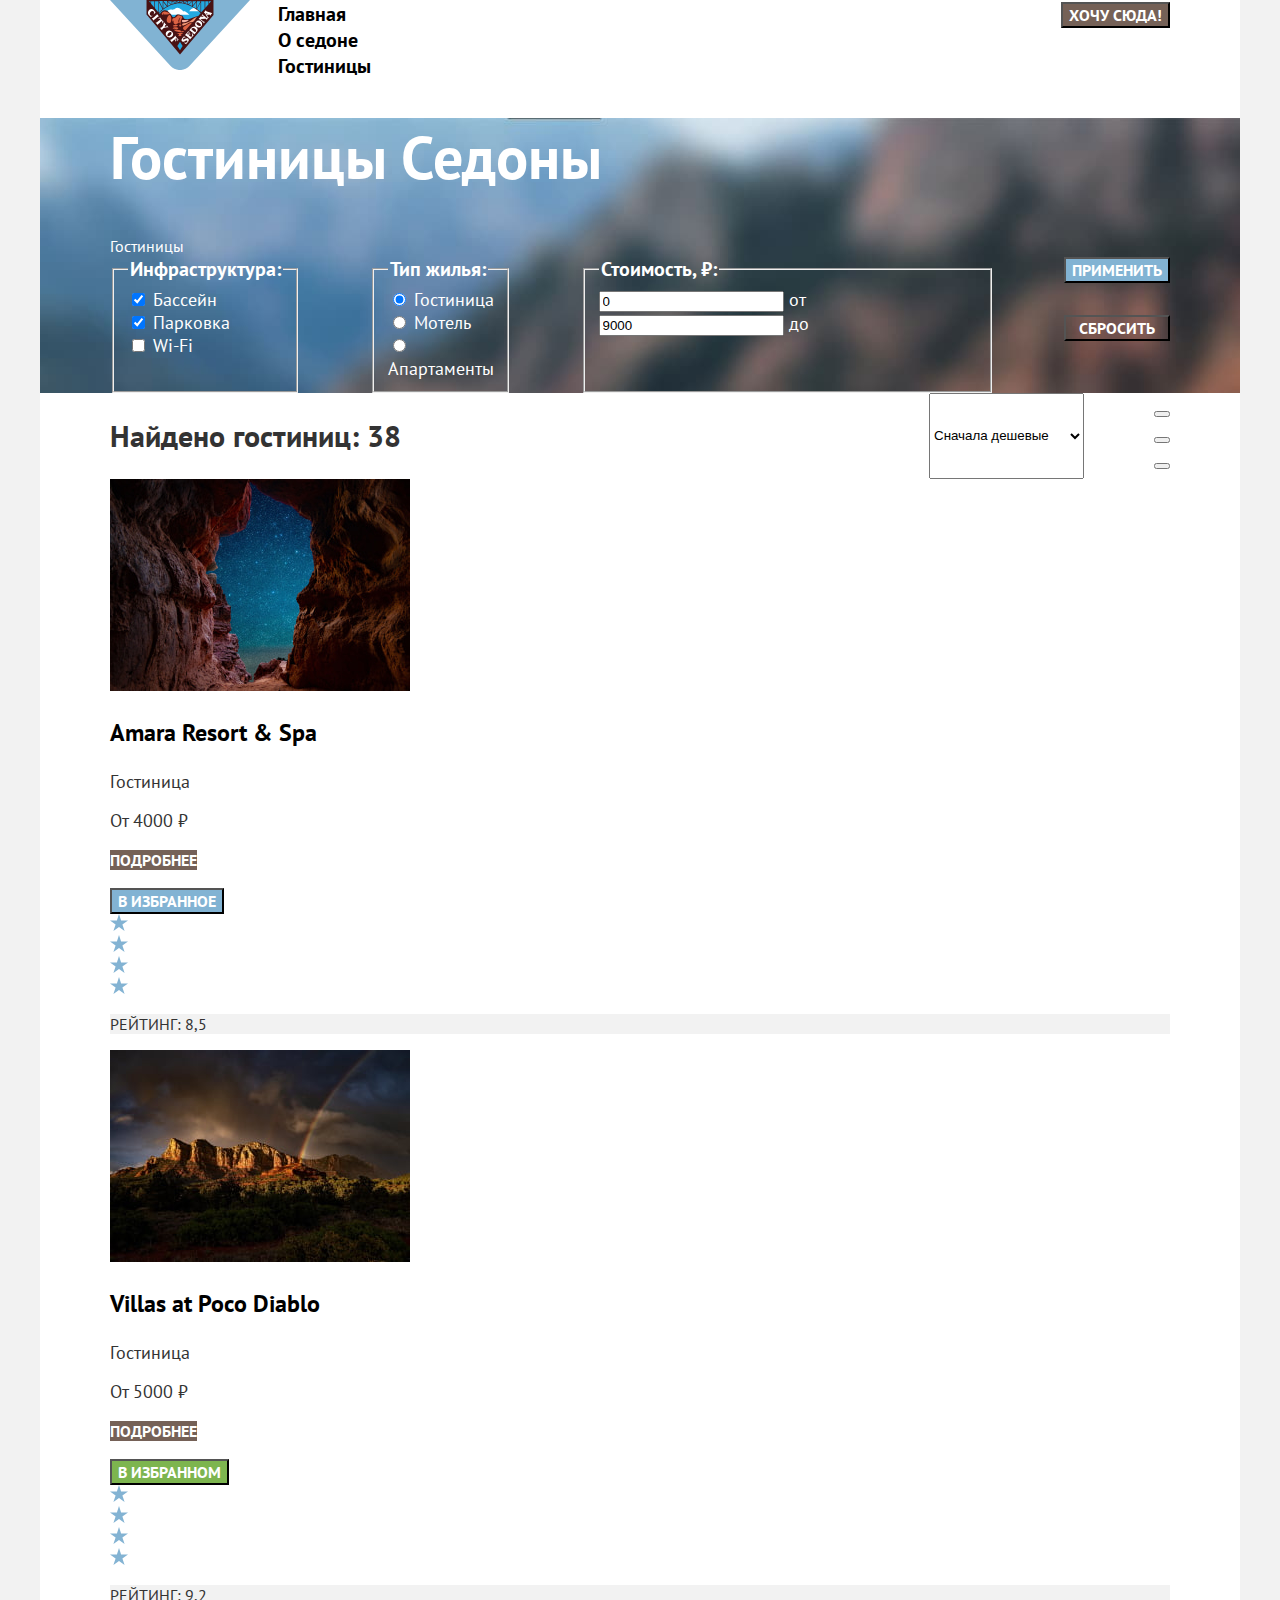
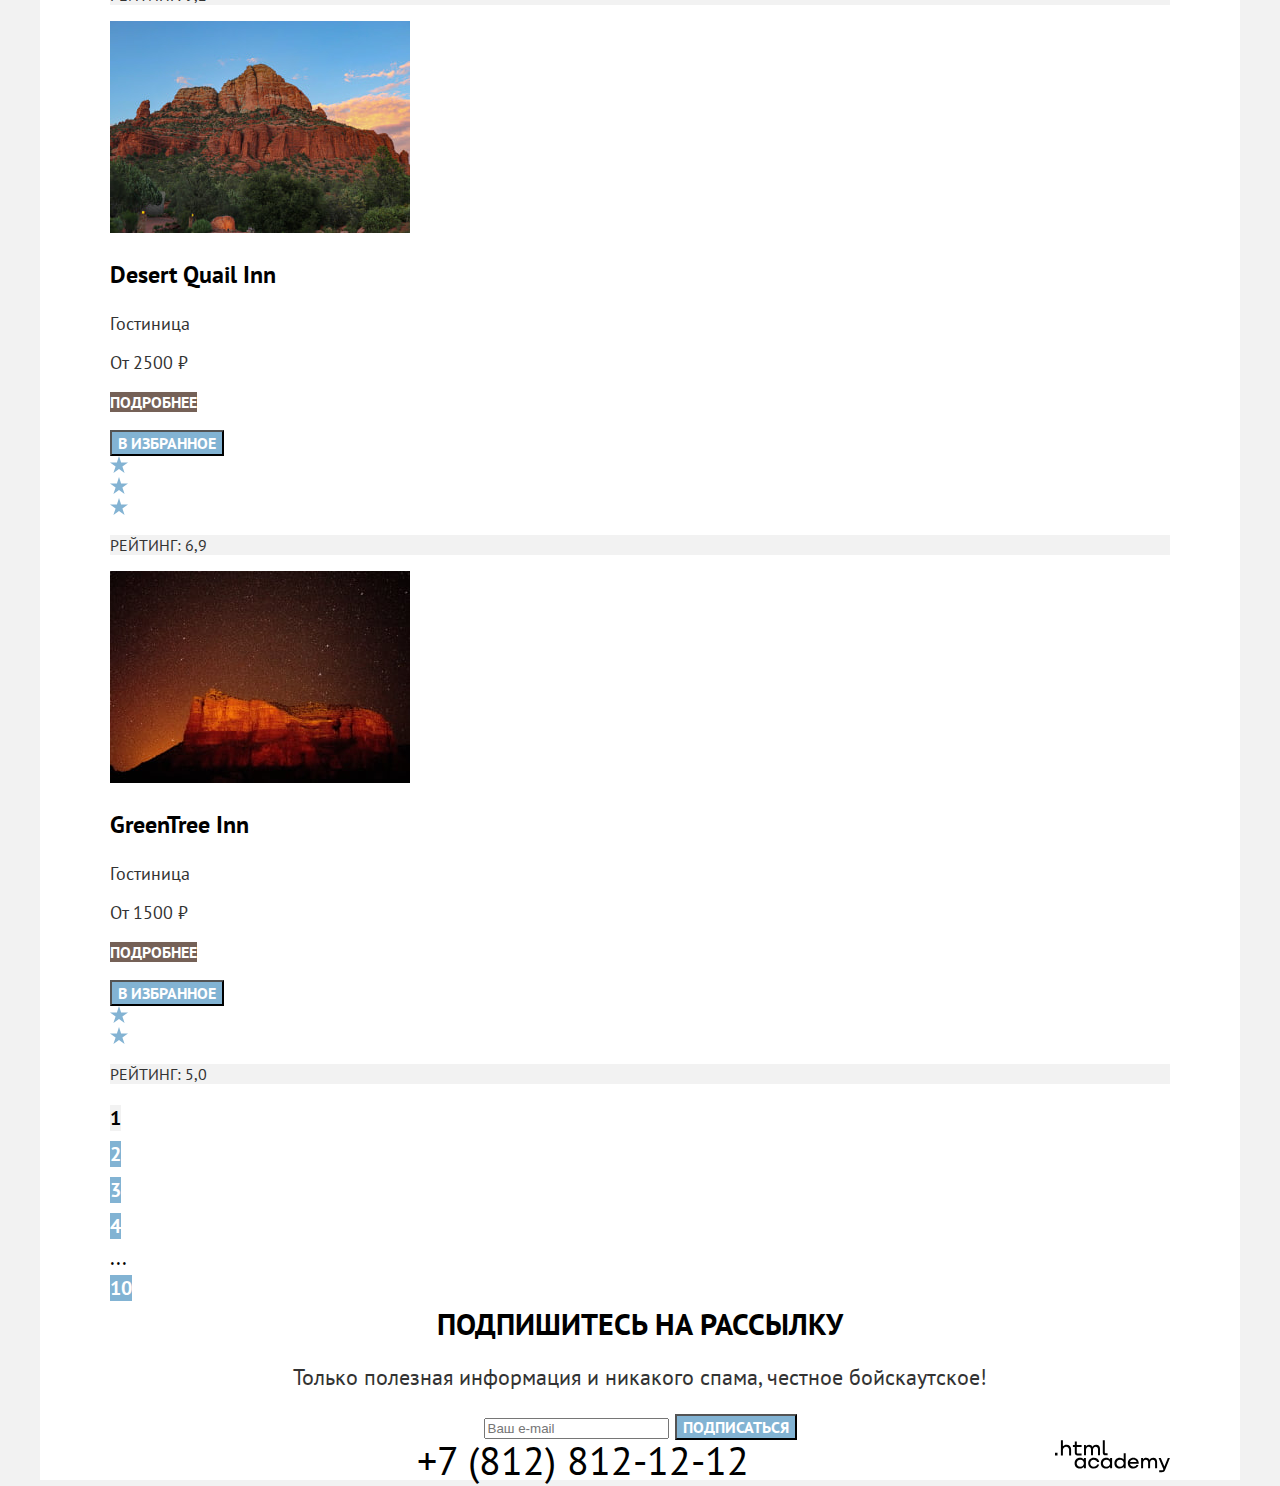
<file: 5/catalog.html>
<!DOCTYPE html>
<html lang="ru">
  <head>
    <meta charset="utf-8">
    <meta name="viewport" content="width=device-width, initial-scale=1">
    <link rel="stylesheet" href="styles/styles.css">
    <title>Гостиницы</title>
    <base href="https://htmlacademy-univer-htmlcss-1.github.io/1831559-sedona-2/5/">
</head>
  <body>
    <div class="page-wrapper">
      <header class="header">
        <a class="logo-link" href="index.html">
          <img class="sedona-logo" src="images/logo-sedona.svg" width="140" height="70" alt="Логотип города Седона">
        </a>
        <nav class="main-navigation">
          <ul class="navigation-list">
            <li class="navigation-item">
              <a class="navigation-link" href="index.html">Главная</a>
            </li>
            <li class="navigation-item">
              <a class="navigation-link" href="index.html#about-section">О седоне</a>
            </li>
            <li class="navigation-item current-page">
              <a class="navigation-link" href="catalog.html">Гостиницы</a>
            </li>
          </ul>
        </nav>
        <ul class="user-menu-list">
          <li class="user-menu-item">
            <a class="user-menu-link" href="#">
              <span class="visually-hidden">Поиск</span>
            </a>
          </li>
          <li class="user-menu-item">
            <a class="user-menu-link" href="#">
              <span class="visually-hidden">Избранное</span>
            </a>
          </li>
          <li class="user-menu-item">
            <button class="user-menu-button button" type="button">Хочу сюда!</button>
          </li>
        </ul>
      </header>
      <main class='main-container'>
        <div class="page-container">
        <section class="filters">
          <h1 class="catalog-header">Гостиницы Седоны</h1>
          <ol class="breadcrumbs-list">
            <li class="breadcrumbs-item"><a class="breadcrumbs-link" href="index.html"><span class="visually-hidden">Главная</span></a></li>
            <li class="breadcrumbs-item"><a class="breadcrumbs-link">Гостиницы</a></li>
          </ol>
          <form class="filters-form" action="https://echo.htmlacademy.ru/" method="get">
            <div class="hotel-filters">
              <fieldset class="infrastructure-filters">
                <legend class="infrastructure-legend legend">Инфраструктура:</legend>
                <ul class="infrastructure-list">
                  <li class="infrastructure-item">
                    <label>
                      <input class name="pool" type="checkbox" checked>
                      Бассейн
                    </label>
                  </li>
                  <li class="infrastructure-item">
                    <label>
                      <input class name="parking" type="checkbox" checked>
                      Парковка
                    </label>
                  </li>
                  <li class="infrastructure-item">
                    <label>
                      <input class name="wifi" type="checkbox">
                      Wi-Fi
                    </label>
                  </li>
                </ul>
              </fieldset>
              <fieldset class="housing-type-filters">
                <legend class="housing-type-legend legend">Тип жилья:</legend>
                <ul class="housing-type-list">
                  <li class="housing-type-item">
                    <label>
                      <input class name="housing-type-input" value="hotel" type="radio" checked>
                      Гостиница
                    </label>
                  </li>
                  <li class="housing-type-item">
                    <label>
                      <input class name="housing-type-input" value="motel" type="radio">
                      Мотель
                    </label>
                  </li>
                  <li class="housing-type-item">
                    <label>
                      <input class name="housing-type-input" value="apartments" type="radio">
                      Апартаменты
                    </label>
                  </li>
                </ul>
              </fieldset>
            </div>
            <fieldset class="price-range">
              <legend class="price-range-legend legend">Стоимость, ₽:</legend>
              <label>
                <input class="price-from" name="price-from" value="0" type="number">
                от
              </label>
              <label>
                <input class="price-to" name="price-to" value="9000" type="number">
                до
              </label>
            </fieldset>
            <div class="filters-controllers">
              <button class="button action button-apply " type="button">Применить</button>
              <button class="button button-reset" type="reset">Сбросить</button>
            </div>
          </form>
        </section>
        <section class="filtered-catalog">
          <div class="catalog-controllers">
            <h2 class="catalog-title">Найдено <span class="housing-type">гостиниц</span>: <span class="filtered-catalog-quantity">38</span></h2>
            <select class="select-control" aria-label="Сортировка">
              <option value="cheap" selected>Сначала дешевые</option>
              <option value="popular">Сначала популярные</option>
              <option value="expensive">Сначала дорогие</option>
            </select>

            <div class="display-by">
              <ul class="display-by-list">
                <li class="display-by-item">
                  <button class="display-by-button" type="button">
                    <span class="visually-hidden">Отобразить карточками</span>
                  </button>
                </li>
                <li class="display-by-item">
                  <button class="display-by-button" type="button">
                    <span class="visually-hidden">Отобразить крупным списком</span>
                  </button>
                </li>
                <li class="display-by-item">
                  <button class="display-by-button" type="button">
                    <span class="visually-hidden">Отобразить списком</span>
                  </button>
                </li>
              </ul>
            </div>
          </div>

          <ul class="catalog-list">
            <li class="catalog-card">
              <img class="card-image" src="images/catalog/thumb-amara-resort.jpg" width="300" height="212" alt="Звёздное небо, виднеющееся сквозь каньон">
              <h3 class="card-title">Amara Resort & Spa</h3>
              <p class="card-housing-type">Гостиница</p>
              <p class="card-price">От 4000 ₽</p>
              <p class="card-more-info">
                <a class="card-link button" href="#">подробнее</a>
              </p>
              <button class="card-button button action add-to-favorites" type="button">в избранное</button>
              <ul class="card-stars-list">
                <li class="card-stars-item"><img class="star-icon" src="images/icons/star-icon.svg" width="18" height="17" alt="Иконка-звезда в рейтинге"></li>
                <li class="card-stars-item"><img class="star-icon" src="images/icons/star-icon.svg" width="18" height="17" alt="Иконка-звезда в рейтинге"></li>
                <li class="card-stars-item"><img class="star-icon" src="images/icons/star-icon.svg" width="18" height="17" alt="Иконка-звезда в рейтинге"></li>
                <li class="card-stars-item"><img class="star-icon" src="images/icons/star-icon.svg" width="18" height="17" alt="Иконка-звезда в рейтинге"></li>
              </ul>
              <p class="card-users-score">
                Рейтинг: <span class="card-users-score-number">8,5</span>
              </p>
            </li>
            <li class="catalog-card">
              <img class="card-image" src="images/catalog/thumb-poco-diablo.jpg" width="300" height="212" alt="Каньон в пасмурную погоду и радуга">
              <h3 class="card-title">Villas at Poco Diablo</h3>
              <p class="card-housing-type">Гостиница</p>
              <p class="card-price">От 5000 ₽</p>
              <p class="card-more-info">
                <a class="card-link button" href="#">подробнее</a>
              </p>
              <button class="card-button button active add-to-favorites is-favorite" type="button">в избранном</button>
              <ul class="card-stars-list">
                <li class="card-stars-item"><img class="star-icon" src="images/icons/star-icon.svg" width="18" height="17" alt="Иконка-звезда в рейтинге"></li>
                <li class="card-stars-item"><img class="star-icon" src="images/icons/star-icon.svg" width="18" height="17" alt="Иконка-звезда в рейтинге"></li>
                <li class="card-stars-item"><img class="star-icon" src="images/icons/star-icon.svg" width="18" height="17" alt="Иконка-звезда в рейтинге"></li>
                <li class="card-stars-item"><img class="star-icon" src="images/icons/star-icon.svg" width="18" height="17" alt="Иконка-звезда в рейтинге"></li>
              </ul>
              <p class="card-users-score">
                Рейтинг: <span class="card-users-score-number">9,2</span>
              </p>
            </li>
            <li class="catalog-card">
              <img class="card-image" src="images/catalog/thumb-desert-quail.jpg" width="300" height="212" alt="Каньон в в ясную погоду">
              <h3 class="card-title">Desert Quail Inn</h3>
              <p class="card-housing-type">Гостиница</p>
              <p class="card-price">От 2500 ₽</p>
              <p class="card-more-info">
                <a class="card-link button" href="#">подробнее</a>
              </p>
              <button class="card-button button action add-to-favorites" type="button">в избранное</button>
              <ul class="card-stars-list">
                <li class="card-stars-item"><img class="star-icon" src="images/icons/star-icon.svg" width="18" height="17" alt="Иконка-звезда в рейтинге"></li>
                <li class="card-stars-item"><img class="star-icon" src="images/icons/star-icon.svg" width="18" height="17" alt="Иконка-звезда в рейтинге"></li>
                <li class="card-stars-item"><img class="star-icon" src="images/icons/star-icon.svg" width="18" height="17" alt="Иконка-звезда в рейтинге"></li>
              </ul>
              <p class="card-users-score">
                Рейтинг: <span class="card-users-score-number">6,9</span>
              </p>
            </li>
            <li class="catalog-card">
              <img class="card-image" src="images/catalog/thumb-greentree.jpg" width="300" height="212" alt="Каньон на фоне звёздного неба">
              <h3 class="card-title">GreenTree Inn</h3>
              <p class="card-housing-type">Гостиница</p>
              <p class="card-price">От 1500 ₽</p>
              <p class="card-more-info">
                <a class="card-link button" href="#">подробнее</a>
              </p>
              <button class="card-button button action add-to-favorites" type="button">в избранное</button>
              <ul class="card-stars-list">
                <li class="card-stars-item"><img class="star-icon" src="images/icons/star-icon.svg" width="18" height="17" alt="Иконка-звезда в рейтинге"></li>
                <li class="card-stars-item"><img class="star-icon" src="images/icons/star-icon.svg" width="18" height="17" alt="Иконка-звезда в рейтинге"></li>
              </ul>
              <p class="card-users-score">
                Рейтинг: <span class="card-users-score-number">5,0</span>
              </p>
            </li>
          </ul>

          <ul class="pagination">
            <li class="pagination-item">
              <a class="pagination-link pagination-current">1</a>
            </li>
            <li class="pagination-item">
              <a class="pagination-link" href="#">2</a>
            </li>
            <li class="pagination-item">
              <a class="pagination-link" href="#">3</a>
            </li>
            <li class="pagination-item">
              <a class="pagination-link" href="#">4</a>
            </li>
            <li class="pagination-item">
              <span class="pagination-three-dots">...</span>
            </li>
            <li class="pagination-item">
              <a class="pagination-link" href="#">10</a>
            </li>
          </ul>
        </section>
        <section class="email-list catalog centered-text">
          <header class="section-header">
            <h2 class="section-title">Подпишитесь на рассылку</h2>
            <p class="section-subtitle">Только полезная информация и никакого спама, честное бойскаутское!</p>
          </header>
          <form class="email-list-form" action="https://echo.htmlacademy.ru/" method="post">
            <input class="email-input" type="email" name="email" placeholder="Ваш e-mail">
            <button class="email-button button action" type="submit">Подписаться</button>
          </form>
        </section>
      </div>
      </main>
      <footer class="footer">
        <h2 class="visually-hidden">Дополнительная информация</h2>
        <section class="social-info">
          <h3 class="visually-hidden">Ссылки для связи в социальных сетях</h3>
          <ul class="social-list">
            <li class="social-item">
              <a class="social-link social-link-vk" href="#">
                <span class="visually-hidden">ВКонтакте</span>
              </a>
            </li>
            <li class="social-item">
              <a class="social-link social-link-telegram" href="#">
                <span class="visually-hidden">Telegram</span>
              </a>
            </li>
            <li class="social-item">
              <a class="social-link social-link-youtube" href="#">
                <span class="visually-hidden">YouTube</span>
              </a>
            </li>
          </ul>
        </section>
        <section class="contacts-info">
          <h3 class="visually-hidden">Контактная информация</h3>
          <address class="contacts">
            <a class="contacts-link" href="tel:+78128121212" target="_blank">+7 (812) 812-12-12</a>
          </address>
        </section>
        <section class="copyright-info">
          <h3 class="visually-hidden">Авторские права</h3>
          <a class="copyright-link" href="#">
            <img src="images/logo-html-academy.svg" width="115" height="33" alt="Перейти на сайт html academy">          </a>
        </section>
      </footer>
    </div>
  </body>
</html>
</file>
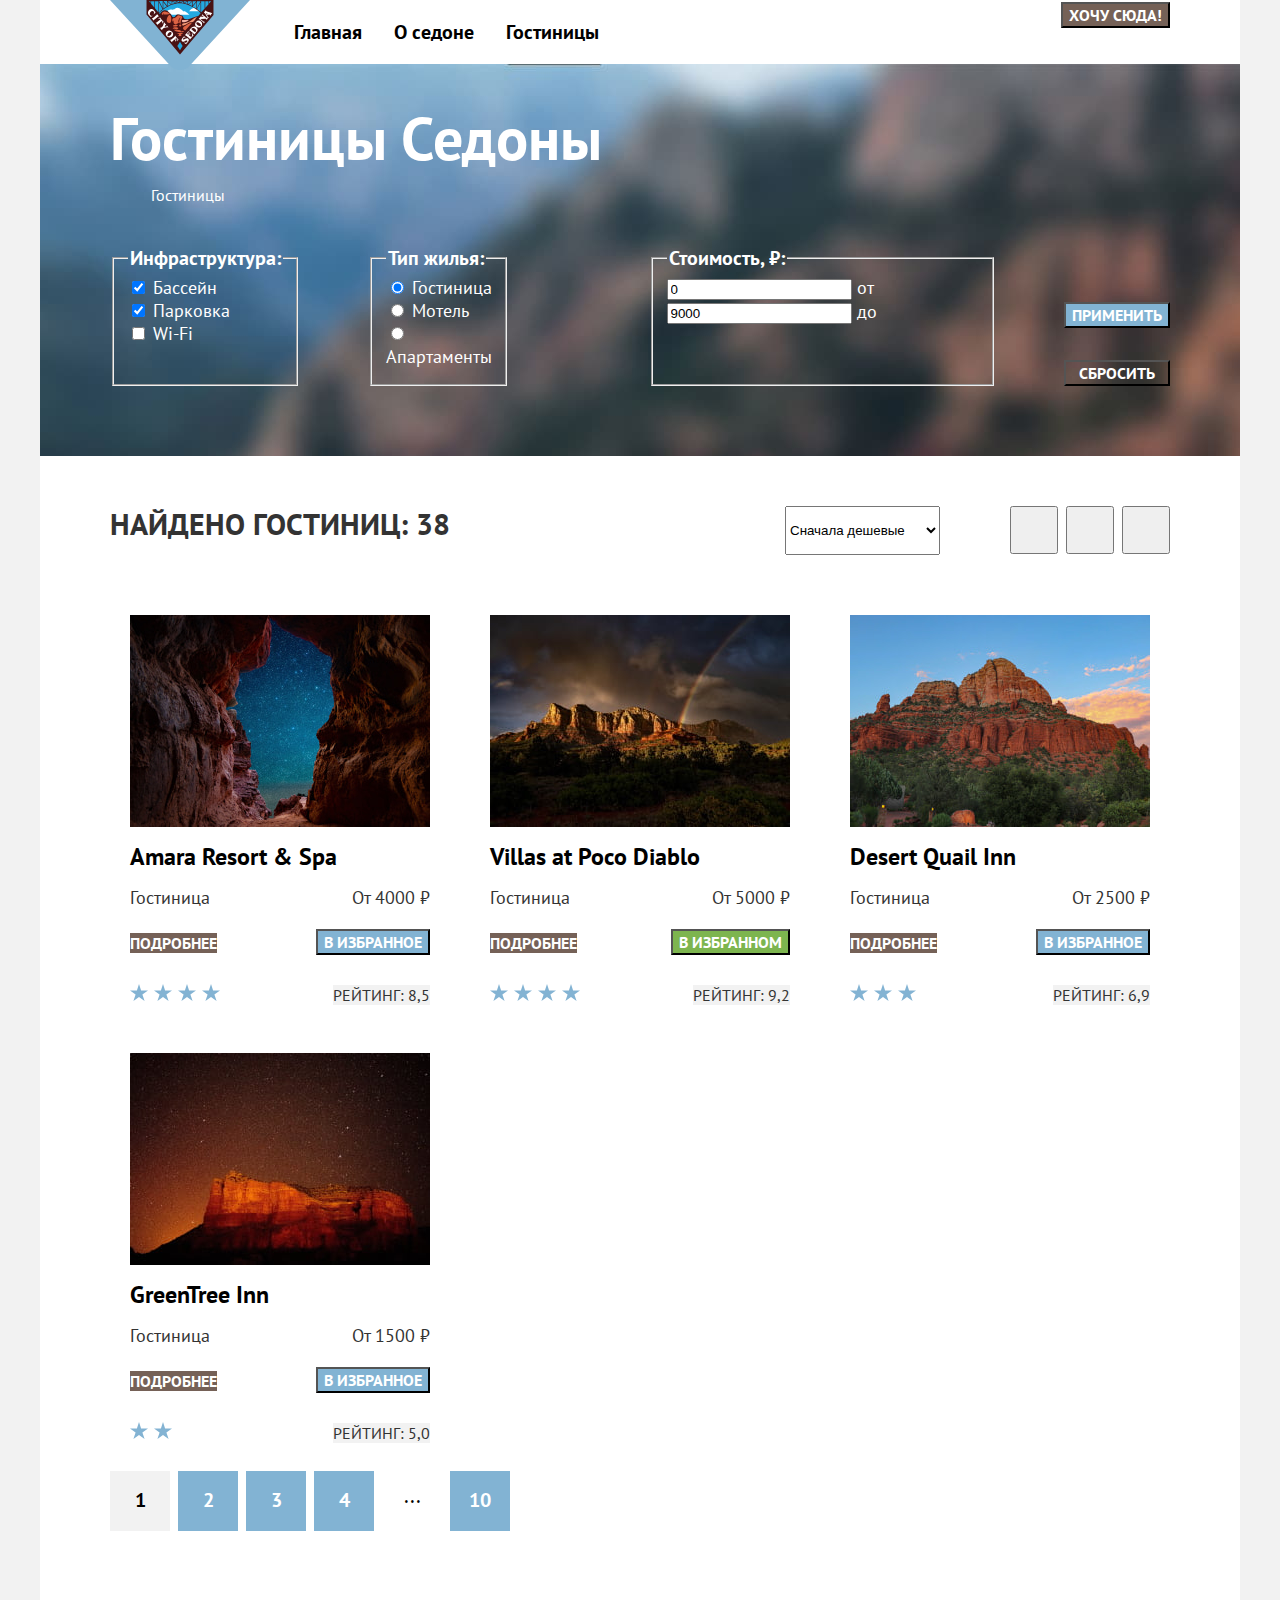
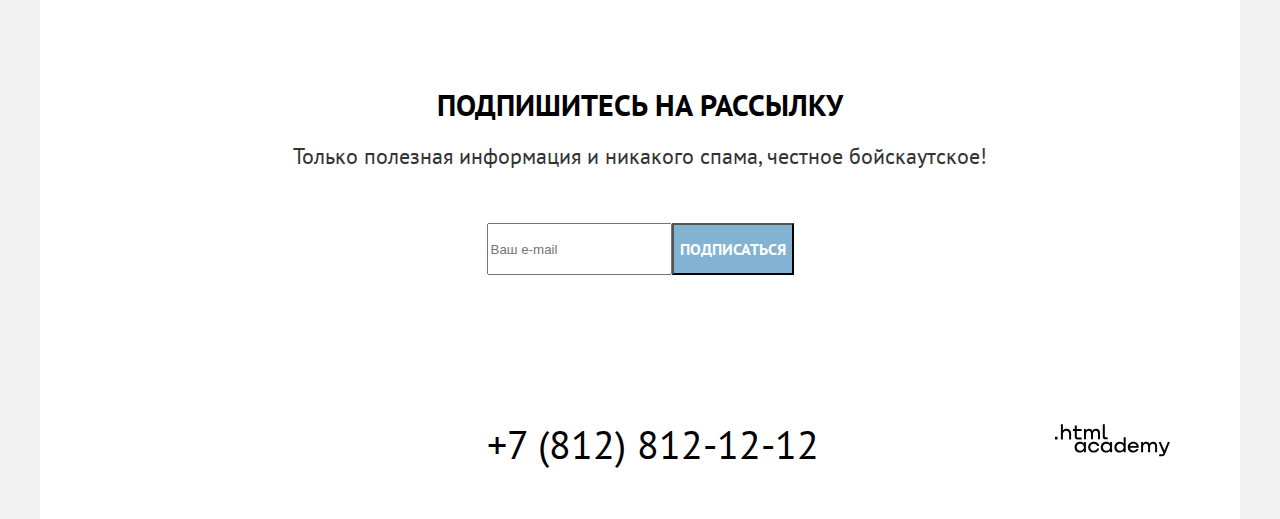
<file: 6/catalog.html>
<!DOCTYPE html>
<html lang="ru">
  <head>
    <meta charset="utf-8">
    <meta name="viewport" content="width=device-width, initial-scale=1">
    <link rel="stylesheet" href="styles/styles.css">
    <title>Гостиницы</title>
    <base href="https://htmlacademy-univer-htmlcss-1.github.io/1831559-sedona-2/6/">
</head>
  <body>
    <div class="page-wrapper">
      <header class="header">
        <a class="logo-link" href="index.html">
          <img class="sedona-logo" src="images/logo-sedona.svg" width="140" height="70" alt="Логотип города Седона">
        </a>
        <nav class="main-navigation">
          <ul class="navigation-list">
            <li class="navigation-item">
              <a class="navigation-link" href="index.html">Главная</a>
            </li>
            <li class="navigation-item">
              <a class="navigation-link" href="index.html#about-section">О седоне</a>
            </li>
            <li class="navigation-item current-page">
              <a class="navigation-link" href="catalog.html">Гостиницы</a>
            </li>
          </ul>
        </nav>
        <ul class="user-menu-list">
          <li class="user-menu-item">
            <a class="user-menu-link" href="#">
              <span class="visually-hidden">Поиск</span>
            </a>
          </li>
          <li class="user-menu-item">
            <a class="user-menu-link" href="#">
              <span class="visually-hidden">Избранное</span>
            </a>
          </li>
          <li class="user-menu-item">
            <button class="user-menu-button button" type="button">Хочу сюда!</button>
          </li>
        </ul>
      </header>
      <main class='main-container'>
        <div class="page-container">
        <section class="filters">
          <h1 class="catalog-header">Гостиницы Седоны</h1>
          <ol class="breadcrumbs-list">
            <li class="breadcrumbs-item"><a class="breadcrumbs-link" href="index.html"><span class="visually-hidden">Главная</span></a></li>
            <li class="breadcrumbs-item"><a class="breadcrumbs-link">Гостиницы</a></li>
          </ol>
          <form class="filters-form" action="https://echo.htmlacademy.ru/" method="get">
            <div class="hotel-filters">
              <fieldset class="infrastructure-filters">
                <legend class="infrastructure-legend legend">Инфраструктура:</legend>
                <ul class="infrastructure-list">
                  <li class="infrastructure-item">
                    <label>
                      <input class name="pool" type="checkbox" checked>
                      Бассейн
                    </label>
                  </li>
                  <li class="infrastructure-item">
                    <label>
                      <input class name="parking" type="checkbox" checked>
                      Парковка
                    </label>
                  </li>
                  <li class="infrastructure-item">
                    <label>
                      <input class name="wifi" type="checkbox">
                      Wi-Fi
                    </label>
                  </li>
                </ul>
              </fieldset>
              <fieldset class="housing-type-filters">
                <legend class="housing-type-legend legend">Тип жилья:</legend>
                <ul class="housing-type-list">
                  <li class="housing-type-item">
                    <label>
                      <input class name="housing-type-input" value="hotel" type="radio" checked>
                      Гостиница
                    </label>
                  </li>
                  <li class="housing-type-item">
                    <label>
                      <input class name="housing-type-input" value="motel" type="radio">
                      Мотель
                    </label>
                  </li>
                  <li class="housing-type-item">
                    <label>
                      <input class name="housing-type-input" value="apartments" type="radio">
                      Апартаменты
                    </label>
                  </li>
                </ul>
              </fieldset>
            </div>
            <fieldset class="price-range">
              <legend class="price-range-legend legend">Стоимость, ₽:</legend>
              <label>
                <input class="price-from" name="price-from" value="0" type="number">
                от
              </label>
              <label>
                <input class="price-to" name="price-to" value="9000" type="number">
                до
              </label>
            </fieldset>
            <div class="filters-controllers">
              <button class="button action button-apply" type="button">Применить</button>
              <button class="button button-reset" type="reset">Сбросить</button>
            </div>
          </form>
        </section>
        <section class="filtered-catalog">
          <div class="catalog-controllers">
            <h2 class="catalog-title">Найдено <span class="housing-type">гостиниц</span>: <span class="filtered-catalog-quantity">38</span></h2>
            <select class="select-control" aria-label="Сортировка">
              <option value="cheap" selected>Сначала дешевые</option>
              <option value="popular">Сначала популярные</option>
              <option value="expensive">Сначала дорогие</option>
            </select>

            <div class="display-by">
              <ul class="display-by-list">
                <li class="display-by-item">
                  <button class="display-by-button" type="button">
                    <span class="visually-hidden">Отобразить карточками</span>
                  </button>
                </li>
                <li class="display-by-item">
                  <button class="display-by-button" type="button">
                    <span class="visually-hidden">Отобразить крупным списком</span>
                  </button>
                </li>
                <li class="display-by-item">
                  <button class="display-by-button" type="button">
                    <span class="visually-hidden">Отобразить списком</span>
                  </button>
                </li>
              </ul>
            </div>
          </div>

          <ul class="catalog-list">
            <li class="catalog-card">
              <img class="card-image" src="images/catalog/thumb-amara-resort.jpg" width="300" height="212" alt="Звёздное небо, виднеющееся сквозь каньон">
              <h3 class="card-title">Amara Resort & Spa</h3>
              <div class="card-info">
                <p class="card-housing-type">Гостиница</p>
                <p class="card-price">От 4000 ₽</p>
              </div>
              <div class="card-buttons">
                <p class="card-more-info">
                  <a class="card-link button" href="#">подробнее</a>
                </p>
                <button class="card-button button action add-to-favorites" type="button">в избранное</button>
              </div>
              <div class="ratings">
                <ul class="card-stars-list">
                  <li class="card-stars-item"><img class="star-icon" src="images/icons/star-icon.svg" width="18" height="17" alt="Иконка-звезда в рейтинге"></li>
                  <li class="card-stars-item"><img class="star-icon" src="images/icons/star-icon.svg" width="18" height="17" alt="Иконка-звезда в рейтинге"></li>
                  <li class="card-stars-item"><img class="star-icon" src="images/icons/star-icon.svg" width="18" height="17" alt="Иконка-звезда в рейтинге"></li>
                  <li class="card-stars-item"><img class="star-icon" src="images/icons/star-icon.svg" width="18" height="17" alt="Иконка-звезда в рейтинге"></li>
                </ul>
                <p class="card-users-score">
                  Рейтинг: <span class="card-users-score-number">8,5</span>
                </p>
              </div>
            </li>
            <li class="catalog-card">
              <img class="card-image" src="images/catalog/thumb-poco-diablo.jpg" width="300" height="212" alt="Каньон в пасмурную погоду и радуга">
              <h3 class="card-title">Villas at Poco Diablo</h3>
              <div class="card-info">
                <p class="card-housing-type">Гостиница</p>
                <p class="card-price">От 5000 ₽</p>
              </div>
              <div class="card-buttons">
                <p class="card-more-info">
                  <a class="card-link button" href="#">подробнее</a>
                </p>
                <button class="card-button button active add-to-favorites is-favorite" type="button">в избранном</button>
              </div>
              <div class="ratings">
                <ul class="card-stars-list">
                  <li class="card-stars-item"><img class="star-icon" src="images/icons/star-icon.svg" width="18" height="17" alt="Иконка-звезда в рейтинге"></li>
                  <li class="card-stars-item"><img class="star-icon" src="images/icons/star-icon.svg" width="18" height="17" alt="Иконка-звезда в рейтинге"></li>
                  <li class="card-stars-item"><img class="star-icon" src="images/icons/star-icon.svg" width="18" height="17" alt="Иконка-звезда в рейтинге"></li>
                  <li class="card-stars-item"><img class="star-icon" src="images/icons/star-icon.svg" width="18" height="17" alt="Иконка-звезда в рейтинге"></li>
                </ul>
                <p class="card-users-score">
                  Рейтинг: <span class="card-users-score-number">9,2</span>
                </p>
              </div>
            </li>
            <li class="catalog-card">
              <img class="card-image" src="images/catalog/thumb-desert-quail.jpg" width="300" height="212" alt="Каньон в в ясную погоду">
              <h3 class="card-title">Desert Quail Inn</h3>
              <div class="card-info">
                <p class="card-housing-type">Гостиница</p>
                <p class="card-price">От 2500 ₽</p>
              </div>
              <div class="card-buttons">
                <p class="card-more-info">
                  <a class="card-link button" href="#">подробнее</a>
                </p>
                <button class="card-button button action add-to-favorites" type="button">в избранное</button>
              </div>
              <div class="ratings">
                <ul class="card-stars-list">
                  <li class="card-stars-item"><img class="star-icon" src="images/icons/star-icon.svg" width="18" height="17" alt="Иконка-звезда в рейтинге"></li>
                  <li class="card-stars-item"><img class="star-icon" src="images/icons/star-icon.svg" width="18" height="17" alt="Иконка-звезда в рейтинге"></li>
                  <li class="card-stars-item"><img class="star-icon" src="images/icons/star-icon.svg" width="18" height="17" alt="Иконка-звезда в рейтинге"></li>
                </ul>
                <p class="card-users-score">
                  Рейтинг: <span class="card-users-score-number">6,9</span>
                </p>
              </div>
            </li>
            <li class="catalog-card">
              <img class="card-image" src="images/catalog/thumb-greentree.jpg" width="300" height="212" alt="Каньон на фоне звёздного неба">
              <h3 class="card-title">GreenTree Inn</h3>
              <div class="card-info">
                <p class="card-housing-type">Гостиница</p>
                <p class="card-price">От 1500 ₽</p>
              </div>
              <div class="card-buttons">
                <p class="card-more-info">
                  <a class="card-link button" href="#">подробнее</a>
                </p>
                <button class="card-button button action add-to-favorites" type="button">в избранное</button>
              </div>
              <div class="ratings">
                <ul class="card-stars-list">
                  <li class="card-stars-item"><img class="star-icon" src="images/icons/star-icon.svg" width="18" height="17" alt="Иконка-звезда в рейтинге"></li>
                  <li class="card-stars-item"><img class="star-icon" src="images/icons/star-icon.svg" width="18" height="17" alt="Иконка-звезда в рейтинге"></li>
                </ul>
                <p class="card-users-score">
                  Рейтинг: <span class="card-users-score-number">5,0</span>
                </p>
              </div>
            </li>
          </ul>

          <ul class="pagination">
            <li class="pagination-item">
              <a class="pagination-link pagination-current">1</a>
            </li>
            <li class="pagination-item">
              <a class="pagination-link" href="#">2</a>
            </li>
            <li class="pagination-item">
              <a class="pagination-link" href="#">3</a>
            </li>
            <li class="pagination-item">
              <a class="pagination-link" href="#">4</a>
            </li>
            <li class="pagination-item">
              <span class="pagination-three-dots">...</span>
            </li>
            <li class="pagination-item">
              <a class="pagination-link" href="#">10</a>
            </li>
          </ul>
        </section>
        <section class="email-list catalog centered-text">
          <header class="section-header">
            <h2 class="section-title">Подпишитесь на рассылку</h2>
            <p class="section-subtitle">Только полезная информация и никакого спама, честное бойскаутское!</p>
          </header>
          <form class="email-list-form" action="https://echo.htmlacademy.ru/" method="post">
            <input class="email-input" type="email" name="email" placeholder="Ваш e-mail">
            <button class="email-button button action" type="submit">Подписаться</button>
          </form>
        </section>
      </div>
      </main>
      <footer class="footer">
        <h2 class="visually-hidden">Дополнительная информация</h2>
        <section class="social-info">
          <h3 class="visually-hidden">Ссылки для связи в социальных сетях</h3>
          <ul class="social-list">
            <li class="social-item">
              <a class="social-link social-link-vk" href="#">
                <span class="visually-hidden">ВКонтакте</span>
              </a>
            </li>
            <li class="social-item">
              <a class="social-link social-link-telegram" href="#">
                <span class="visually-hidden">Telegram</span>
              </a>
            </li>
            <li class="social-item">
              <a class="social-link social-link-youtube" href="#">
                <span class="visually-hidden">YouTube</span>
              </a>
            </li>
          </ul>
        </section>
        <section class="contacts-info">
          <h3 class="visually-hidden">Контактная информация</h3>
          <address class="contacts">
            <a class="contacts-link" href="tel:+78128121212" target="_blank">+7 (812) 812-12-12</a>
          </address>
        </section>
        <section class="copyright-info">
          <h3 class="visually-hidden">Авторские права</h3>
          <a class="copyright-link" href="#">
            <img src="images/logo-html-academy.svg" width="115" height="33" alt="Перейти на сайт html academy">          </a>
        </section>
      </footer>
    </div>
  </body>
</html>
</file>
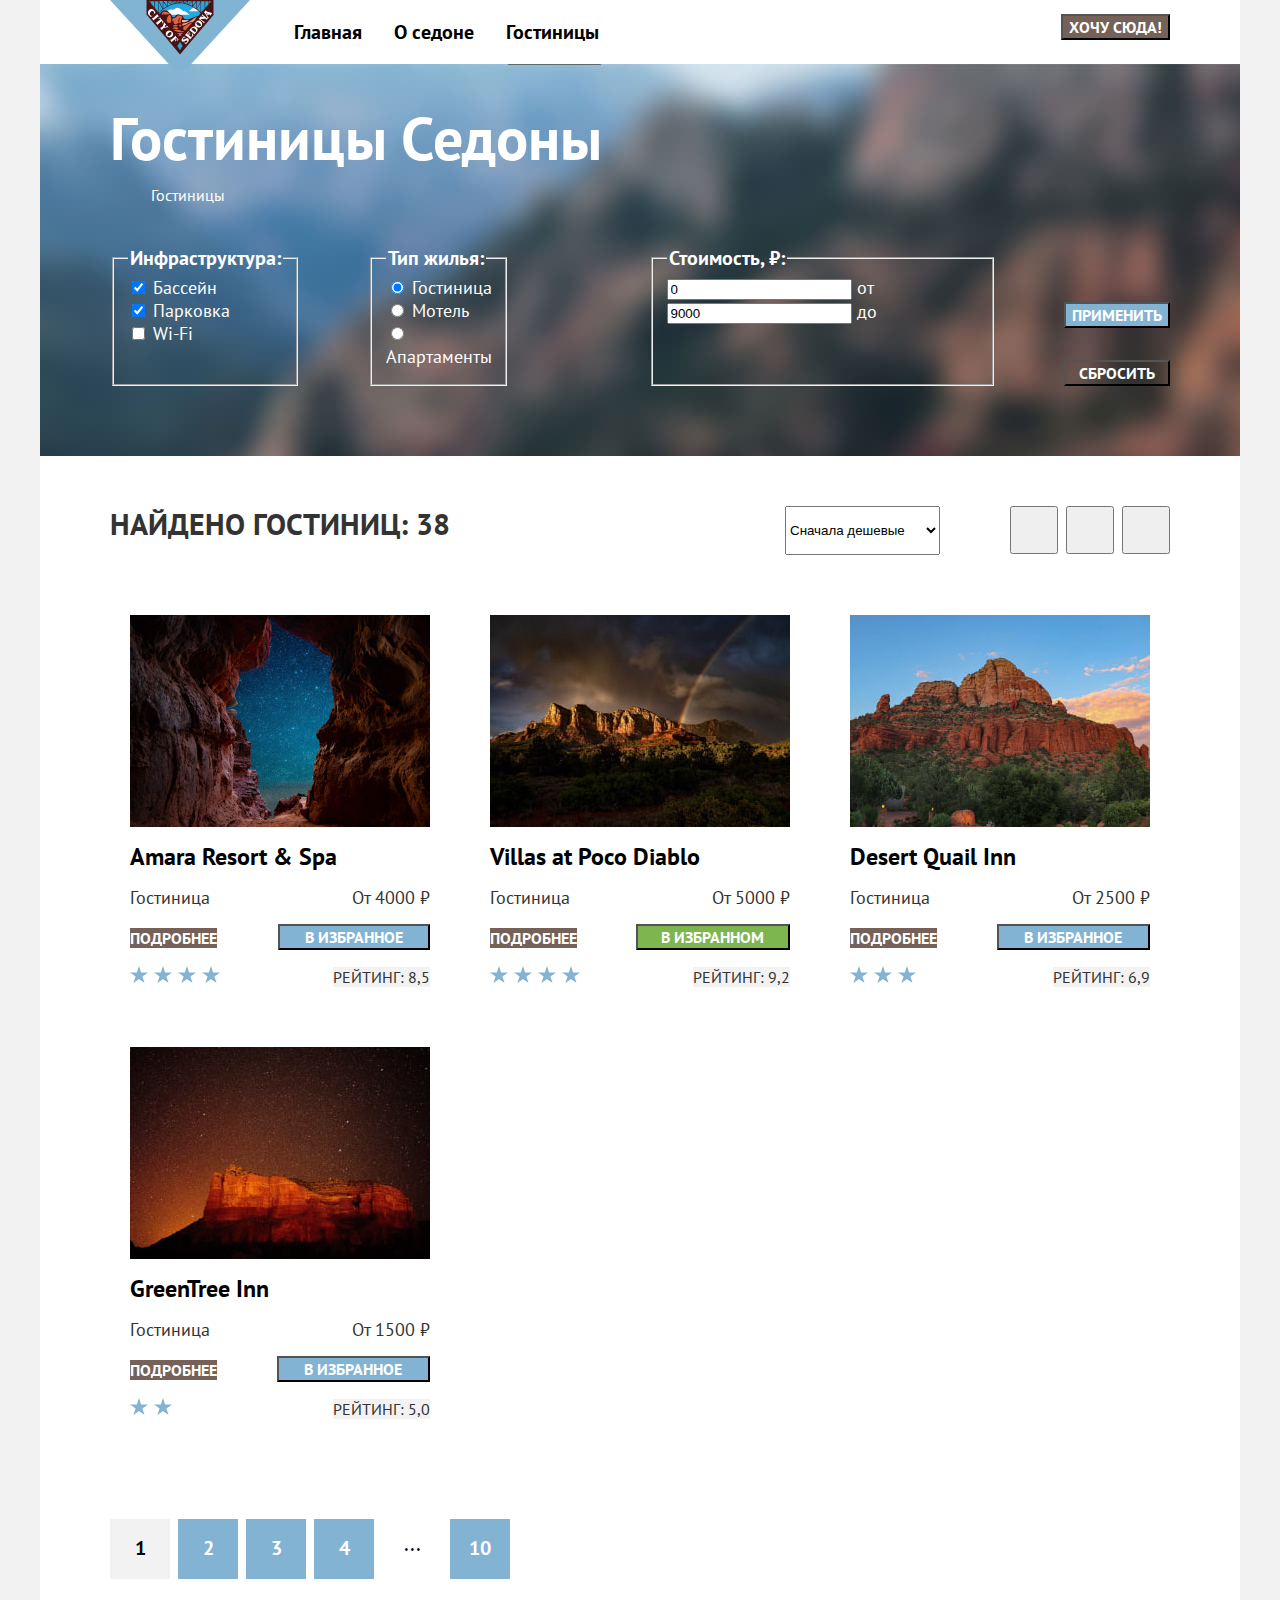
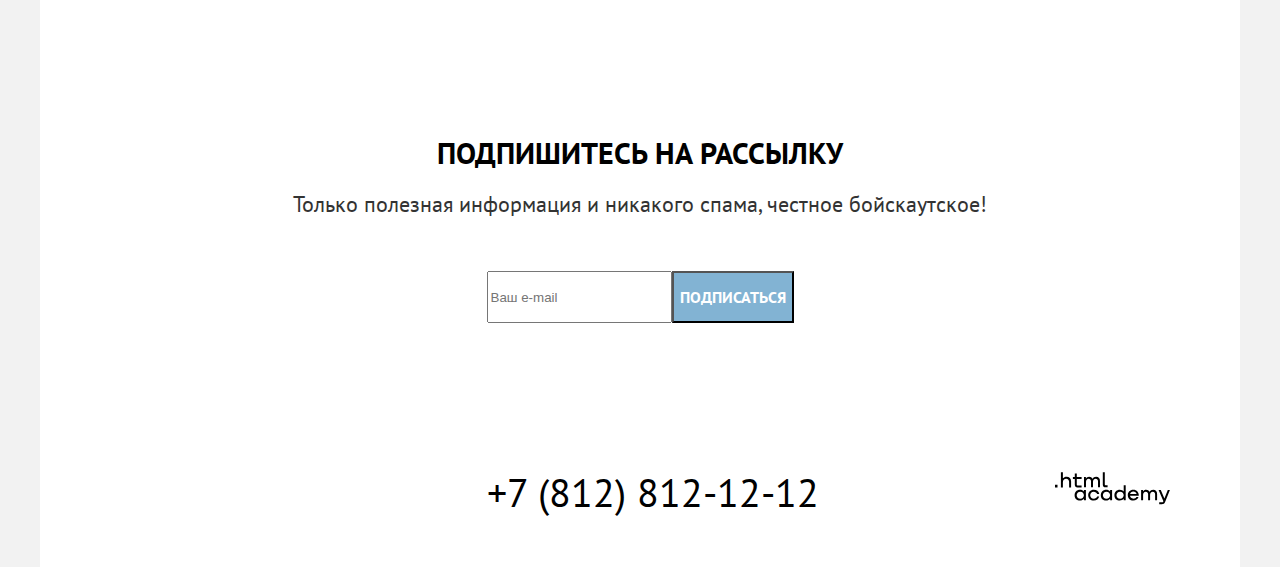
<file: 7/catalog.html>
<!DOCTYPE html>
<html lang="ru">
  <head>
    <meta charset="utf-8">
    <meta name="viewport" content="width=device-width, initial-scale=1">
    <link rel="stylesheet" href="styles/styles.css">
    <title>Гостиницы</title>
    <base href="https://htmlacademy-univer-htmlcss-1.github.io/1831559-sedona-2/7/">
</head>
  <body>
    <div class="page-wrapper">
      <header class="header">
        <a class="logo-link" href="index.html">
          <img class="sedona-logo" src="images/logo-sedona.svg" width="140" height="70" alt="Логотип города Седона">
        </a>
        <nav class="main-navigation">
          <ul class="navigation-list">
            <li class="navigation-item">
              <a class="navigation-link" href="index.html">Главная</a>
            </li>
            <li class="navigation-item">
              <a class="navigation-link" href="index.html#about-section">О седоне</a>
            </li>
            <li class="navigation-item current-page">
              <a class="navigation-link" href="catalog.html">Гостиницы</a>
            </li>
          </ul>
        </nav>
        <ul class="user-menu-list">
          <li class="user-menu-item">
            <a class="user-menu-link" href="#">
              <span class="visually-hidden">Поиск</span>
            </a>
          </li>
          <li class="user-menu-item">
            <a class="user-menu-link" href="#">
              <span class="visually-hidden">Избранное</span>
            </a>
          </li>
          <li class="user-menu-item">
            <button class="user-menu-button button" type="button">Хочу сюда!</button>
          </li>
        </ul>
      </header>
      <main class='main-container'>
        <div class="page-container">
        <section class="filters">
          <h1 class="catalog-header">Гостиницы Седоны</h1>
          <ol class="breadcrumbs-list">
            <li class="breadcrumbs-item"><a class="breadcrumbs-link" href="index.html"><span class="visually-hidden">Главная</span></a></li>
            <li class="breadcrumbs-item"><a class="breadcrumbs-link">Гостиницы</a></li>
          </ol>
          <form class="filters-form" action="https://echo.htmlacademy.ru/" method="get">
            <div class="hotel-filters">
              <fieldset class="infrastructure-filters">
                <legend class="infrastructure-legend legend">Инфраструктура:</legend>
                <ul class="infrastructure-list">
                  <li class="infrastructure-item">
                    <label>
                      <input class name="pool" type="checkbox" checked>
                      Бассейн
                    </label>
                  </li>
                  <li class="infrastructure-item">
                    <label>
                      <input class name="parking" type="checkbox" checked>
                      Парковка
                    </label>
                  </li>
                  <li class="infrastructure-item">
                    <label>
                      <input class name="wifi" type="checkbox">
                      Wi-Fi
                    </label>
                  </li>
                </ul>
              </fieldset>
              <fieldset class="housing-type-filters">
                <legend class="housing-type-legend legend">Тип жилья:</legend>
                <ul class="housing-type-list">
                  <li class="housing-type-item">
                    <label>
                      <input class name="housing-type-input" value="hotel" type="radio" checked>
                      Гостиница
                    </label>
                  </li>
                  <li class="housing-type-item">
                    <label>
                      <input class name="housing-type-input" value="motel" type="radio">
                      Мотель
                    </label>
                  </li>
                  <li class="housing-type-item">
                    <label>
                      <input class name="housing-type-input" value="apartments" type="radio">
                      Апартаменты
                    </label>
                  </li>
                </ul>
              </fieldset>
            </div>
            <fieldset class="price-range">
              <legend class="price-range-legend legend">Стоимость, ₽:</legend>
              <label>
                <input class="price-from" name="price-from" value="0" type="number">
                от
              </label>
              <label>
                <input class="price-to" name="price-to" value="9000" type="number">
                до
              </label>
            </fieldset>
            <div class="filters-controllers">
              <button class="button action button-apply" type="button">Применить</button>
              <button class="button button-reset" type="reset">Сбросить</button>
            </div>
          </form>
        </section>
        <section class="filtered-catalog">
          <div class="catalog-controllers">
            <h2 class="catalog-title">Найдено <span class="housing-type">гостиниц</span>: <span class="filtered-catalog-quantity">38</span></h2>
            <select class="select-control" aria-label="Сортировка">
              <option value="cheap" selected>Сначала дешевые</option>
              <option value="popular">Сначала популярные</option>
              <option value="expensive">Сначала дорогие</option>
            </select>

            <div class="display-by">
              <ul class="display-by-list">
                <li class="display-by-item">
                  <button class="display-by-button" type="button">
                    <span class="visually-hidden">Отобразить карточками</span>
                  </button>
                </li>
                <li class="display-by-item">
                  <button class="display-by-button" type="button">
                    <span class="visually-hidden">Отобразить крупным списком</span>
                  </button>
                </li>
                <li class="display-by-item">
                  <button class="display-by-button" type="button">
                    <span class="visually-hidden">Отобразить списком</span>
                  </button>
                </li>
              </ul>
            </div>
          </div>

          <ul class="catalog-list">
            <li class="catalog-card">
              <img class="card-image" src="images/catalog/thumb-amara-resort.jpg" width="300" height="212" alt="Звёздное небо, виднеющееся сквозь каньон">
              <h3 class="card-title">Amara Resort & Spa</h3>
              <p class="card-housing-type">Гостиница</p>
              <p class="card-price">От 4000 ₽</p>
              <p class="card-more-info">
                <a class="card-link button" href="#">подробнее</a>
              </p>
              <button class="card-button button action add-to-favorites" type="button">в избранное</button>
              <ul class="card-stars-list">
                <li class="card-stars-item"><img class="star-icon" src="images/icons/star-icon.svg" width="18" height="17" alt="Иконка-звезда в рейтинге"></li>
                <li class="card-stars-item"><img class="star-icon" src="images/icons/star-icon.svg" width="18" height="17" alt="Иконка-звезда в рейтинге"></li>
                <li class="card-stars-item"><img class="star-icon" src="images/icons/star-icon.svg" width="18" height="17" alt="Иконка-звезда в рейтинге"></li>
                <li class="card-stars-item"><img class="star-icon" src="images/icons/star-icon.svg" width="18" height="17" alt="Иконка-звезда в рейтинге"></li>
              </ul>
              <p class="card-users-score">
                Рейтинг: <span class="card-users-score-number">8,5</span>
              </p>
            </li>
            <li class="catalog-card">
              <img class="card-image" src="images/catalog/thumb-poco-diablo.jpg" width="300" height="212" alt="Каньон в пасмурную погоду и радуга">
              <h3 class="card-title">Villas at Poco Diablo</h3>
              <p class="card-housing-type">Гостиница</p>
              <p class="card-price">От 5000 ₽</p>
              <p class="card-more-info">
                <a class="card-link button" href="#">подробнее</a>
              </p>
              <button class="card-button button active add-to-favorites is-favorite" type="button">в избранном</button>
              <ul class="card-stars-list">
                <li class="card-stars-item"><img class="star-icon" src="images/icons/star-icon.svg" width="18" height="17" alt="Иконка-звезда в рейтинге"></li>
                <li class="card-stars-item"><img class="star-icon" src="images/icons/star-icon.svg" width="18" height="17" alt="Иконка-звезда в рейтинге"></li>
                <li class="card-stars-item"><img class="star-icon" src="images/icons/star-icon.svg" width="18" height="17" alt="Иконка-звезда в рейтинге"></li>
                <li class="card-stars-item"><img class="star-icon" src="images/icons/star-icon.svg" width="18" height="17" alt="Иконка-звезда в рейтинге"></li>
              </ul>
              <p class="card-users-score">
                Рейтинг: <span class="card-users-score-number">9,2</span>
              </p>
            </li>
            <li class="catalog-card">
              <img class="card-image" src="images/catalog/thumb-desert-quail.jpg" width="300" height="212" alt="Каньон в в ясную погоду">
              <h3 class="card-title">Desert Quail Inn</h3>
              <p class="card-housing-type">Гостиница</p>
              <p class="card-price">От 2500 ₽</p>
              <p class="card-more-info">
                <a class="card-link button" href="#">подробнее</a>
              </p>
              <button class="card-button button action add-to-favorites" type="button">в избранное</button>
              <ul class="card-stars-list">
                <li class="card-stars-item"><img class="star-icon" src="images/icons/star-icon.svg" width="18" height="17" alt="Иконка-звезда в рейтинге"></li>
                <li class="card-stars-item"><img class="star-icon" src="images/icons/star-icon.svg" width="18" height="17" alt="Иконка-звезда в рейтинге"></li>
                <li class="card-stars-item"><img class="star-icon" src="images/icons/star-icon.svg" width="18" height="17" alt="Иконка-звезда в рейтинге"></li>
              </ul>
              <p class="card-users-score">
                Рейтинг: <span class="card-users-score-number">6,9</span>
              </p>
            </li>
            <li class="catalog-card">
              <img class="card-image" src="images/catalog/thumb-greentree.jpg" width="300" height="212" alt="Каньон на фоне звёздного неба">
              <h3 class="card-title">GreenTree Inn</h3>
              <p class="card-housing-type">Гостиница</p>
              <p class="card-price">От 1500 ₽</p>
              <p class="card-more-info">
                <a class="card-link button" href="#">подробнее</a>
              </p>
              <button class="card-button button action add-to-favorites" type="button">в избранное</button>
              <ul class="card-stars-list">
                <li class="card-stars-item"><img class="star-icon" src="images/icons/star-icon.svg" width="18" height="17" alt="Иконка-звезда в рейтинге"></li>
                <li class="card-stars-item"><img class="star-icon" src="images/icons/star-icon.svg" width="18" height="17" alt="Иконка-звезда в рейтинге"></li>
              </ul>
              <p class="card-users-score">
                Рейтинг: <span class="card-users-score-number">5,0</span>
              </p>
            </li>
          </ul>

          <ul class="pagination">
            <li class="pagination-item">
              <a class="pagination-link pagination-current">1</a>
            </li>
            <li class="pagination-item">
              <a class="pagination-link" href="#">2</a>
            </li>
            <li class="pagination-item">
              <a class="pagination-link" href="#">3</a>
            </li>
            <li class="pagination-item">
              <a class="pagination-link" href="#">4</a>
            </li>
            <li class="pagination-item">
              <span class="pagination-three-dots">...</span>
            </li>
            <li class="pagination-item">
              <a class="pagination-link" href="#">10</a>
            </li>
          </ul>
        </section>
        <section class="email-list catalog centered-text">
          <header class="section-header">
            <h2 class="section-title">Подпишитесь на рассылку</h2>
            <p class="section-subtitle">Только полезная информация и никакого спама, честное бойскаутское!</p>
          </header>
          <form class="email-list-form" action="https://echo.htmlacademy.ru/" method="post">
            <input class="email-input" type="email" name="email" placeholder="Ваш e-mail">
            <button class="email-button button action" type="submit">Подписаться</button>
          </form>
        </section>
      </div>
      </main>
      <footer class="footer">
        <h2 class="visually-hidden">Дополнительная информация</h2>
        <section class="social-info">
          <h3 class="visually-hidden">Ссылки для связи в социальных сетях</h3>
          <ul class="social-list">
            <li class="social-item">
              <a class="social-link social-link-vk" href="#">
                <span class="visually-hidden">ВКонтакте</span>
              </a>
            </li>
            <li class="social-item">
              <a class="social-link social-link-telegram" href="#">
                <span class="visually-hidden">Telegram</span>
              </a>
            </li>
            <li class="social-item">
              <a class="social-link social-link-youtube" href="#">
                <span class="visually-hidden">YouTube</span>
              </a>
            </li>
          </ul>
        </section>
        <section class="contacts-info">
          <h3 class="visually-hidden">Контактная информация</h3>
          <address class="contacts">
            <a class="contacts-link" href="tel:+78128121212" target="_blank">+7 (812) 812-12-12</a>
          </address>
        </section>
        <section class="copyright-info">
          <h3 class="visually-hidden">Авторские права</h3>
          <a class="copyright-link" href="#">
            <img src="images/logo-html-academy.svg" width="115" height="33" alt="Перейти на сайт html academy">          </a>
        </section>
      </footer>
    </div>
  </body>
</html>
</file>
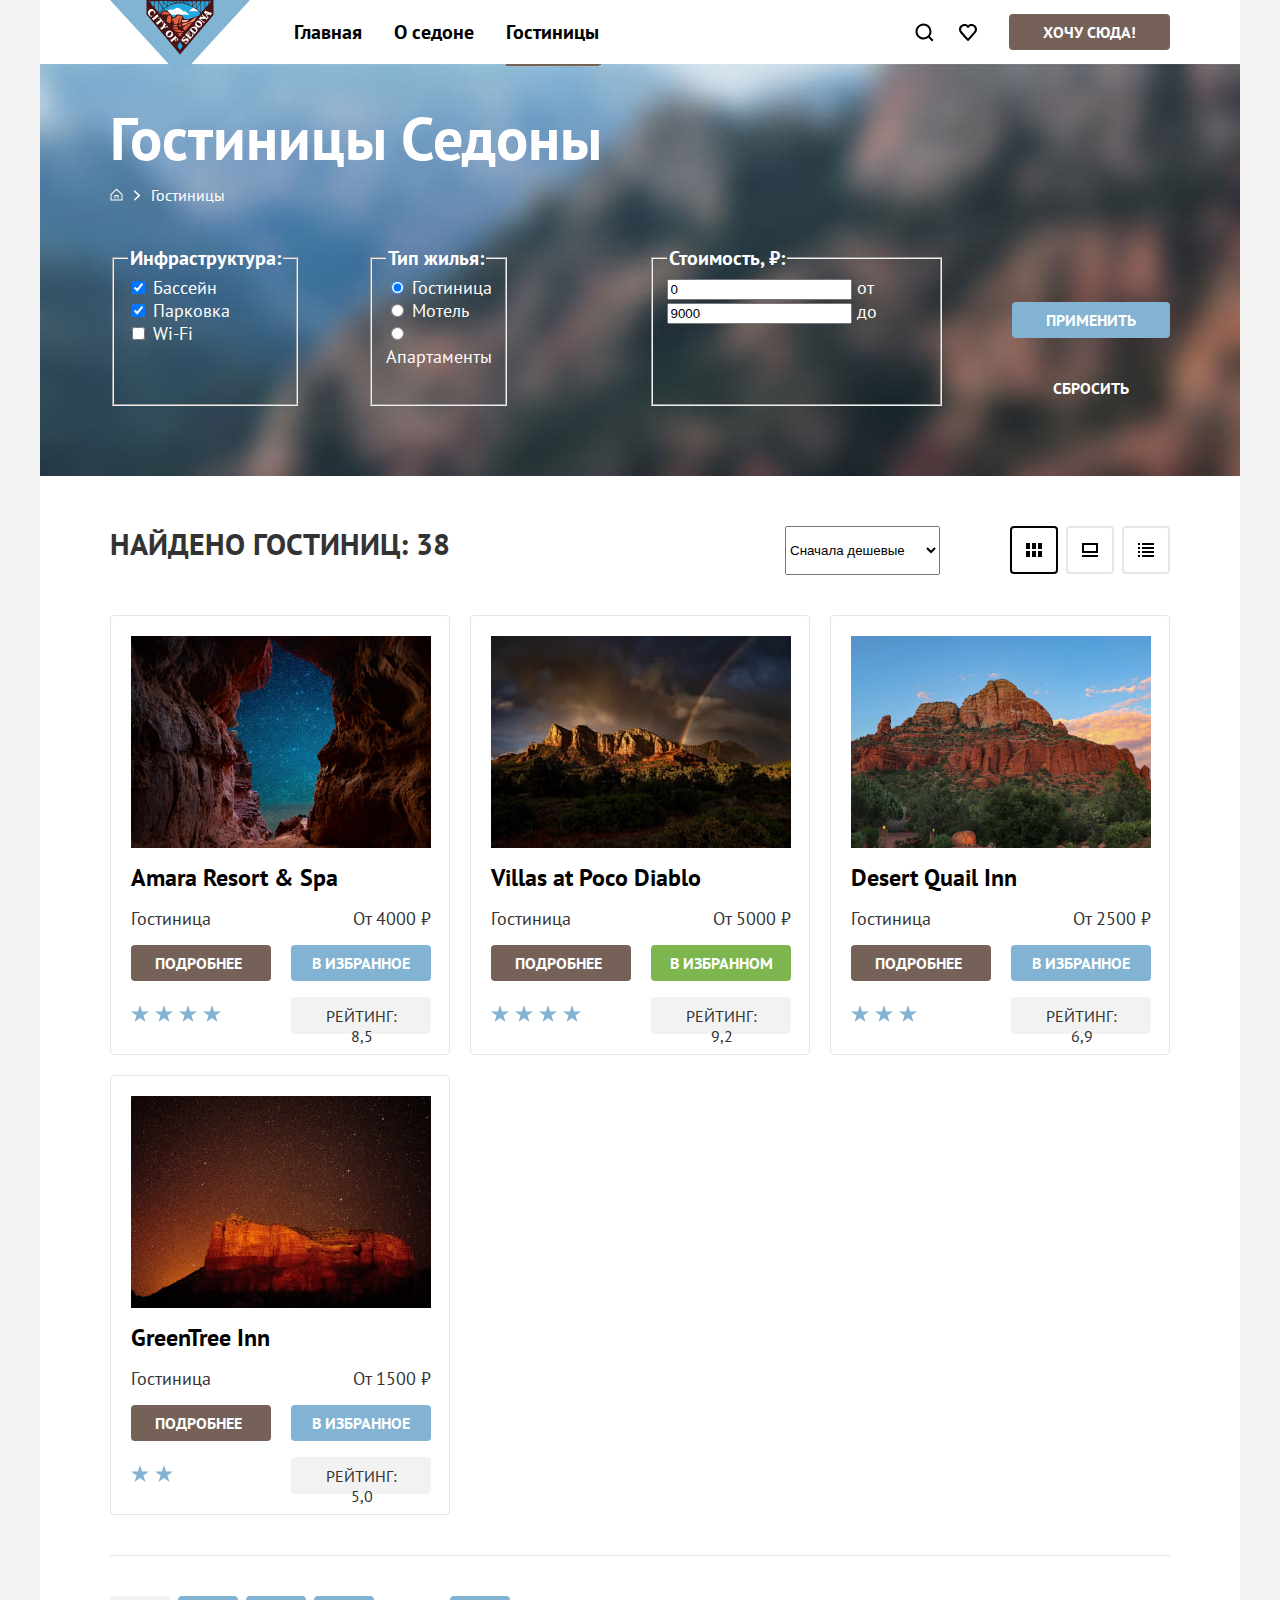
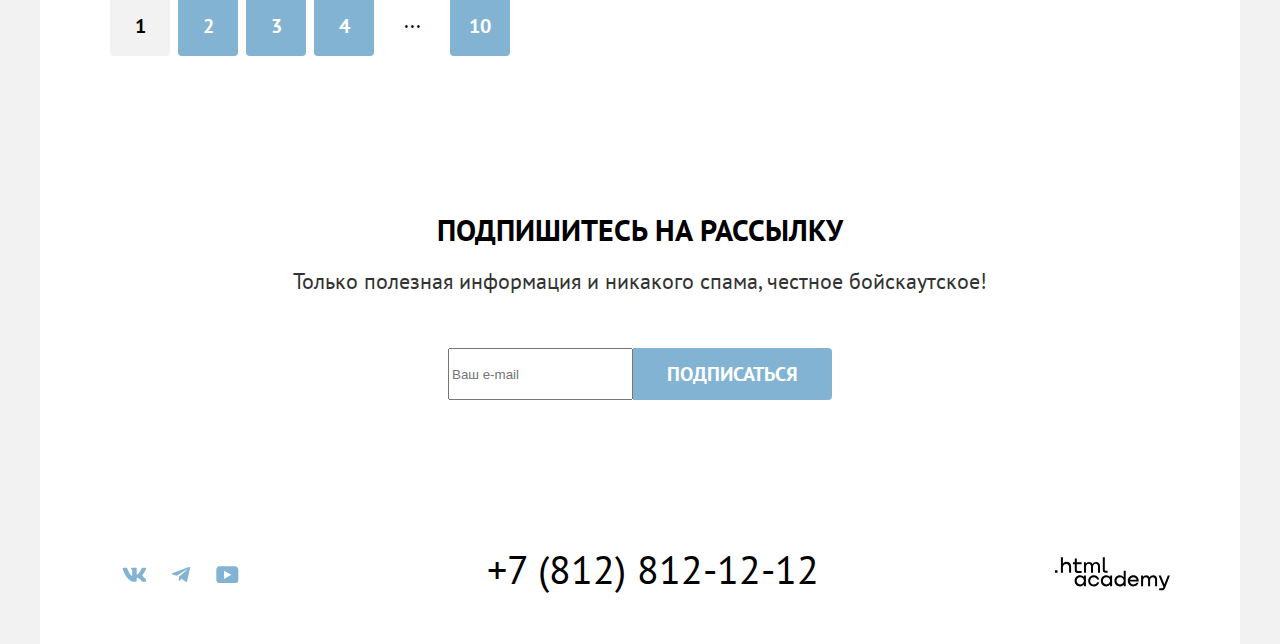
<file: 8/catalog.html>
<!DOCTYPE html>
<html lang="ru">
  <head>
    <meta charset="utf-8">
    <meta name="viewport" content="width=device-width, initial-scale=1">
    <link rel="stylesheet" href="styles/styles.css">
    <link rel="icon" href="images/icons/favicon.svg" type="image/svg+xml">
    <title>Гостиницы</title>
    <base href="https://htmlacademy-univer-htmlcss-1.github.io/1831559-sedona-2/8/">
</head>
  <body>
    <div class="page-wrapper">
      <header class="header">
        <a class="logo-link" href="index.html">
          <img class="sedona-logo" src="images/logo-sedona.svg" width="140" height="70" alt="Логотип города Седона">
        </a>
        <nav class="main-navigation">
          <ul class="list navigation-list">
            <li>
              <a class="navigation-link" href="index.html">Главная</a>
            </li>
            <li>
              <a class="navigation-link" href="index.html#about-section">О седоне</a>
            </li>
            <li>
              <a class="navigation-link current" href="catalog.html">Гостиницы</a>
            </li>
          </ul>
        </nav>
        <ul class="list user-menu-list">
          <li class="user-menu-item">
            <a class="user-menu-link" href="#">
              <span class="visually-hidden">Поиск</span>
            </a>
          </li>
          <li class="user-menu-item">
            <a class="user-menu-link" href="#">
              <span class="visually-hidden">Избранное</span>
            </a>
          </li>
          <li class="user-menu-item">
            <button class="user-menu-button button" type="button">Хочу сюда!</button>
          </li>
        </ul>
      </header>
      <main class="main-container">
        <section class="filters">
          <h1 class="catalog-header">Гостиницы Седоны</h1>
          <ol class="list breadcrumbs-list">
            <li class="breadcrumbs-item"><a class="breadcrumbs-link active" href="index.html"><span class="visually-hidden">Главная</span></a></li>
            <li class="breadcrumbs-item"><a class="breadcrumbs-link" tabindex="0">Гостиницы</a></li>
          </ol>
          <form class="filters-form" action="https://echo.htmlacademy.ru/" method="get">
            <div class="hotel-filters">
              <fieldset class="infrastructure-filters">
                <legend class="legend ">Инфраструктура:</legend>
                <ul class="list infrastructure-list">
                  <li class="infrastructure-item">
                    <label>
                      <input class name="pool" type="checkbox" checked>
                      Бассейн
                    </label>
                  </li>
                  <li class="infrastructure-item">
                    <label>
                      <input class name="parking" type="checkbox" checked>
                      Парковка
                    </label>
                  </li>
                  <li class="infrastructure-item">
                    <label>
                      <input class name="wifi" type="checkbox">
                      Wi-Fi
                    </label>
                  </li>
                </ul>
              </fieldset>
              <fieldset class="housing-type-filters">
                <legend class="housing-type-legend legend">Тип жилья:</legend>
                <ul class="list housing-type-list">
                  <li class="housing-type-item">
                    <label>
                      <input class name="housing-type-input" value="hotel" type="radio" checked>
                      Гостиница
                    </label>
                  </li>
                  <li class="housing-type-item">
                    <label>
                      <input class name="housing-type-input" value="motel" type="radio">
                      Мотель
                    </label>
                  </li>
                  <li class="housing-type-item">
                    <label>
                      <input class name="housing-type-input" value="apartments" type="radio">
                      Апартаменты
                    </label>
                  </li>
                </ul>
              </fieldset>
            </div>
            <fieldset class="price-range">
              <legend class="price-range-legend legend">Стоимость, ₽:</legend>
              <label>
                <input class="price-from" name="price-from" value="0" type="number">
                от
              </label>
              <label>
                <input class="price-to" name="price-to" value="9000" type="number">
                до
              </label>
            </fieldset>
            <div class="filters-controllers">
              <button class="button action button-apply" type="button">Применить</button>
              <button class="button button-reset" type="reset">Сбросить</button>
            </div>
          </form>
        </section>
        <section class="filtered-catalog">
          <div class="catalog-controllers">
            <h2 class="catalog-title">Найдено <span class="housing-type">гостиниц</span>: <span class="filtered-catalog-quantity">38</span></h2>
            <select class="select-control" aria-label="Сортировка">
              <option value="cheap" selected>Сначала дешевые</option>
              <option value="popular">Сначала популярные</option>
              <option value="expensive">Сначала дорогие</option>
            </select>

            <div class="display-by">
              <ul class="list display-by-list">
                <li class="display-by-item">
                  <button class="display-by-button table active" type="button">
                    <span class="visually-hidden">Отобразить карточками</span>
                  </button>
                </li>
                <li class="display-by-item">
                  <button class="display-by-button slideshow" type="button">
                    <span class="visually-hidden">Отобразить крупным списком</span>
                  </button>
                </li>
                <li class="display-by-item">
                  <button class="display-by-button list" type="button">
                    <span class="visually-hidden">Отобразить списком</span>
                  </button>
                </li>
              </ul>
            </div>
          </div>

          <ul class="list catalog-list">
            <li class="catalog-card">
              <img class="card-image" src="images/catalog/thumb-amara-resort.jpg" width="300" height="212" alt="Звёздное небо, виднеющееся сквозь каньон">
              <h3 class="card-title">Amara Resort & Spa</h3>
              <p class="card-housing-type">Гостиница</p>
              <p class="card-price">От 4000 ₽</p>
              <p class="card-more-info">
                <a class="card-link button" href="#">подробнее</a>
              </p>
              <button class="card-button button action add-to-favorites" type="button">в избранное</button>
              <ul class="list card-stars-list">
                <li class="card-stars-item"><img class="star-icon" src="images/icons/star-icon.svg" width="18" height="17" alt="Иконка-звезда в рейтинге"></li>
                <li class="card-stars-item"><img class="star-icon" src="images/icons/star-icon.svg" width="18" height="17" alt="Иконка-звезда в рейтинге"></li>
                <li class="card-stars-item"><img class="star-icon" src="images/icons/star-icon.svg" width="18" height="17" alt="Иконка-звезда в рейтинге"></li>
                <li class="card-stars-item"><img class="star-icon" src="images/icons/star-icon.svg" width="18" height="17" alt="Иконка-звезда в рейтинге"></li>
              </ul>
              <p class="card-users-score">
                Рейтинг: <span class="card-users-score-number">8,5</span>
              </p>
            </li>
            <li class="catalog-card">
              <img class="card-image" src="images/catalog/thumb-poco-diablo.jpg" width="300" height="212" alt="Каньон в пасмурную погоду и радуга">
              <h3 class="card-title">Villas at Poco Diablo</h3>
              <p class="card-housing-type">Гостиница</p>
              <p class="card-price">От 5000 ₽</p>
              <p class="card-more-info">
                <a class="card-link button" href="#">подробнее</a>
              </p>
              <button class="card-button button active add-to-favorites is-favorite" type="button">в избранном</button>
              <ul class="list card-stars-list">
                <li class="card-stars-item"><img class="star-icon" src="images/icons/star-icon.svg" width="18" height="17" alt="Иконка-звезда в рейтинге"></li>
                <li class="card-stars-item"><img class="star-icon" src="images/icons/star-icon.svg" width="18" height="17" alt="Иконка-звезда в рейтинге"></li>
                <li class="card-stars-item"><img class="star-icon" src="images/icons/star-icon.svg" width="18" height="17" alt="Иконка-звезда в рейтинге"></li>
                <li class="card-stars-item"><img class="star-icon" src="images/icons/star-icon.svg" width="18" height="17" alt="Иконка-звезда в рейтинге"></li>
              </ul>
              <p class="card-users-score">
                Рейтинг: <span class="card-users-score-number">9,2</span>
              </p>
            </li>
            <li class="catalog-card">
              <img class="card-image" src="images/catalog/thumb-desert-quail.jpg" width="300" height="212" alt="Каньон в в ясную погоду">
              <h3 class="card-title">Desert Quail Inn</h3>
              <p class="card-housing-type">Гостиница</p>
              <p class="card-price">От 2500 ₽</p>
              <p class="card-more-info">
                <a class="card-link button" href="#">подробнее</a>
              </p>
              <button class="card-button button action add-to-favorites" type="button">в избранное</button>
              <ul class="list card-stars-list">
                <li class="card-stars-item"><img class="star-icon" src="images/icons/star-icon.svg" width="18" height="17" alt="Иконка-звезда в рейтинге"></li>
                <li class="card-stars-item"><img class="star-icon" src="images/icons/star-icon.svg" width="18" height="17" alt="Иконка-звезда в рейтинге"></li>
                <li class="card-stars-item"><img class="star-icon" src="images/icons/star-icon.svg" width="18" height="17" alt="Иконка-звезда в рейтинге"></li>
              </ul>
              <p class="card-users-score">
                Рейтинг: <span class="card-users-score-number">6,9</span>
              </p>
            </li>
            <li class="catalog-card">
              <img class="card-image" src="images/catalog/thumb-greentree.jpg" width="300" height="212" alt="Каньон на фоне звёздного неба">
              <h3 class="card-title">GreenTree Inn</h3>
              <p class="card-housing-type">Гостиница</p>
              <p class="card-price">От 1500 ₽</p>
              <p class="card-more-info">
                <a class="card-link button" href="#">подробнее</a>
              </p>
              <button class="card-button button action add-to-favorites" type="button">в избранное</button>
              <ul class="list card-stars-list">
                <li class="card-stars-item"><img class="star-icon" src="images/icons/star-icon.svg" width="18" height="17" alt="Иконка-звезда в рейтинге"></li>
                <li class="card-stars-item"><img class="star-icon" src="images/icons/star-icon.svg" width="18" height="17" alt="Иконка-звезда в рейтинге"></li>
              </ul>
              <p class="card-users-score">
                Рейтинг: <span class="card-users-score-number">5,0</span>
              </p>
            </li>
          </ul>

          <ul class="list pagination">
            <li class="pagination-item">
              <a class="pagination-link pagination-current">1</a>
            </li>
            <li class="pagination-item">
              <a class="pagination-link" href="#">2</a>
            </li>
            <li class="pagination-item">
              <a class="pagination-link" href="#">3</a>
            </li>
            <li class="pagination-item">
              <a class="pagination-link" href="#">4</a>
            </li>
            <li class="pagination-item">
              <span class="pagination-three-dots">...</span>
            </li>
            <li class="pagination-item">
              <a class="pagination-link" href="#">10</a>
            </li>
          </ul>
        </section>
        <section class="email-list catalog centered-text">
          <header class="section-header">
            <h2 class="section-title">Подпишитесь на рассылку</h2>
            <p class="section-subtitle">Только полезная информация и никакого спама, честное бойскаутское!</p>
          </header>
          <form class="email-list-form" action="https://echo.htmlacademy.ru/" method="post">
            <input class="email-input" type="email" name="email" placeholder="Ваш e-mail">
            <button class="email-button button action" type="submit">Подписаться</button>
          </form>
        </section>
      </main>
      <footer class="footer">
        <h2 class="visually-hidden">Дополнительная информация</h2>
        <section class="social-info">
          <h3 class="visually-hidden">Ссылки для связи в социальных сетях</h3>
          <ul class="list social-list">
            <li class="social-item">
              <a class="social-link social-link-vk" href="https://vk.com/htmlacademy">
                <svg class="social-icon" aria-hidden="true" focusable="false" xmlns="http://www.w3.org/2000/svg" width="25" height="15"><path d="M24.1164 1.8045c.166-.546 0-.948-.795-.948h-2.625c-.668 0-.976.347-1.143.73 0 0-1.335 3.196-3.226 5.272-.612.602-.89.793-1.224.793-.167 0-.418-.191-.418-.738v-5.109c0-.656-.184-.948-.74-.948h-4.128c-.417 0-.668.304-.668.593 0 .621.946.765 1.043 2.513v3.798c0 .833-.153.984-.487.984-.89 0-3.055-3.211-4.34-6.885-.249-.715-.501-1.003-1.172-1.003h-2.627c-.75 0-.9.347-.9.73 0 .682.89 4.07 4.145 8.5509 2.17 3.06 5.225 4.719 8.008 4.719 1.669 0 1.875-.368 1.875-1.003v-2.313c0-.737.158-.884.687-.884.39 0 1.057.192 2.615 1.667 1.78 1.749 2.073 2.533 3.075 2.533h2.625c.75 0 1.126-.368.91-1.096-.238-.724-1.088-1.775-2.215-3.022-.612-.71-1.53-1.475-1.809-1.858-.389-.491-.278-.71 0-1.147 0 0 3.2-4.426 3.533-5.929h.001Z" clip-rule="evenodd"/></svg>
                <span class="visually-hidden">ВКонтакте</span>
              </a>
            </li>
            <li class="social-item">
              <a class="social-link social-link-telegram" href="https://t.me/htmlacademy">
                <svg class="social-icon" aria-hidden="true" focusable="false" xmlns="http://www.w3.org/2000/svg" width="18" height="16"><path d="M16.79.96.84 7.1c-1.09.44-1.08 1.05-.2 1.32l4.1 1.28 9.47-5.98c.44-.27.85-.13.52.17l-7.68 6.93-.28 4.22c.41 0 .6-.2.83-.41l1.99-1.94 4.13 3.06c.77.42 1.31.2 1.5-.71l2.72-12.8c.28-1.1-.43-1.61-1.16-1.28Z"/></svg>
                <span class="visually-hidden">Telegram</span>
              </a>
            </li>
            <li class="social-item">
              <a class="social-link social-link-youtube" href="https://www.youtube.com/user/htmlacademyru">
                <svg class="social-icon yt" xmlns="http://www.w3.org/2000/svg" width="23" height="18" fill="none"><path d="M18.94.356H3.507C1.647.356.333 1.95.333 3.756V13.85c0 1.913 1.314 3.506 3.174 3.506H19.16c1.642 0 3.174-1.593 3.174-3.4v-10.2c-.219-1.806-1.532-3.4-3.393-3.4ZM7.995 12.894V4.819l7.333 4.037-7.333 4.038Z"/></svg>
                <span class="visually-hidden">YouTube</span>
              </a>
            </li>
          </ul>
        </section>
        <section class="contacts-info">
          <h3 class="visually-hidden">Контактная информация</h3>
          <address class="contacts">
            <a class="contacts-link" href="tel:+78128121212" target="_blank">+7 (812) 812-12-12</a>
          </address>
        </section>
        <section class="copyright-info">
          <h3 class="visually-hidden">Авторские права</h3>
          <a class="copyright-link" href="#">
            <svg class="html-logo" aria-hidden="true" focusable="false" xmlns="http://www.w3.org/2000/svg" width="115" height="34" fill="none"><path d="M0 13.256v2.6h2.5v-2.6H0ZM11.6 4.856c-1.6 0-2.8.7-3.6 1.7h-.1v-6.2h-2v15.5h2v-5.3c0-2.1 1.3-3.6 3.3-3.6 1.8 0 2.9 1.4 2.9 3.2v5.7h2v-6.1c.1-3-1.8-4.9-4.5-4.9ZM26.6 5.156h-4.8v-3.7h-2v3.8h-1.9v2h1.9v6c0 1.7 1 2.7 2.7 2.7h4.1v-2h-3.7c-.7 0-1.1-.4-1.1-1.1v-5.7h4.8v-2ZM41.1 4.956c-1.6 0-2.9.8-3.5 2.1h-.1c-.6-1.2-1.8-2.1-3.4-2.1-1.4 0-2.5.8-3.1 1.8h-.1v-1.6H29v10.6h2v-5.4c0-2 1-3.5 2.6-3.5 1.5 0 2.4 1 2.4 2.6v6.3h2v-5.6c0-2.4 1.4-3.3 2.6-3.3 1.5 0 2.4 1 2.4 2.6v6.3h2v-6.5c.1-2.5-1.4-4.3-3.9-4.3ZM47.8 13.056c0 1.7 1 2.7 2.8 2.7h2v-2h-1.7c-.7 0-1.1-.4-1.1-1.1V.356h-2v12.7ZM28.9 20.056c-.9-1.1-2.2-1.8-3.9-1.8-3.1 0-5.4 2.3-5.4 5.6s2.3 5.6 5.4 5.6c1.8 0 3-.8 3.8-1.9h.1v1.6h2v-10.6h-2v1.5Zm-3.6 7.4c-2.2 0-3.6-1.6-3.6-3.6s1.4-3.6 3.6-3.6 3.6 1.6 3.6 3.6c0 1.9-1.4 3.6-3.6 3.6ZM44.2 22.356c-.5-2.4-2.6-4.1-5.4-4.1-3.4 0-5.6 2.5-5.6 5.6 0 3.1 2.2 5.6 5.6 5.6 2.8 0 4.9-1.8 5.4-4.2h-2.1c-.4 1.3-1.7 2.3-3.3 2.3-2.2 0-3.6-1.6-3.6-3.6s1.4-3.6 3.6-3.6c1.6 0 2.8 1 3.3 2.2h2.1v-.2ZM55.1 20.056c-.9-1.1-2.2-1.8-3.9-1.8-3.1 0-5.4 2.3-5.4 5.6s2.3 5.6 5.4 5.6c1.8 0 3-.8 3.8-1.9h.1v1.6h2v-10.6h-2v1.5Zm-3.6 7.4c-2.2 0-3.6-1.6-3.6-3.6s1.4-3.6 3.6-3.6 3.6 1.6 3.6 3.6c0 1.9-1.5 3.6-3.6 3.6ZM68.7 20.156c-.9-1.1-2.2-1.9-3.9-1.9-3.1 0-5.4 2.3-5.4 5.6s2.2 5.6 5.4 5.6c1.7 0 3-.8 3.8-1.8h.1v1.5h2v-15.4h-2v6.4Zm-3.6 7.3c-2.2 0-3.6-1.6-3.6-3.6s1.4-3.6 3.6-3.6 3.6 1.6 3.6 3.6c-.1 2-1.5 3.6-3.6 3.6ZM78.3 18.256c-3.3 0-5.5 2.5-5.5 5.6 0 3 2.1 5.6 5.5 5.6 2.5 0 4.5-1.3 5.2-3.6h-2.1c-.5 1-1.6 1.6-3 1.6-1.9 0-3.3-1.3-3.4-2.9h8.8c.2-3.6-2-6.3-5.5-6.3Zm0 1.9c1.7 0 3 1 3.3 2.6h-6.5c.3-1.5 1.5-2.6 3.2-2.6ZM98.2 18.256c-1.6 0-2.9.8-3.6 2h-.1c-.6-1.2-1.8-2-3.4-2-1.4 0-2.5.7-3.1 1.8v-1.5h-1.9v10.6h2v-5.4c0-2 1-3.4 2.6-3.5 1.5 0 2.4 1 2.4 2.6v6.3h2v-5.6c0-2.4 1.4-3.3 2.6-3.3 1.5 0 2.4 1 2.4 2.6v6.3h2v-6.5c.1-2.6-1.4-4.4-3.9-4.4ZM109.4 27.356l-3.6-8.9h-2.2l4.8 11.6c-.3.9-.7 1.2-1.7 1.2h-2.5v2h2.5c1.8 0 2.8-.8 3.5-2.6l4.7-12.2h-2.1l-3.4 8.9Z"/></svg>
          </a>
        </section>
      </footer>
    </div>
  </body>
</html>
</file>
<file: styles/styles.css>
@font-face {
  font-family: 'PT Sans';
  src: url('../fonts/ptsans-400.woff2') format('woff2');
  font-style: normal;
  font-weight: 400;
  font-display: swap;
}

@font-face {
  font-family: 'PT Sans';
  src: url('../fonts/ptsans-700.woff2') format('woff2');
  font-style: normal;
  font-weight: 700;
  font-display: swap;
}

* {
  box-sizing: border-box;
}

html {
  height: 100%;
}

body {
  margin: 0;
  display: flex;
  flex-direction: column;
  min-height: 100%;

  font-family: 'PT Sans', 'Arial', sans-serif;
  font-size: 22px;
  line-height: 26px;
  color: #333333;
  background-color: #F2F2F2;
}

.page-wrapper {
  background-color: #fff;
  width: 1200px;
  margin: 0 auto;
}

.list {
  list-style-type: none;
  margin: 0;
  padding: 0;
}

.visually-hidden {
  clip: rect(0 0 0 0);
  clip-path: inset(50%);
  height: 1px;
  overflow: hidden;
  position: absolute;
  white-space: nowrap;
  width: 1px;
}

.centered-text {
  text-align: center;
}
.catalog-container {
  padding: 0 70px;
}

.header {
  color: #000;
  display: flex;
  justify-content: space-between;
  padding: 0 70px;
  gap: 28px;
}

.sedona-logo {
  display: block;
}

.logo-link {
  max-height: 64px;
}

.main-navigation {
  margin-right: auto;
}

.navigation-list {
  display: flex;
  flex-wrap: wrap;
}

.navigation-link {
  display: block;
  padding: 20px 16px;
  font-size: 20px;
  line-height: 24px;
  font-weight: 700;
  color: inherit;
  text-decoration: none;
}

.current {
  position: relative;
}

.current::after {
  content: "";
  width: calc(100% - 32px);
  height: 2px;
  background-color: #756257;
  display: block;
  top: 100%;
  position: absolute;
}

.user-menu-list {
  display: flex;
  width: 268px;
}

.user-menu-link {
  display: block;
  min-height: 64px;
  min-width: 44px;
}

.user-menu-item:nth-child(1) .user-menu-link {
  background-image: url("../images/icons/search-icon.svg");
  background-repeat: no-repeat;
  background-position: center;
}

.user-menu-item:nth-child(2) .user-menu-link {
  background-image: url("../images/icons/heart-icon.svg");
  background-repeat: no-repeat;
  background-position: center;
}

.user-menu-item:last-child {
  margin-left: auto;
}

.user-menu-button {
  margin: 14px 0;
}

.main-container {
  flex-grow: 1;
  background-color: #fff;
}

.button {
  background-color: #756157;
  text-transform: uppercase;
  color: #fff;
  font-weight: 700;
  font-family: inherit;
  font-size: 16px;
  line-height: 20px;
  padding: 8px 34px;
  border-radius: 4px;
  border: none;
}

.button:hover, .button:focus-visible {
  background-color: #615048;
  outline: none;
}

.button:active {
  background-color: #756157;
  color: rgba(255, 255, 255, 0.3);
}

.button.big {
  height: 52px;
  font-size: 20px;
  line-height: 36px;
  padding-left: 50px;
  padding-right: 50px;
}

.button.action {
  background-color: #82B3D3;
}

.button.action:hover,
.button.action:focus-visible {
  background-color: #68A2CA;
}

.button.action:active {
  background-color: rgba(130, 179, 211, 1);
  color: rgba(255, 255, 255, 0.3);
}

.button.active {
  background-color: #7DB54F;
}

.button.active:hover,
.button.active:focus-visible {
  background-color: #6C9E42
}

.button.active:active {
  color: rgba(255, 255, 255, 0.3);
  background-color: #7DB54F;
}

.hero {
  background-color: rgba(131, 179, 211, 0.12);
  background-image: url('../images/landscape-hero.jpg');
  background-repeat: no-repeat;
  background-size: 100% auto;

  display: flex;
  flex-direction: column;
  margin: 0 auto;
  height: 485px;
}

.hero-wellcome {
  display: block;
  margin: 0 auto;
  margin-top: 51px;
}

.about .section-header {
  padding: 69px 70px;
  margin-bottom: 21px;
}

.about .section-title {
  margin-bottom: 25px;
}

.section-title {
  font-size: 30px;
  line-height: 36px;
  text-transform: uppercase;
  font-weight: 700;
  color: #000;
  margin: 0;
  margin-bottom: 20px;
}

.section-subtitle {
  margin: 0;
}

.advantages-title {
  font-size: 24px;
  line-height: 28px;
  font-weight: 700;
  text-transform: uppercase;
  color: #000;
  max-width: 175px;
  margin: 102px auto 62px;
  position: relative;
  margin-bottom: 30px;
}

.advantages-item {
  position: relative;
}

.advantages-title::after {
  content: "";
  display: block;
  width: 60px;
  height: 2px;
  background-color: rgba(0, 0, 0, 0.3);
  margin: 30px auto 0;
}

.advantages-text {
  font-size: 18px;
  line-height: 28px;
  margin: 0 85px;
}

.advantages-item.bright {
  background-color: #82B3D3;
  color: #fff;
}

.advantages-item.bright .advantages-title::after {
  background-color: rgba(255, 255, 255, 0.3);
}

.bright .advantages-title {
  color: #fff;
}

.advantages-item.dim {
  background-color: rgba(131, 179, 211, 0.12);
}

.advantages-item.medium {
  background-color: rgba(131, 179, 211, 0.2);
}

.what-todo .section-header {
  padding: 64px 70px;
}

.what-todo-title {
  font-size: 24px;
  line-height: 28px;
  text-transform: uppercase;
  color: #000;
  margin: 183px 85px 30px;
  position: relative;
}

.what-todo-item:nth-child(1) .what-todo-title:before {
  content: url(../images/icons/house-icon.svg);
  width: 75px;
  height: 72px;
  position: absolute;
  top: -102px;
}

.what-todo-item:nth-child(2) .what-todo-title:before {
  content: url(../images/icons/food-icon.svg);
  width: 74px;
  height: 70px;
  position: absolute;
  top: -102px;
  left: 78px;
}

.what-todo-item:nth-child(3) .what-todo-title:before {
  content: url(../images/icons/gift-box-icon.svg);
  width: 64px;
  height: 76px;
  position: absolute;
  top: -102px;
  left: 83px;
}

.what-todo-subtitle {
  font-size: 18px;
  line-height: 21px;
  margin: 0 85px;
}

.what-todo-item:nth-child(odd) {
  background-color: rgba(131, 179, 211, 0.12);
}

.call-to-action {
  padding: 96px 70px;
}

.call-to-action .section-header {
  margin-bottom: 54px;
}

.call-to-action .call-to-action-button {
  margin: 0;
}

.call-to-action-link{
  color: #fff;
  text-decoration: none;
}

.email-list {
  background-color: #333333;
  background-image: url('../images/subscribe-background.jpg');
  background-repeat: no-repeat;
  background-size: 100% auto;
  color: #fff;
  padding: 95px 258px 104px;
}

.email-list-title {
  color: #fff;
}

.email-list-subtitle {
  margin-bottom: 54px;
}

.email-button {
  font-size: 20px;
  line-height: 36px;
}

.contacts-link {
  font-size: 40px;
  line-height: 40px;
  font-style: normal;
  color: #000;
  text-decoration: none;
}

.contacts-link:hover, .contacts-link:focus-visible {
  color: #756157;
}

.contacts-link:active {
  color: rgba(117, 97, 87, 0.3)
}

.filters {
  background-color: #756157;
  background-image: url(../images/catalog-background.jpg);
  background-size: 100% auto;
  background-repeat: no-repeat;
  color: #fff;
  padding: 35px 70px 70px;
}

.catalog-header {
  font-size: 60px;
  line-height: 78px;
}

.breadcrumbs-list {
  font-size: 16px;
  line-height: 21px;
  display: flex;
  margin-bottom: 40px;
  flex-wrap: wrap;
}

.breadcrumbs-link {
  display: block;
  min-width: 13px;
  height: 100%;
}

.breadcrumbs-link.active:hover {
  opacity: 0.6;
}

.breadcrumbs-link.active:active {
  opacity: 0.3;
}

.breadcrumbs-item:first-child {
  margin-right: 10px;
}

.breadcrumbs-item:first-child .breadcrumbs-link {
  background-image: url(../images/icons/small-home-icon.svg);
  background-repeat: no-repeat;
  background-position: center;
}

.breadcrumbs-item:nth-child(2) {
  margin-left: 18px;
  position: relative;
}

.breadcrumbs-item:nth-child(2)::before {
  content: url(../images/icons/arrow-icon.svg);
  position: absolute;
  left: -18px;
}

.infrastructure-filters {
  margin-right: 70px;
}

.legend {
  font-size: 20px;
  line-height: 24px;
  font-weight: 700;
}

.button-reset {
  background: none;
}

.button-reset:hover {
  opacity: 0.6;
  background: none;
}

.button-reset:focus-visible {
  background: none;
  border-radius: 3px;
  outline: 3px solid #83B3D3;
}

.catalog-title {
  margin: 0;
  font-size: 30px;
  line-height: 36px;
  margin-right: auto;
  text-transform: uppercase;
}

.catalog-list {
  display: grid;
  gap: 20px;
  grid-template-columns: repeat(3, 1fr);
  padding-bottom: 40px;
  border-bottom: 1px solid #E6E6E6;
}

.catalog-card {
  font-size: 18px;
  line-height: 21px;
  width: 340px;
  padding: 20px;
  display: grid;
  grid-template-areas:
    "image image"
    "title title"
    "type price"
    "more button"
    "stars score";
  grid-template-columns: 140px;
  column-gap: 20px;
  row-gap: 16px;
  border: 1px solid #E6E6E6;
  border-radius: 4px;
  box-sizing: border-box;
}

.card-image {
  grid-area: image;
  max-width: 312px;
  max-height: auto;
  justify-self: center;
}

.card-title {
  grid-area: title;
  font-size: 24px;
  line-height: 28px;
  color: #000;
  margin: 0;
}

.card-housing-type {
  grid-area: type;
  margin: 0;
}

.card-price {
  grid-area: price;
  justify-self: end;
  margin: 0;
}

.card-link {
  display: block;
  text-decoration: none;
  padding: 8px 24px;
}

.card-more-info {
  grid-area: more;
  margin: 0;
  align-self: center;
  width: 140px;
}

.card-button {
  grid-area: button;
  width: 140px;
  max-height: 36px;
  padding: 0;
}

.card-stars-list {
  grid-area: stars;
  display: flex;
  gap: 6px;
  align-self: center;
}

.card-users-score {
  min-width: 140px;
  height: 37px;
  grid-area: score;
  margin: 0;
  text-align: center;
  padding: 9px 22px 8px 23px;
  justify-self: end;
  background-color: #F2F2F2;
  border-radius: 4px;
  font-size: 16px;
  line-height: 20px;
  text-transform: uppercase;
  align-self: center;
}

.pagination {
  margin-top: 40px;
  display: flex;
  gap: 8px;
  flex-wrap: wrap;
}

.pagination-item {
  display: flex;
  align-items: center;
  justify-content: center;
}

.pagination-link {
  width: 60px;
  height: 60px;
  display: flex;
  align-items: center;
  justify-content: center;
  color: #fff;
  background-color: #82B3D3;
  font-weight: bold;
  text-decoration: none;
  font-size: 20px;
  line-height: 36px;
  border-radius: 4px;
}

.pagination-link:hover,
.pagination-link:focus-visible {
  background-color: #68A2CA;
  border: 1px solid #82B3D3;
  outline: none;
}

.pagination-link:active {
  background-color: #82B3D3;
  border: none;
  color: rgba(255, 255, 255, 0.3)
}

.pagination-current,
.pagination-current:hover,
.pagination-current:active,
.pagination-current:focus-visible {
  color: #000;
  background-color: #F2F2F2;
  border: none;
}

.pagination-three-dots {
  display: inline-block;
  color: #000;
  width: 60px;
  height: 60px;
  padding-top: 11px;
  text-align: center;
}

.email-list.catalog {
  color: inherit;
  background-color: inherit;
  background-image: none;
  padding: 96px 70px 104px;
}

.advantages-list {
  display: flex;
  flex-direction: row;
  flex-wrap: wrap;
}

.advantages-item {
  width: 400px;
  height: 385px;
}

.advantages-item.image {
  width: 800px;
  height: 385px;
}

.what-todo-list {
  display: flex;
  flex-wrap: wrap;
}

.what-todo-item {
  width: 400px;
  height: 385px;
}

.footer {
  padding: 45px 70px;
  display: flex;
  justify-content: space-between;
}

.social-list {
  display: flex;
  flex-wrap: wrap;
  max-width: 141px;
}

.social-link {
  display: block;
  min-width: 47px;
  min-height: 50px;
  position: relative;
}

.social-icon {
  max-width: 24px;
  max-height: 17px;
  fill: #83B3D3;
  position: absolute;
  top: 0;
  right: 0;
  bottom: 0;
  left: 0;
  margin: auto;
}

.social-link:hover .social-icon,
.social-link:focus-visible .social-icon {
  fill: #68A2CA;
}

.social-link:active .social-icon {
  fill: rgba(104, 162, 202, 0.3);
}


.social-icon:hover {
  fill: #000;

}

.copyright-link {
  display: block;
  width: 115px;
  height: 100%;
  position: relative;
}

.html-logo {
  fill: #000;
  position: absolute;
  top: 0;
  right: 0;
  bottom: 0;
  left: 0;
  margin: auto;
}

.copyright-link:hover .html-logo,
.copyright-link:focus-visible .html-logo {
  fill: #756157;
}

.copyright-link:active .html-logo {
  fill: rgba(117, 97, 87, 0.3);
}


.filtered-catalog {
  padding: 50px 70px 60px;
}

.filters .catalog-header {
  margin: 0;
  margin-bottom: 8px;
}

.filters-form {
  display: flex;
  justify-content: space-between;
  font-size: 18px;
  line-height: 23px;
}

.hotel-filters {
  display: flex;
  margin-right: 140px;
}

.price-range {
  margin-right: 70px;
}

.filters-controllers {
  display: flex;
  flex-direction: column;
}

.filters-controllers .button-apply {
  margin-top: 56px;
  margin-bottom: 32px;
}

.catalog-controllers {
  display: flex;
  justify-content: space-between;
  gap: 70px;
  height: 49px;
  margin-bottom: 40px;
}

.display-by-list {
  display: flex;
  gap: 8px;
}

.display-by-button {
  width: 48px;
  height: 48px;
  border: 2px solid #E5E5E5;
  border-radius: 4px;
  background-color: inherit;
  padding: 0;
  background-repeat: no-repeat;
  background-position: center;
  background-size: 16px 14px;
}

.display-by-button.active,
.display-by-button:hover,
.display-by-button:active {
  border-color: #000;
}

.display-by-button:focus-visible {
  border-color: #68A2CA;
  outline: none;
}

.display-by-button.table {
  background-image: url(../images/icons/small-cards-icon.svg);
}

.display-by-button.slideshow {
  background-image: url(../images/icons/large-cards-icon.svg);
}

.display-by-button.list {
  background-image: url(../images/icons/list-view-icon.svg);
}

.catalog .section-header {
  margin-bottom: 54px;
}

.email-list-form {
  width: 684px;
  height: 52px;
  display: flex;
  justify-content: center;
  margin: 0 auto;
}

.email-list-form .button {
  border-top-left-radius: 0;
  border-bottom-left-radius: 0;
}
</file>
<file: 4/styles/styles.css>
@font-face {
  font-family: 'PT Sans';
  src: url('../fonts/ptsans-400.woff2') format('woff2');
  font-style: normal;
  font-weight: 400;
  font-display: swap;
}

@font-face {
  font-family: 'PT Sans';
  src: url('../fonts/ptsans-700.woff2') format('woff2');
  font-style: normal;
  font-weight: 700;
  font-display: swap;
}

body {
  font-family: 'PT Sans', 'Arial', sans-serif;
  font-size: 22px;
  line-height: 26px;
  color: #333333;
  text-align: center;
}

.header {
  color: #000;
}

.navigation-link {
  font-size: 20px;
  line-height: 24px;
  font-weight: 700;
  color: inherit;
  text-decoration: none;
}

.button {
  background-color: #756157;
  text-transform: uppercase;
  color: #fff;
  font-weight: 700;
  font-family: inherit;
  font-size: 16px;
  line-height: 20px;
}

.button.big {
  font-size: 20px;
  line-height: 36px;
}

.button.action {
  background-color: #82B3D3;
}

.button.active {
  background-color: #7DB54F;
}

.hero {
  background-color: rgba(131, 179, 211, 0.12);
  background-image: url('../images/landscape-hero.jpg');
  background-repeat: no-repeat;
  background-size: 100% auto;
}

.section-title {
  font-size: 30px;
  line-height: 36px;
  text-transform: uppercase;
  font-weight: 700;
  color: #000;
}

.advantages-title {
  font-size: 24px;
  line-height: 28px;
  font-weight: 700;
  text-transform: uppercase;
  color: #000;
}

.advantages-text {
  font-size: 18px;
  line-height: 28px;
}

.advantages-item.bright {
  background-color: #82B3D3;
  color: #fff;
}

.bright .advantages-title {
  color: #fff;
}

.advantages-item.dim {
  background-color: rgba(131, 179, 211, 0.12);
}

.advantages-item.medium {
  background-color: rgba(131, 179, 211, 0.2);
}

.what-todo-title {
  font-size: 24px;
  line-height: 28px;
  text-transform: uppercase;
  color: #000;
}

.what-todo-subtitle {
  font-size: 18px;
  line-height: 21px;
}

.what-todo-item:nth-child(odd) {
  background-color: rgba(131, 179, 211, 0.12);
}

.call-to-action-link{
  color: #fff;
  text-decoration: none;
}

.email-list {
  background-color: #333333;
  background-image: url('../images/subscribe-background.jpg');
  background-repeat: no-repeat;
  background-size: 100% auto;
  color: #fff;
}

.email-list-title {
  color: #fff;
}

.contacts-link {
  font-size: 40px;
  line-height: 40px;
  font-style: normal;
  color: #000;
  text-decoration: none;
}

.contacts-link:hover, .contacts-link:hover {
  color: #756157;
}

.contacts-link:active {
  color: rgba(117, 97, 87, 0.3)
}

.filters {
  background-color: #756157;
  background-image: url(../images/catalog-background.jpg);
  background-size: 100% auto;
  background-repeat: no-repeat;
  color: #fff;
  text-align: left;
}

.catalog-header {
  font-size: 60px;
  line-height: 78px;
}

.breadcrumbs-list {
  font-size: 16px;
  line-height: 21px;
}

.breadcrumbs-list a {
  color: inherit;
  text-decoration: none;
}

.filters-form {
  font-size: 18px;
  line-height: 23px;
}

.legend {
  font-size: 20px;
  line-height: 24px;
  font-weight: 700;
}

.button-reset {
  background: none;
}

.filtered-catalog {
  text-align: left;
}

.catalog-title {
  font-size: 30px;
  line-height: 36px;
}

.catalog-card {
  font-size: 18px;
  line-height: 21px;
}

.catalog-card a {
  text-decoration: none;
}

.card-title {
  font-size: 24px;
  line-height: 28px;
  color: #000;
}

.card-users-score {
  background-color: #F2F2F2;
  font-size: 16px;
  line-height: 20px;
  text-transform: uppercase;
}

.pagination-link {
  color: #fff;
  background-color: #82B3D3;
  font-weight: bold;
  text-decoration: none;
  font-size: 20px;
  line-height: 36px;
}

.pagination-current {
  color: #000;
  background-color: #F2F2F2;
}

.pagination-three-dots {
  color: #000;
}

.email-list.catalog {
  color: inherit;
  background-color: inherit;
  background-image: none;
}
</file>
<file: 5/styles/styles.css>
@font-face {
  font-family: 'PT Sans';
  src: url('../fonts/ptsans-400.woff2') format('woff2');
  font-style: normal;
  font-weight: 400;
  font-display: swap;
}

@font-face {
  font-family: 'PT Sans';
  src: url('../fonts/ptsans-700.woff2') format('woff2');
  font-style: normal;
  font-weight: 700;
  font-display: swap;
}

* {
  box-sizing: border-box;
}

html {
  height: 100%;
}

body {
  margin: 0;
  display: flex;
  flex-direction: column;
  min-height: 100%;

  font-family: 'PT Sans', 'Arial', sans-serif;
  font-size: 22px;
  line-height: 26px;
  color: #333333;
  background-color: #F2F2F2;
}

.page-wrapper {
  background-color: #fff;
  width: 1200px;
  margin: 0 auto;
}

.visually-hidden {
  clip: rect(0 0 0 0);
  clip-path: inset(50%);
  height: 1px;
  overflow: hidden;
  position: absolute;
  white-space: nowrap;
  width: 1px;
}

.centered-text {
  text-align: center;
}
.catalog-container {
  padding: 0 70px;
}

.header {
  color: #000;
  display: flex;
  justify-content: space-between;
  padding: 0 70px;
  gap: 28px;
}

.main-navigation {
  margin-right: auto;
}

.navigation-list, .user-menu-list {
  margin: 0;
  padding: 0;
  list-style: none;
}

.navigation-link {
  font-size: 20px;
  line-height: 24px;
  font-weight: 700;
  color: inherit;
  text-decoration: none;
}

.main-container {
  flex-grow: 1;
  background-color: #fff;
}

.button {
  background-color: #756157;
  text-transform: uppercase;
  color: #fff;
  font-weight: 700;
  font-family: inherit;
  font-size: 16px;
  line-height: 20px;
}

.button.big {
  font-size: 20px;
  line-height: 36px;
}

.button.action {
  background-color: #82B3D3;
}

.button.active {
  background-color: #7DB54F;
}

.hero {
  background-color: rgba(131, 179, 211, 0.12);
  background-image: url('../images/landscape-hero.jpg');
  background-repeat: no-repeat;
  background-size: 100% auto;

  display: flex;
  flex-direction: column;
  margin: 0 auto;
  height: 485px;
}

.hero-wellcome {
  display: block;
  margin: 0 auto;
}

.section-title {
  font-size: 30px;
  line-height: 36px;
  text-transform: uppercase;
  font-weight: 700;
  color: #000;
  margin: 0;
}

.advantages-title {
  font-size: 24px;
  line-height: 28px;
  font-weight: 700;
  text-transform: uppercase;
  color: #000;
}

.advantages-text {
  font-size: 18px;
  line-height: 28px;
}

.advantages-item.bright {
  background-color: #82B3D3;
  color: #fff;
}

.bright .advantages-title {
  color: #fff;
}

.advantages-item.dim {
  background-color: rgba(131, 179, 211, 0.12);
}

.advantages-item.medium {
  background-color: rgba(131, 179, 211, 0.2);
}

.what-todo-title {
  font-size: 24px;
  line-height: 28px;
  text-transform: uppercase;
  color: #000;
}

.what-todo-subtitle {
  font-size: 18px;
  line-height: 21px;
}

.what-todo-item:nth-child(odd) {
  background-color: rgba(131, 179, 211, 0.12);
}

.call-to-action-link{
  color: #fff;
  text-decoration: none;
}

.email-list {
  background-color: #333333;
  background-image: url('../images/subscribe-background.jpg');
  background-repeat: no-repeat;
  background-size: 100% auto;
  color: #fff;
}

.email-list-title {
  color: #fff;
}

.contacts-link {
  font-size: 40px;
  line-height: 40px;
  font-style: normal;
  color: #000;
  text-decoration: none;
}

.contacts-link:hover, .contacts-link:hover {
  color: #756157;
}

.contacts-link:active {
  color: rgba(117, 97, 87, 0.3)
}

.filters {
  background-color: #756157;
  background-image: url(../images/catalog-background.jpg);
  background-size: 100% auto;
  background-repeat: no-repeat;
  color: #fff;
  padding: 0 70px;
}

.catalog-header {
  font-size: 60px;
  line-height: 78px;
}

.breadcrumbs-list {
  font-size: 16px;
  line-height: 21px;
}

.breadcrumbs-list a {
  color: inherit;
  text-decoration: none;
}

.filters-form {
  font-size: 18px;
  line-height: 23px;
}

.legend {
  font-size: 20px;
  line-height: 24px;
  font-weight: 700;
}

.button-reset {
  background: none;
}

.catalog-title {
  font-size: 30px;
  line-height: 36px;
  margin-right: auto;
}

.catalog-card {
  font-size: 18px;
  line-height: 21px;
}

.catalog-card a {
  text-decoration: none;
}

.card-title {
  font-size: 24px;
  line-height: 28px;
  color: #000;
}

.card-users-score {
  background-color: #F2F2F2;
  font-size: 16px;
  line-height: 20px;
  text-transform: uppercase;
}

.pagination,
.breadcrumbs-list,
.infrastructure-list,
.housing-type-list,
.display-by-list,
.catalog-list,
.card-stars-list {
  list-style-type: none;
  margin: 0;
  padding: 0;
}

.pagination-link {
  color: #fff;
  background-color: #82B3D3;
  font-weight: bold;
  text-decoration: none;
  font-size: 20px;
  line-height: 36px;
}

.pagination-current {
  color: #000;
  background-color: #F2F2F2;
}

.pagination-three-dots {
  color: #000;
}

.email-list.catalog {
  color: inherit;
  background-color: inherit;
  background-image: none;
}

.advantages-list {
  margin: 0;
  padding: 0;
  display: flex;
  flex-direction: row;
  flex-wrap: wrap;
  list-style: none;
}

.advantages-item {
  width: 400px;
  height: 385px;
}

.advantages-item.image {
  width: 800px;
  height: 385px;
}

.what-todo-list {
  margin: 0;
  padding: 0;
  display: flex;
  list-style: none;
}

.what-todo-item {
  width: 400px;
  height: 385px;
}

.footer {
  padding: 0 70px;
  display: flex;
  justify-content: space-between;
}

.social-list {
  margin: 0;
  padding: 0;
  list-style: none;
}

.filtered-catalog {
  padding: 0 70px;
}

.filters-form {
  display: flex;
  justify-content: space-between;
  gap: 70px;
}

.hotel-filters {
  display: flex;
  gap: 70px;
}

.filters-controllers {
  display: flex;
  flex-direction: column;
  gap: 32px;
}

.catalog-controllers {
  display: flex;
  justify-content: space-between;
  gap: 70px;
}
</file>
<file: 6/styles/styles.css>
@font-face {
  font-family: 'PT Sans';
  src: url('../fonts/ptsans-400.woff2') format('woff2');
  font-style: normal;
  font-weight: 400;
  font-display: swap;
}

@font-face {
  font-family: 'PT Sans';
  src: url('../fonts/ptsans-700.woff2') format('woff2');
  font-style: normal;
  font-weight: 700;
  font-display: swap;
}

* {
  box-sizing: border-box;
}

html {
  height: 100%;
}

body {
  margin: 0;
  display: flex;
  flex-direction: column;
  min-height: 100%;

  font-family: 'PT Sans', 'Arial', sans-serif;
  font-size: 22px;
  line-height: 26px;
  color: #333333;
  background-color: #F2F2F2;
}

.page-wrapper {
  background-color: #fff;
  width: 1200px;
  margin: 0 auto;
}

.pagination,
.breadcrumbs-list,
.infrastructure-list,
.housing-type-list,
.display-by-list,
.catalog-list,
.card-stars-list {
  list-style-type: none;
  margin: 0;
  padding: 0;
}

.visually-hidden {
  clip: rect(0 0 0 0);
  clip-path: inset(50%);
  height: 1px;
  overflow: hidden;
  position: absolute;
  white-space: nowrap;
  width: 1px;
}

.centered-text {
  text-align: center;
}
.catalog-container {
  padding: 0 70px;
}

.header {
  color: #000;
  display: flex;
  justify-content: space-between;
  padding: 0 70px;
  gap: 28px;
}

.sedona-logo {
  display: block;
}

.logo-link {
  max-height: 64px;
}

.main-navigation {
  margin-right: auto;
}

.navigation-list, .user-menu-list {
  margin: 0;
  padding: 0;
  list-style: none;
}

.navigation-list {
  display: flex;
  flex-wrap: wrap;
}

.navigation-link {
  display: block;
  padding: 20px 16px;
  font-size: 20px;
  line-height: 24px;
  font-weight: 700;
  color: inherit;
  text-decoration: none;
}

.user-menu-list {
  display: flex;
  width: 268px;
}

.user-menu-link {
  display: block;
  min-height: 64px;
  min-width: 44px;
}

.user-menu-item:last-child {
  margin-left: auto;
}

.main-container {
  flex-grow: 1;
  background-color: #fff;
}

.button {
  background-color: #756157;
  text-transform: uppercase;
  color: #fff;
  font-weight: 700;
  font-family: inherit;
  font-size: 16px;
  line-height: 20px;
}

.button.big {
  font-size: 20px;
  line-height: 36px;
}

.button.action {
  background-color: #82B3D3;
}

.button.active {
  background-color: #7DB54F;
}

.hero {
  background-color: rgba(131, 179, 211, 0.12);
  background-image: url('../images/landscape-hero.jpg');
  background-repeat: no-repeat;
  background-size: 100% auto;

  display: flex;
  flex-direction: column;
  margin: 0 auto;
  height: 485px;
}

.hero-wellcome {
  display: block;
  margin: 0 auto;
  margin-top: 51px;
}

.about .section-header {
  padding: 69px 70px;
  margin-bottom: 21px;
}

.about .section-title {
  margin-bottom: 25px;
}

.section-title {
  font-size: 30px;
  line-height: 36px;
  text-transform: uppercase;
  font-weight: 700;
  color: #000;
  margin: 0;
  margin-bottom: 20px;
}

.section-subtitle {
  margin: 0;
}

.advantages-title {
  font-size: 24px;
  line-height: 28px;
  font-weight: 700;
  text-transform: uppercase;
  color: #000;
  margin-bottom: 62px;
  max-width: 175px;
  margin: 102px auto 62px;
}

.advantages-text {
  font-size: 18px;
  line-height: 28px;
  margin: 0 85px;
}

.advantages-item.bright {
  background-color: #82B3D3;
  color: #fff;
}

.bright .advantages-title {
  color: #fff;
}

.advantages-item.dim {
  background-color: rgba(131, 179, 211, 0.12);
}

.advantages-item.medium {
  background-color: rgba(131, 179, 211, 0.2);
}

.what-todo .section-header {
  padding: 64px 70px;
}

.what-todo-title {
  font-size: 24px;
  line-height: 28px;
  text-transform: uppercase;
  color: #000;
  margin: 183px 85px 30px;
}

.what-todo-subtitle {
  font-size: 18px;
  line-height: 21px;
  margin: 0 85px;
}

.what-todo-item:nth-child(odd) {
  background-color: rgba(131, 179, 211, 0.12);
}

.call-to-action {
  padding: 96px 70px;
}

.call-to-action .section-header {
  margin-bottom: 54px;
}

.call-to-action .call-to-action-button {
  margin: 0;
}

.call-to-action-link{
  color: #fff;
  text-decoration: none;
}

.email-list {
  background-color: #333333;
  background-image: url('../images/subscribe-background.jpg');
  background-repeat: no-repeat;
  background-size: 100% auto;
  color: #fff;
  padding: 95px 258px 104px;
}

.email-list-title {
  color: #fff;
}

.email-list-subtitle {
  margin-bottom: 54px;
}

.contacts-link {
  font-size: 40px;
  line-height: 40px;
  font-style: normal;
  color: #000;
  text-decoration: none;
}

.contacts-link:hover, .contacts-link:hover {
  color: #756157;
}

.contacts-link:active {
  color: rgba(117, 97, 87, 0.3)
}

.filters {
  background-color: #756157;
  background-image: url(../images/catalog-background.jpg);
  background-size: 100% auto;
  background-repeat: no-repeat;
  color: #fff;
  padding: 0 70px;
}

.catalog-header {
  font-size: 60px;
  line-height: 78px;
}

.breadcrumbs-list {
  font-size: 16px;
  line-height: 21px;
  display: flex;
  margin-bottom: 40px;
}

.breadcrumbs-item {
  margin-right: 28px;
}

.breadcrumbs-item:last-child {
  margin-right: 0;
}

.breadcrumbs-link {
  display: block;
  min-width: 13px;
  min-height: 15px;
  color: inherit;
  text-decoration: none;
}

.filters-form {
  font-size: 18px;
  line-height: 23px;
}

.infrastructure-filters {
  margin-right: 70px;
}

.legend {
  font-size: 20px;
  line-height: 24px;
  font-weight: 700;
}

.button-reset {
  background: none;
}

.catalog-title {
  margin: 0;
  font-size: 30px;
  line-height: 36px;
  margin-right: auto;
  text-transform: uppercase;
}

.catalog-list {
  display: flex;
  flex-wrap: wrap;
}

.catalog-card {
  font-size: 18px;
  line-height: 21px;
  display: flex;
  flex-direction: column;
  width: 340px;
  padding: 20px;
  margin-right: 20px;
}

.catalog-card:nth-child(3n) {
  margin-right: 0;
}

.card-image {
  margin-bottom: 16px;
  align-self: center;
}

.catalog-card a {
  text-decoration: none;
}

.card-title {
  font-size: 24px;
  line-height: 28px;
  color: #000;
  margin: 0;
  margin-bottom: 16px;
}

.card-info {
  display: flex;
  justify-content: space-between;
  margin-bottom: 16px;
}

.card-info .card-housing-type,
.card-info .card-price {
  margin: 0;
}

.card-buttons {
  display: flex;
  justify-content: space-between;
  height: 36px;
  align-items: center;
  margin-bottom: 16px;
}

.ratings {
  display: flex;
  justify-content: space-between;
  align-items: center;
  height: 37px;
}

.card-stars-list {
  display: flex;
  gap: 6px;
}

.card-users-score {
  background-color: #F2F2F2;
  font-size: 16px;
  line-height: 20px;
  text-transform: uppercase;
}

.pagination {
  display: flex;
  gap: 8px;
}

.pagination-item {
  display: flex;
  align-items: center;
  justify-content: center;
}

.pagination-link {
  display: block;
  color: #fff;
  background-color: #82B3D3;
  font-weight: bold;
  text-decoration: none;
  text-align: center;
  align-self: center;
  font-size: 20px;
  line-height: 36px;
  width: 60px;
  height: 60px;
  padding-top: 11px;
}

.pagination-current {
  color: #000;
  background-color: #F2F2F2;
}

.pagination-three-dots {
  display: inline-block;
  color: #000;
  width: 60px;
  height: 60px;
  padding-top: 11px;
  text-align: center;
}

.email-list.catalog {
  color: inherit;
  background-color: inherit;
  background-image: none;
  padding: 96px 70px 104px;
}

.advantages-list {
  margin: 0;
  padding: 0;
  display: flex;
  flex-direction: row;
  flex-wrap: wrap;
  list-style: none;
}

.advantages-item {
  width: 400px;
  height: 385px;
}

.advantages-item.image {
  width: 800px;
  height: 385px;
}

.what-todo-list {
  margin: 0;
  padding: 0;
  display: flex;
  list-style: none;
  flex-wrap: wrap;
}

.what-todo-item {
  width: 400px;
  height: 385px;
}

.footer {
  padding: 45px 70px;
  display: flex;
  justify-content: space-between;
}

.social-list {
  margin: 0;
  padding: 0;
  list-style: none;
  display: flex;
  flex-wrap: wrap;
  max-width: 141px;
}

.social-link {
  display: block;
  min-width: 47px;
  min-height: 50px;
}

.copyright-link {
  max-height: 50px;
  align-self: center;
}

.filtered-catalog {
  padding: 50px 70px 60px;
}

.filters {
  padding: 35px 70px 70px;
}

.filters .catalog-header {
  margin: 0;
  margin-bottom: 8px;
}

.filters-form {
  display: flex;
  justify-content: space-between;
}

.hotel-filters {
  display: flex;
  margin-right: 140px;
}

.price-range {
  margin-right: 70px;
}

.filters-controllers {
  display: flex;
  flex-direction: column;
}

.filters-controllers .button-apply {
  margin-top: 56px;
  margin-bottom: 32px;
}

.catalog-controllers {
  display: flex;
  justify-content: space-between;
  gap: 70px;
  height: 49px;
  margin-bottom: 40px;
}

.display-by-list {
  display: flex;
  gap: 8px;
}

.display-by-button {
  width: 48px;
  height: 48px;
}

.catalog .section-header {
  margin-bottom: 54px;
}

.email-list-form {
  width: 684px;
  height: 52px;
  display: flex;
  justify-content: center;
  margin: 0 auto;
}
</file>
<file: 7/styles/styles.css>
@font-face {
  font-family: 'PT Sans';
  src: url('../fonts/ptsans-400.woff2') format('woff2');
  font-style: normal;
  font-weight: 400;
  font-display: swap;
}

@font-face {
  font-family: 'PT Sans';
  src: url('../fonts/ptsans-700.woff2') format('woff2');
  font-style: normal;
  font-weight: 700;
  font-display: swap;
}

* {
  box-sizing: border-box;
}

html {
  height: 100%;
}

body {
  margin: 0;
  display: flex;
  flex-direction: column;
  min-height: 100%;

  font-family: 'PT Sans', 'Arial', sans-serif;
  font-size: 22px;
  line-height: 26px;
  color: #333333;
  background-color: #F2F2F2;
}

.page-wrapper {
  background-color: #fff;
  width: 1200px;
  margin: 0 auto;
}

.pagination,
.breadcrumbs-list,
.infrastructure-list,
.housing-type-list,
.display-by-list,
.catalog-list,
.card-stars-list {
  list-style-type: none;
  margin: 0;
  padding: 0;
}

.visually-hidden {
  clip: rect(0 0 0 0);
  clip-path: inset(50%);
  height: 1px;
  overflow: hidden;
  position: absolute;
  white-space: nowrap;
  width: 1px;
}

.centered-text {
  text-align: center;
}
.catalog-container {
  padding: 0 70px;
}

.header {
  color: #000;
  display: flex;
  justify-content: space-between;
  padding: 0 70px;
  gap: 28px;
}

.sedona-logo {
  display: block;
}

.logo-link {
  max-height: 64px;
}

.main-navigation {
  margin-right: auto;
}

.navigation-list, .user-menu-list {
  margin: 0;
  padding: 0;
  list-style: none;
}

.navigation-list {
  display: flex;
  flex-wrap: wrap;
}

.navigation-link {
  display: block;
  padding: 20px 16px;
  font-size: 20px;
  line-height: 24px;
  font-weight: 700;
  color: inherit;
  text-decoration: none;
}

.user-menu-list {
  display: flex;
  width: 268px;
}

.user-menu-link {
  display: block;
  min-height: 64px;
  min-width: 44px;
}

.user-menu-item:last-child {
  margin-left: auto;
}

.user-menu-button {
  margin: 14px 0;
}

.main-container {
  flex-grow: 1;
  background-color: #fff;
}

.button {
  background-color: #756157;
  text-transform: uppercase;
  color: #fff;
  font-weight: 700;
  font-family: inherit;
  font-size: 16px;
  line-height: 20px;
}

.button.big {
  font-size: 20px;
  line-height: 36px;
}

.button.action {
  background-color: #82B3D3;
}

.button.active {
  background-color: #7DB54F;
}

.hero {
  background-color: rgba(131, 179, 211, 0.12);
  background-image: url('../images/landscape-hero.jpg');
  background-repeat: no-repeat;
  background-size: 100% auto;

  display: flex;
  flex-direction: column;
  margin: 0 auto;
  height: 485px;
}

.hero-wellcome {
  display: block;
  margin: 0 auto;
  margin-top: 51px;
}

.about .section-header {
  padding: 69px 70px;
  margin-bottom: 21px;
}

.about .section-title {
  margin-bottom: 25px;
}

.section-title {
  font-size: 30px;
  line-height: 36px;
  text-transform: uppercase;
  font-weight: 700;
  color: #000;
  margin: 0;
  margin-bottom: 20px;
}

.section-subtitle {
  margin: 0;
}

.advantages-title {
  font-size: 24px;
  line-height: 28px;
  font-weight: 700;
  text-transform: uppercase;
  color: #000;
  margin-bottom: 62px;
  max-width: 175px;
  margin: 102px auto 62px;
}

.advantages-text {
  font-size: 18px;
  line-height: 28px;
  margin: 0 85px;
}

.advantages-item.bright {
  background-color: #82B3D3;
  color: #fff;
}

.bright .advantages-title {
  color: #fff;
}

.advantages-item.dim {
  background-color: rgba(131, 179, 211, 0.12);
}

.advantages-item.medium {
  background-color: rgba(131, 179, 211, 0.2);
}

.what-todo .section-header {
  padding: 64px 70px;
}

.what-todo-title {
  font-size: 24px;
  line-height: 28px;
  text-transform: uppercase;
  color: #000;
  margin: 183px 85px 30px;
}

.what-todo-subtitle {
  font-size: 18px;
  line-height: 21px;
  margin: 0 85px;
}

.what-todo-item:nth-child(odd) {
  background-color: rgba(131, 179, 211, 0.12);
}

.call-to-action {
  padding: 96px 70px;
}

.call-to-action .section-header {
  margin-bottom: 54px;
}

.call-to-action .call-to-action-button {
  margin: 0;
}

.call-to-action-link{
  color: #fff;
  text-decoration: none;
}

.email-list {
  background-color: #333333;
  background-image: url('../images/subscribe-background.jpg');
  background-repeat: no-repeat;
  background-size: 100% auto;
  color: #fff;
  padding: 95px 258px 104px;
}

.email-list-title {
  color: #fff;
}

.email-list-subtitle {
  margin-bottom: 54px;
}

.contacts-link {
  font-size: 40px;
  line-height: 40px;
  font-style: normal;
  color: #000;
  text-decoration: none;
}

.contacts-link:hover, .contacts-link:hover {
  color: #756157;
}

.contacts-link:active {
  color: rgba(117, 97, 87, 0.3)
}

.filters {
  background-color: #756157;
  background-image: url(../images/catalog-background.jpg);
  background-size: 100% auto;
  background-repeat: no-repeat;
  color: #fff;
  padding: 0 70px;
}

.catalog-header {
  font-size: 60px;
  line-height: 78px;
}

.breadcrumbs-list {
  font-size: 16px;
  line-height: 21px;
  display: flex;
  margin-bottom: 40px;
}

.breadcrumbs-item {
  margin-right: 28px;
}

.breadcrumbs-item:last-child {
  margin-right: 0;
}

.breadcrumbs-link {
  display: block;
  min-width: 13px;
  min-height: 15px;
  color: inherit;
  text-decoration: none;
}

.filters-form {
  font-size: 18px;
  line-height: 23px;
}

.infrastructure-filters {
  margin-right: 70px;
}

.legend {
  font-size: 20px;
  line-height: 24px;
  font-weight: 700;
}

.button-reset {
  background: none;
}

.catalog-title {
  margin: 0;
  font-size: 30px;
  line-height: 36px;
  margin-right: auto;
  text-transform: uppercase;
}

.catalog-list {
  display: grid;
  gap: 20px;
  grid-template-columns: repeat(3, 1fr);
  padding-bottom: 40px;
}

.catalog-card {
  font-size: 18px;
  line-height: 21px;
  width: 340px;
  padding: 20px;
  display: grid;
  grid-template-areas:
    "image image"
    "title title"
    "type price"
    "more button"
    "stars score";
  column-gap: 20px;
  row-gap: 16px;
}

.card-image {
  grid-area: image;
  max-width: 312px;
  max-height: auto;
  justify-self: center;
}

.card-title {
  grid-area: title;
  font-size: 24px;
  line-height: 28px;
  color: #000;
  margin: 0;
}

.card-housing-type {
  grid-area: type;
  margin: 0;
}

.card-price {
  grid-area: price;
  justify-self: end;
  margin: 0;
}

.card-link {
  text-decoration: none;
}

.card-more-info {
  grid-area: more;
  margin: 0;
  align-self: center;
}

.card-button {
  grid-area: button;
}

.card-stars-list {
  grid-area: stars;
  display: flex;
  gap: 6px;
  align-self: center;
}

.card-users-score {
  grid-area: score;
  margin: 0;
  justify-self: end;
  background-color: #F2F2F2;
  font-size: 16px;
  line-height: 20px;
  text-transform: uppercase;
  align-self: center;
}

.pagination {
  margin-top: 40px;
  display: flex;
  gap: 8px;
  flex-wrap: wrap;
}

.pagination-item {
  display: flex;
  align-items: center;
  justify-content: center;
}

.pagination-link {
  display: block;
  color: #fff;
  background-color: #82B3D3;
  font-weight: bold;
  text-decoration: none;
  text-align: center;
  align-self: center;
  font-size: 20px;
  line-height: 36px;
  width: 60px;
  height: 60px;
  padding-top: 11px;
}

.pagination-current {
  color: #000;
  background-color: #F2F2F2;
}

.pagination-three-dots {
  display: inline-block;
  color: #000;
  width: 60px;
  height: 60px;
  padding-top: 11px;
  text-align: center;
}

.email-list.catalog {
  color: inherit;
  background-color: inherit;
  background-image: none;
  padding: 96px 70px 104px;
}

.advantages-list {
  margin: 0;
  padding: 0;
  display: flex;
  flex-direction: row;
  flex-wrap: wrap;
  list-style: none;
}

.advantages-item {
  width: 400px;
  height: 385px;
}

.advantages-item.image {
  width: 800px;
  height: 385px;
}

.what-todo-list {
  margin: 0;
  padding: 0;
  display: flex;
  list-style: none;
  flex-wrap: wrap;
}

.what-todo-item {
  width: 400px;
  height: 385px;
}

.footer {
  padding: 45px 70px;
  display: flex;
  justify-content: space-between;
}

.social-list {
  margin: 0;
  padding: 0;
  list-style: none;
  display: flex;
  flex-wrap: wrap;
  max-width: 141px;
}

.social-link {
  display: block;
  min-width: 47px;
  min-height: 50px;
}

.copyright-link {
  max-height: 50px;
  align-self: center;
}

.filtered-catalog {
  padding: 50px 70px 60px;
}

.filters {
  padding: 35px 70px 70px;
}

.filters .catalog-header {
  margin: 0;
  margin-bottom: 8px;
}

.filters-form {
  display: flex;
  justify-content: space-between;
}

.hotel-filters {
  display: flex;
  margin-right: 140px;
}

.price-range {
  margin-right: 70px;
}

.filters-controllers {
  display: flex;
  flex-direction: column;
}

.filters-controllers .button-apply {
  margin-top: 56px;
  margin-bottom: 32px;
}

.catalog-controllers {
  display: flex;
  justify-content: space-between;
  gap: 70px;
  height: 49px;
  margin-bottom: 40px;
}

.display-by-list {
  display: flex;
  gap: 8px;
}

.display-by-button {
  width: 48px;
  height: 48px;
}

.catalog .section-header {
  margin-bottom: 54px;
}

.email-list-form {
  width: 684px;
  height: 52px;
  display: flex;
  justify-content: center;
  margin: 0 auto;
}
</file>
<file: 8/styles/styles.css>
@font-face {
  font-family: 'PT Sans';
  src: url('../fonts/ptsans-400.woff2') format('woff2');
  font-style: normal;
  font-weight: 400;
  font-display: swap;
}

@font-face {
  font-family: 'PT Sans';
  src: url('../fonts/ptsans-700.woff2') format('woff2');
  font-style: normal;
  font-weight: 700;
  font-display: swap;
}

* {
  box-sizing: border-box;
}

html {
  height: 100%;
}

body {
  margin: 0;
  display: flex;
  flex-direction: column;
  min-height: 100%;

  font-family: 'PT Sans', 'Arial', sans-serif;
  font-size: 22px;
  line-height: 26px;
  color: #333333;
  background-color: #F2F2F2;
}

.page-wrapper {
  background-color: #fff;
  width: 1200px;
  margin: 0 auto;
}

.list {
  list-style-type: none;
  margin: 0;
  padding: 0;
}

.visually-hidden {
  clip: rect(0 0 0 0);
  clip-path: inset(50%);
  height: 1px;
  overflow: hidden;
  position: absolute;
  white-space: nowrap;
  width: 1px;
}

.centered-text {
  text-align: center;
}
.catalog-container {
  padding: 0 70px;
}

.header {
  color: #000;
  display: flex;
  justify-content: space-between;
  padding: 0 70px;
  gap: 28px;
}

.sedona-logo {
  display: block;
}

.logo-link {
  max-height: 64px;
}

.main-navigation {
  margin-right: auto;
}

.navigation-list {
  display: flex;
  flex-wrap: wrap;
}

.navigation-link {
  display: block;
  padding: 20px 16px;
  font-size: 20px;
  line-height: 24px;
  font-weight: 700;
  color: inherit;
  text-decoration: none;
}

.current {
  position: relative;
}

.current::after {
  content: "";
  width: calc(100% - 32px);
  height: 2px;
  background-color: #756257;
  display: block;
  top: 100%;
  position: absolute;
}

.user-menu-list {
  display: flex;
  width: 268px;
}

.user-menu-link {
  display: block;
  min-height: 64px;
  min-width: 44px;
}

.user-menu-item:nth-child(1) .user-menu-link {
  background-image: url("../images/icons/search-icon.svg");
  background-repeat: no-repeat;
  background-position: center;
}

.user-menu-item:nth-child(2) .user-menu-link {
  background-image: url("../images/icons/heart-icon.svg");
  background-repeat: no-repeat;
  background-position: center;
}

.user-menu-item:last-child {
  margin-left: auto;
}

.user-menu-button {
  margin: 14px 0;
}

.main-container {
  flex-grow: 1;
  background-color: #fff;
}

.button {
  background-color: #756157;
  text-transform: uppercase;
  color: #fff;
  font-weight: 700;
  font-family: inherit;
  font-size: 16px;
  line-height: 20px;
  padding: 8px 34px;
  border-radius: 4px;
  border: none;
}

.button:hover, .button:focus-visible {
  background-color: #615048;
  outline: none;
}

.button:active {
  background-color: #756157;
  color: rgba(255, 255, 255, 0.3);
}

.button.big {
  height: 52px;
  font-size: 20px;
  line-height: 36px;
  padding-left: 50px;
  padding-right: 50px;
}

.button.action {
  background-color: #82B3D3;
}

.button.action:hover,
.button.action:focus-visible {
  background-color: #68A2CA;
}

.button.action:active {
  background-color: rgba(130, 179, 211, 1);
  color: rgba(255, 255, 255, 0.3);
}

.button.active {
  background-color: #7DB54F;
}

.button.active:hover,
.button.active:focus-visible {
  background-color: #6C9E42
}

.button.active:active {
  color: rgba(255, 255, 255, 0.3);
  background-color: #7DB54F;
}

.hero {
  background-color: rgba(131, 179, 211, 0.12);
  background-image: url('../images/landscape-hero.jpg');
  background-repeat: no-repeat;
  background-size: 100% auto;

  display: flex;
  flex-direction: column;
  margin: 0 auto;
  height: 485px;
}

.hero-wellcome {
  display: block;
  margin: 0 auto;
  margin-top: 51px;
}

.about .section-header {
  padding: 69px 70px;
  margin-bottom: 21px;
}

.about .section-title {
  margin-bottom: 25px;
}

.section-title {
  font-size: 30px;
  line-height: 36px;
  text-transform: uppercase;
  font-weight: 700;
  color: #000;
  margin: 0;
  margin-bottom: 20px;
}

.section-subtitle {
  margin: 0;
}

.advantages-title {
  font-size: 24px;
  line-height: 28px;
  font-weight: 700;
  text-transform: uppercase;
  color: #000;
  max-width: 175px;
  margin: 102px auto 62px;
  position: relative;
  margin-bottom: 30px;
}

.advantages-item {
  position: relative;
}

.advantages-title::after {
  content: "";
  display: block;
  width: 60px;
  height: 2px;
  background-color: rgba(0, 0, 0, 0.3);
  margin: 30px auto 0;
}

.advantages-text {
  font-size: 18px;
  line-height: 28px;
  margin: 0 85px;
}

.advantages-item.bright {
  background-color: #82B3D3;
  color: #fff;
}

.advantages-item.bright .advantages-title::after {
  background-color: rgba(255, 255, 255, 0.3);
}

.bright .advantages-title {
  color: #fff;
}

.advantages-item.dim {
  background-color: rgba(131, 179, 211, 0.12);
}

.advantages-item.medium {
  background-color: rgba(131, 179, 211, 0.2);
}

.what-todo .section-header {
  padding: 64px 70px;
}

.what-todo-title {
  font-size: 24px;
  line-height: 28px;
  text-transform: uppercase;
  color: #000;
  margin: 183px 85px 30px;
  position: relative;
}

.what-todo-item:nth-child(1) .what-todo-title:before {
  content: url(../images/icons/house-icon.svg);
  width: 75px;
  height: 72px;
  position: absolute;
  top: -102px;
}

.what-todo-item:nth-child(2) .what-todo-title:before {
  content: url(../images/icons/food-icon.svg);
  width: 74px;
  height: 70px;
  position: absolute;
  top: -102px;
  left: 78px;
}

.what-todo-item:nth-child(3) .what-todo-title:before {
  content: url(../images/icons/gift-box-icon.svg);
  width: 64px;
  height: 76px;
  position: absolute;
  top: -102px;
  left: 83px;
}

.what-todo-subtitle {
  font-size: 18px;
  line-height: 21px;
  margin: 0 85px;
}

.what-todo-item:nth-child(odd) {
  background-color: rgba(131, 179, 211, 0.12);
}

.call-to-action {
  padding: 96px 70px;
}

.call-to-action .section-header {
  margin-bottom: 54px;
}

.call-to-action .call-to-action-button {
  margin: 0;
}

.call-to-action-link{
  color: #fff;
  text-decoration: none;
}

.email-list {
  background-color: #333333;
  background-image: url('../images/subscribe-background.jpg');
  background-repeat: no-repeat;
  background-size: 100% auto;
  color: #fff;
  padding: 95px 258px 104px;
}

.email-list-title {
  color: #fff;
}

.email-list-subtitle {
  margin-bottom: 54px;
}

.email-button {
  font-size: 20px;
  line-height: 36px;
}

.contacts-link {
  font-size: 40px;
  line-height: 40px;
  font-style: normal;
  color: #000;
  text-decoration: none;
}

.contacts-link:hover, .contacts-link:focus-visible {
  color: #756157;
}

.contacts-link:active {
  color: rgba(117, 97, 87, 0.3)
}

.filters {
  background-color: #756157;
  background-image: url(../images/catalog-background.jpg);
  background-size: 100% auto;
  background-repeat: no-repeat;
  color: #fff;
  padding: 35px 70px 70px;
}

.catalog-header {
  font-size: 60px;
  line-height: 78px;
}

.breadcrumbs-list {
  font-size: 16px;
  line-height: 21px;
  display: flex;
  margin-bottom: 40px;
  flex-wrap: wrap;
}

.breadcrumbs-link {
  display: block;
  min-width: 13px;
  height: 100%;
}

.breadcrumbs-link.active:hover {
  opacity: 0.6;
}

.breadcrumbs-link.active:active {
  opacity: 0.3;
}

.breadcrumbs-item:first-child {
  margin-right: 10px;
}

.breadcrumbs-item:first-child .breadcrumbs-link {
  background-image: url(../images/icons/small-home-icon.svg);
  background-repeat: no-repeat;
  background-position: center;
}

.breadcrumbs-item:nth-child(2) {
  margin-left: 18px;
  position: relative;
}

.breadcrumbs-item:nth-child(2)::before {
  content: url(../images/icons/arrow-icon.svg);
  position: absolute;
  left: -18px;
}

.infrastructure-filters {
  margin-right: 70px;
}

.legend {
  font-size: 20px;
  line-height: 24px;
  font-weight: 700;
}

.button-reset {
  background: none;
}

.button-reset:hover {
  opacity: 0.6;
  background: none;
}

.button-reset:focus-visible {
  background: none;
  border-radius: 3px;
  outline: 3px solid #83B3D3;
}

.catalog-title {
  margin: 0;
  font-size: 30px;
  line-height: 36px;
  margin-right: auto;
  text-transform: uppercase;
}

.catalog-list {
  display: grid;
  gap: 20px;
  grid-template-columns: repeat(3, 1fr);
  padding-bottom: 40px;
  border-bottom: 1px solid #E6E6E6;
}

.catalog-card {
  font-size: 18px;
  line-height: 21px;
  width: 340px;
  padding: 20px;
  display: grid;
  grid-template-areas:
    "image image"
    "title title"
    "type price"
    "more button"
    "stars score";
  grid-template-columns: 140px;
  column-gap: 20px;
  row-gap: 16px;
  border: 1px solid #E6E6E6;
  border-radius: 4px;
  box-sizing: border-box;
}

.card-image {
  grid-area: image;
  max-width: 312px;
  max-height: auto;
  justify-self: center;
}

.card-title {
  grid-area: title;
  font-size: 24px;
  line-height: 28px;
  color: #000;
  margin: 0;
}

.card-housing-type {
  grid-area: type;
  margin: 0;
}

.card-price {
  grid-area: price;
  justify-self: end;
  margin: 0;
}

.card-link {
  display: block;
  text-decoration: none;
  padding: 8px 24px;
}

.card-more-info {
  grid-area: more;
  margin: 0;
  align-self: center;
  width: 140px;
}

.card-button {
  grid-area: button;
  width: 140px;
  max-height: 36px;
  padding: 0;
}

.card-stars-list {
  grid-area: stars;
  display: flex;
  gap: 6px;
  align-self: center;
}

.card-users-score {
  min-width: 140px;
  height: 37px;
  grid-area: score;
  margin: 0;
  text-align: center;
  padding: 9px 22px 8px 23px;
  justify-self: end;
  background-color: #F2F2F2;
  border-radius: 4px;
  font-size: 16px;
  line-height: 20px;
  text-transform: uppercase;
  align-self: center;
}

.pagination {
  margin-top: 40px;
  display: flex;
  gap: 8px;
  flex-wrap: wrap;
}

.pagination-item {
  display: flex;
  align-items: center;
  justify-content: center;
}

.pagination-link {
  width: 60px;
  height: 60px;
  display: flex;
  align-items: center;
  justify-content: center;
  color: #fff;
  background-color: #82B3D3;
  font-weight: bold;
  text-decoration: none;
  font-size: 20px;
  line-height: 36px;
  border-radius: 4px;
}

.pagination-link:hover,
.pagination-link:focus-visible {
  background-color: #68A2CA;
  border: 1px solid #82B3D3;
  outline: none;
}

.pagination-link:active {
  background-color: #82B3D3;
  border: none;
  color: rgba(255, 255, 255, 0.3)
}

.pagination-current,
.pagination-current:hover,
.pagination-current:active,
.pagination-current:focus-visible {
  color: #000;
  background-color: #F2F2F2;
  border: none;
}

.pagination-three-dots {
  display: inline-block;
  color: #000;
  width: 60px;
  height: 60px;
  padding-top: 11px;
  text-align: center;
}

.email-list.catalog {
  color: inherit;
  background-color: inherit;
  background-image: none;
  padding: 96px 70px 104px;
}

.advantages-list {
  display: flex;
  flex-direction: row;
  flex-wrap: wrap;
}

.advantages-item {
  width: 400px;
  height: 385px;
}

.advantages-item.image {
  width: 800px;
  height: 385px;
}

.what-todo-list {
  display: flex;
  flex-wrap: wrap;
}

.what-todo-item {
  width: 400px;
  height: 385px;
}

.footer {
  padding: 45px 70px;
  display: flex;
  justify-content: space-between;
}

.social-list {
  display: flex;
  flex-wrap: wrap;
  max-width: 141px;
}

.social-link {
  display: block;
  min-width: 47px;
  min-height: 50px;
  position: relative;
}

.social-icon {
  max-width: 24px;
  max-height: 17px;
  fill: #83B3D3;
  position: absolute;
  top: 0;
  right: 0;
  bottom: 0;
  left: 0;
  margin: auto;
}

.social-link:hover .social-icon,
.social-link:focus-visible .social-icon {
  fill: #68A2CA;
}

.social-link:active .social-icon {
  fill: rgba(104, 162, 202, 0.3);
}


.social-icon:hover {
  fill: #000;

}

.copyright-link {
  display: block;
  width: 115px;
  height: 100%;
  position: relative;
}

.html-logo {
  fill: #000;
  position: absolute;
  top: 0;
  right: 0;
  bottom: 0;
  left: 0;
  margin: auto;
}

.copyright-link:hover .html-logo,
.copyright-link:focus-visible .html-logo {
  fill: #756157;
}

.copyright-link:active .html-logo {
  fill: rgba(117, 97, 87, 0.3);
}


.filtered-catalog {
  padding: 50px 70px 60px;
}

.filters .catalog-header {
  margin: 0;
  margin-bottom: 8px;
}

.filters-form {
  display: flex;
  justify-content: space-between;
  font-size: 18px;
  line-height: 23px;
}

.hotel-filters {
  display: flex;
  margin-right: 140px;
}

.price-range {
  margin-right: 70px;
}

.filters-controllers {
  display: flex;
  flex-direction: column;
}

.filters-controllers .button-apply {
  margin-top: 56px;
  margin-bottom: 32px;
}

.catalog-controllers {
  display: flex;
  justify-content: space-between;
  gap: 70px;
  height: 49px;
  margin-bottom: 40px;
}

.display-by-list {
  display: flex;
  gap: 8px;
}

.display-by-button {
  width: 48px;
  height: 48px;
  border: 2px solid #E5E5E5;
  border-radius: 4px;
  background-color: inherit;
  padding: 0;
  background-repeat: no-repeat;
  background-position: center;
  background-size: 16px 14px;
}

.display-by-button.active,
.display-by-button:hover,
.display-by-button:active {
  border-color: #000;
}

.display-by-button:focus-visible {
  border-color: #68A2CA;
  outline: none;
}

.display-by-button.table {
  background-image: url(../images/icons/small-cards-icon.svg);
}

.display-by-button.slideshow {
  background-image: url(../images/icons/large-cards-icon.svg);
}

.display-by-button.list {
  background-image: url(../images/icons/list-view-icon.svg);
}

.catalog .section-header {
  margin-bottom: 54px;
}

.email-list-form {
  width: 684px;
  height: 52px;
  display: flex;
  justify-content: center;
  margin: 0 auto;
}

.email-list-form .button {
  border-top-left-radius: 0;
  border-bottom-left-radius: 0;
}
</file>
